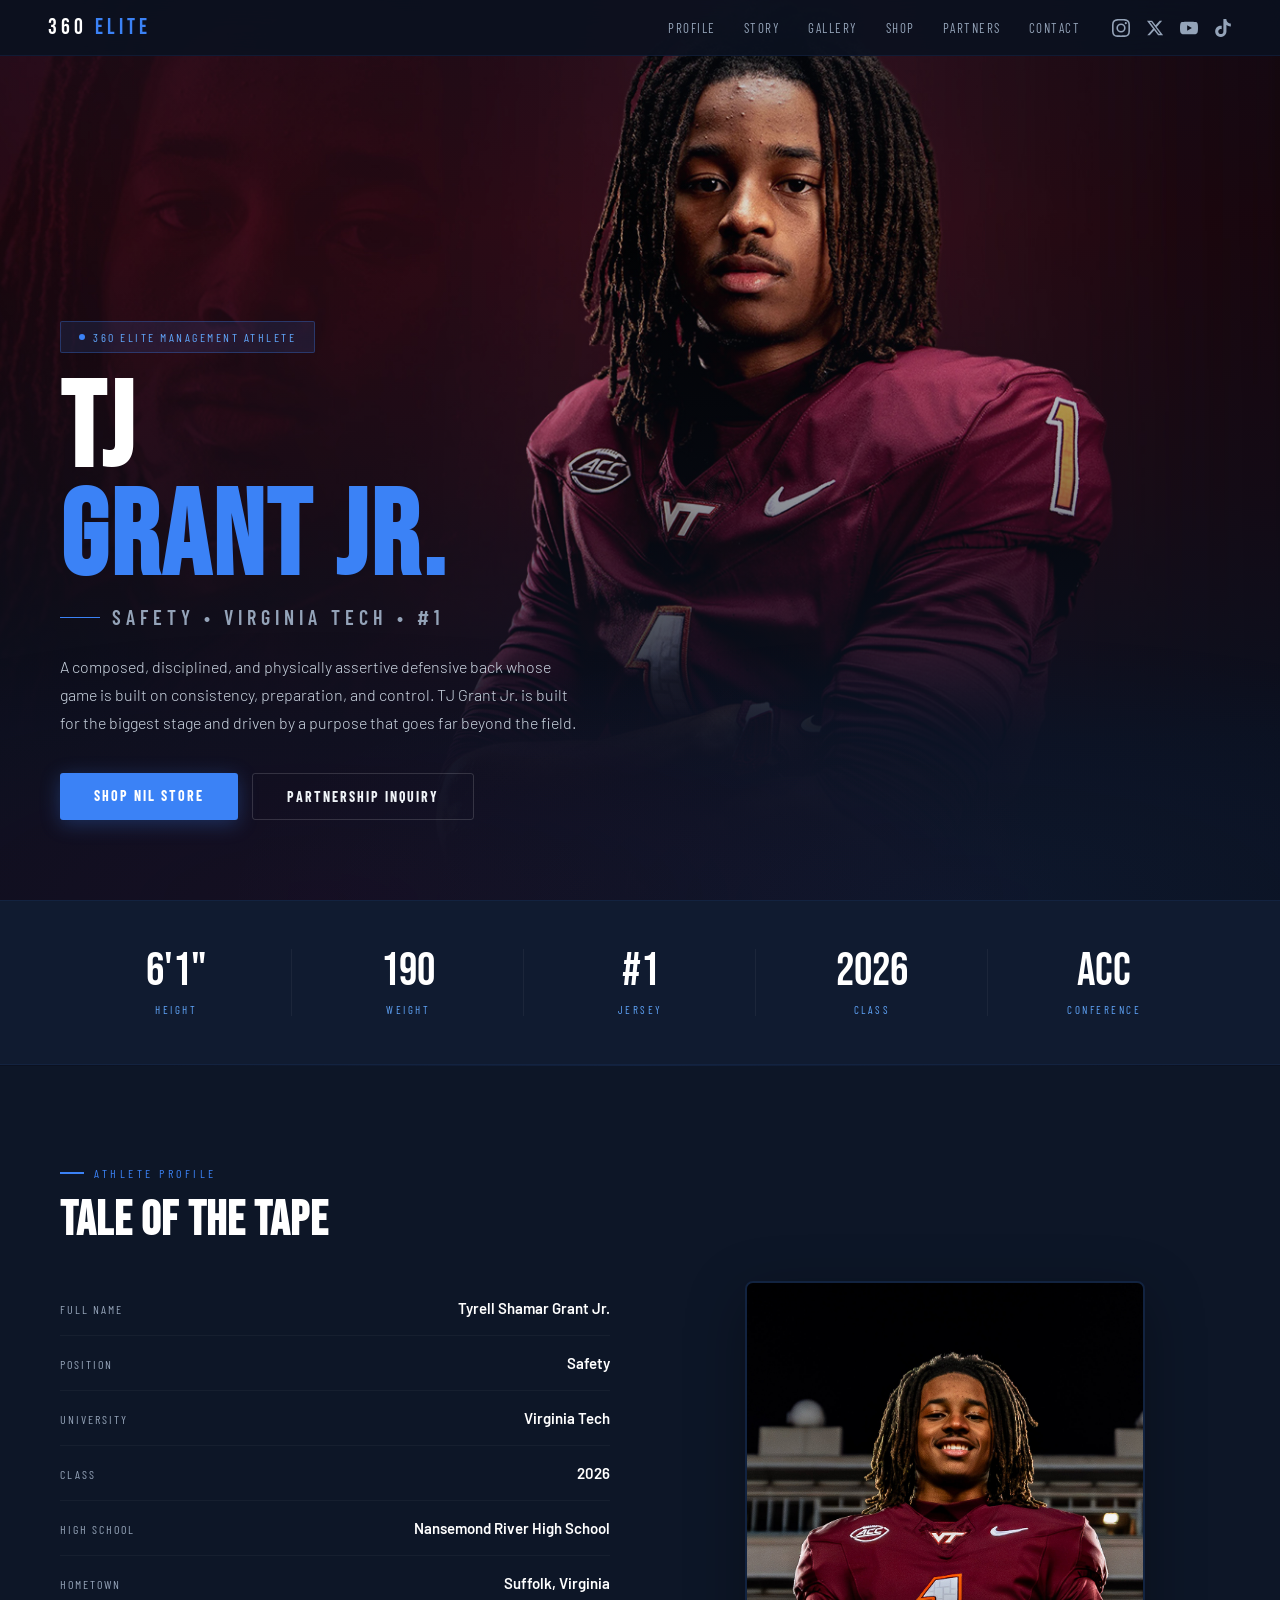
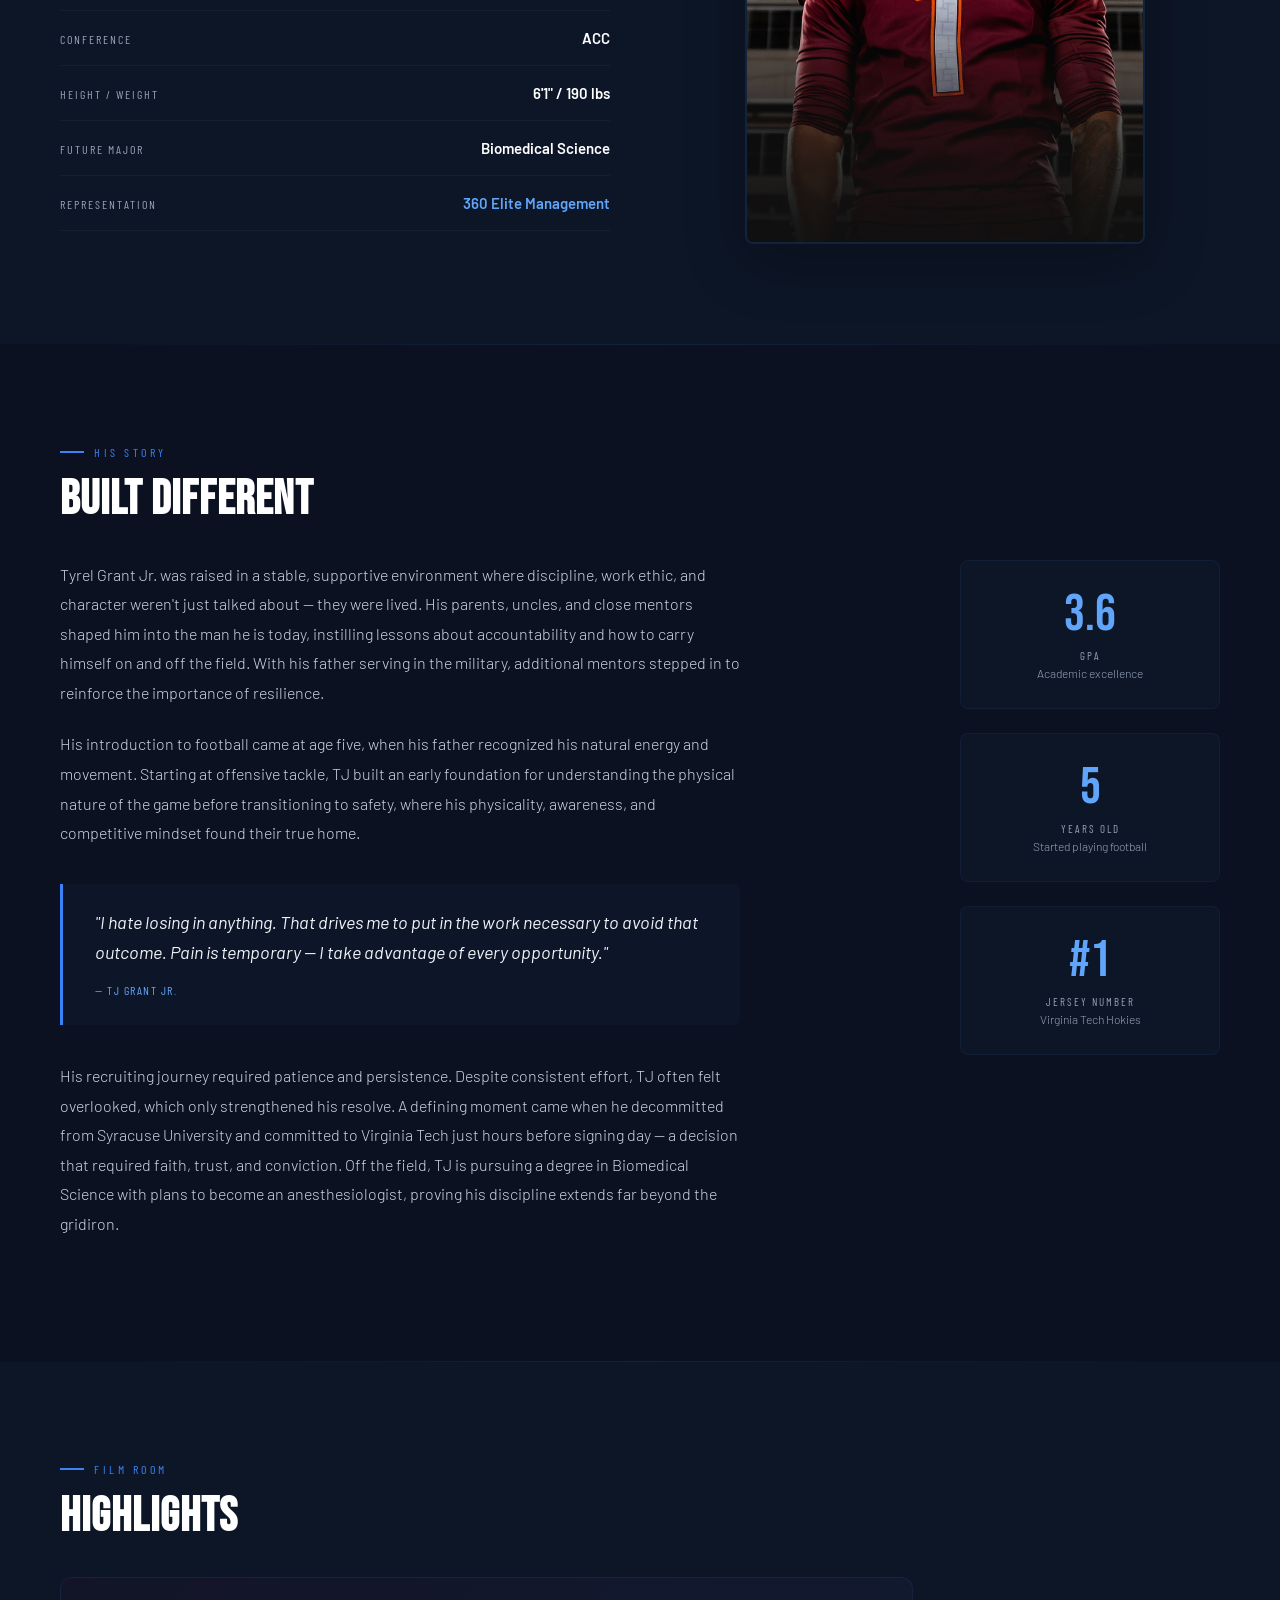
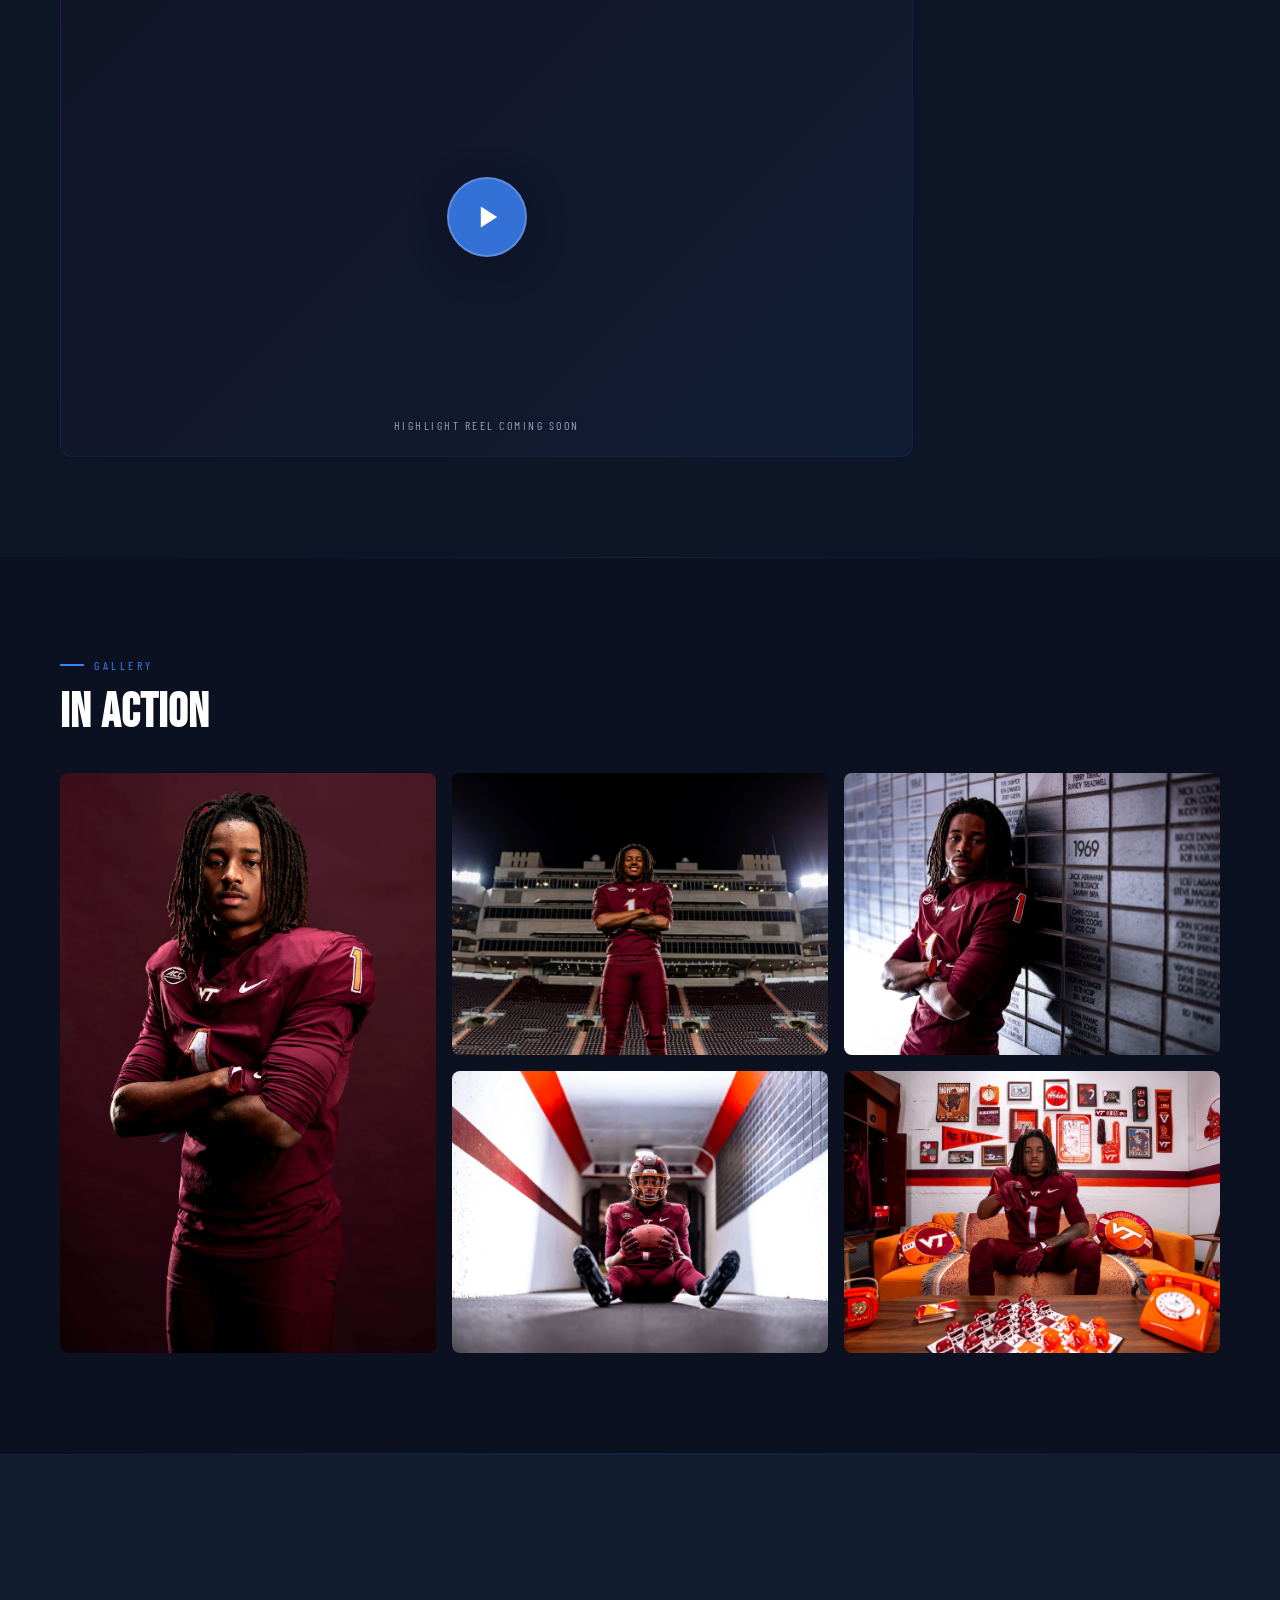
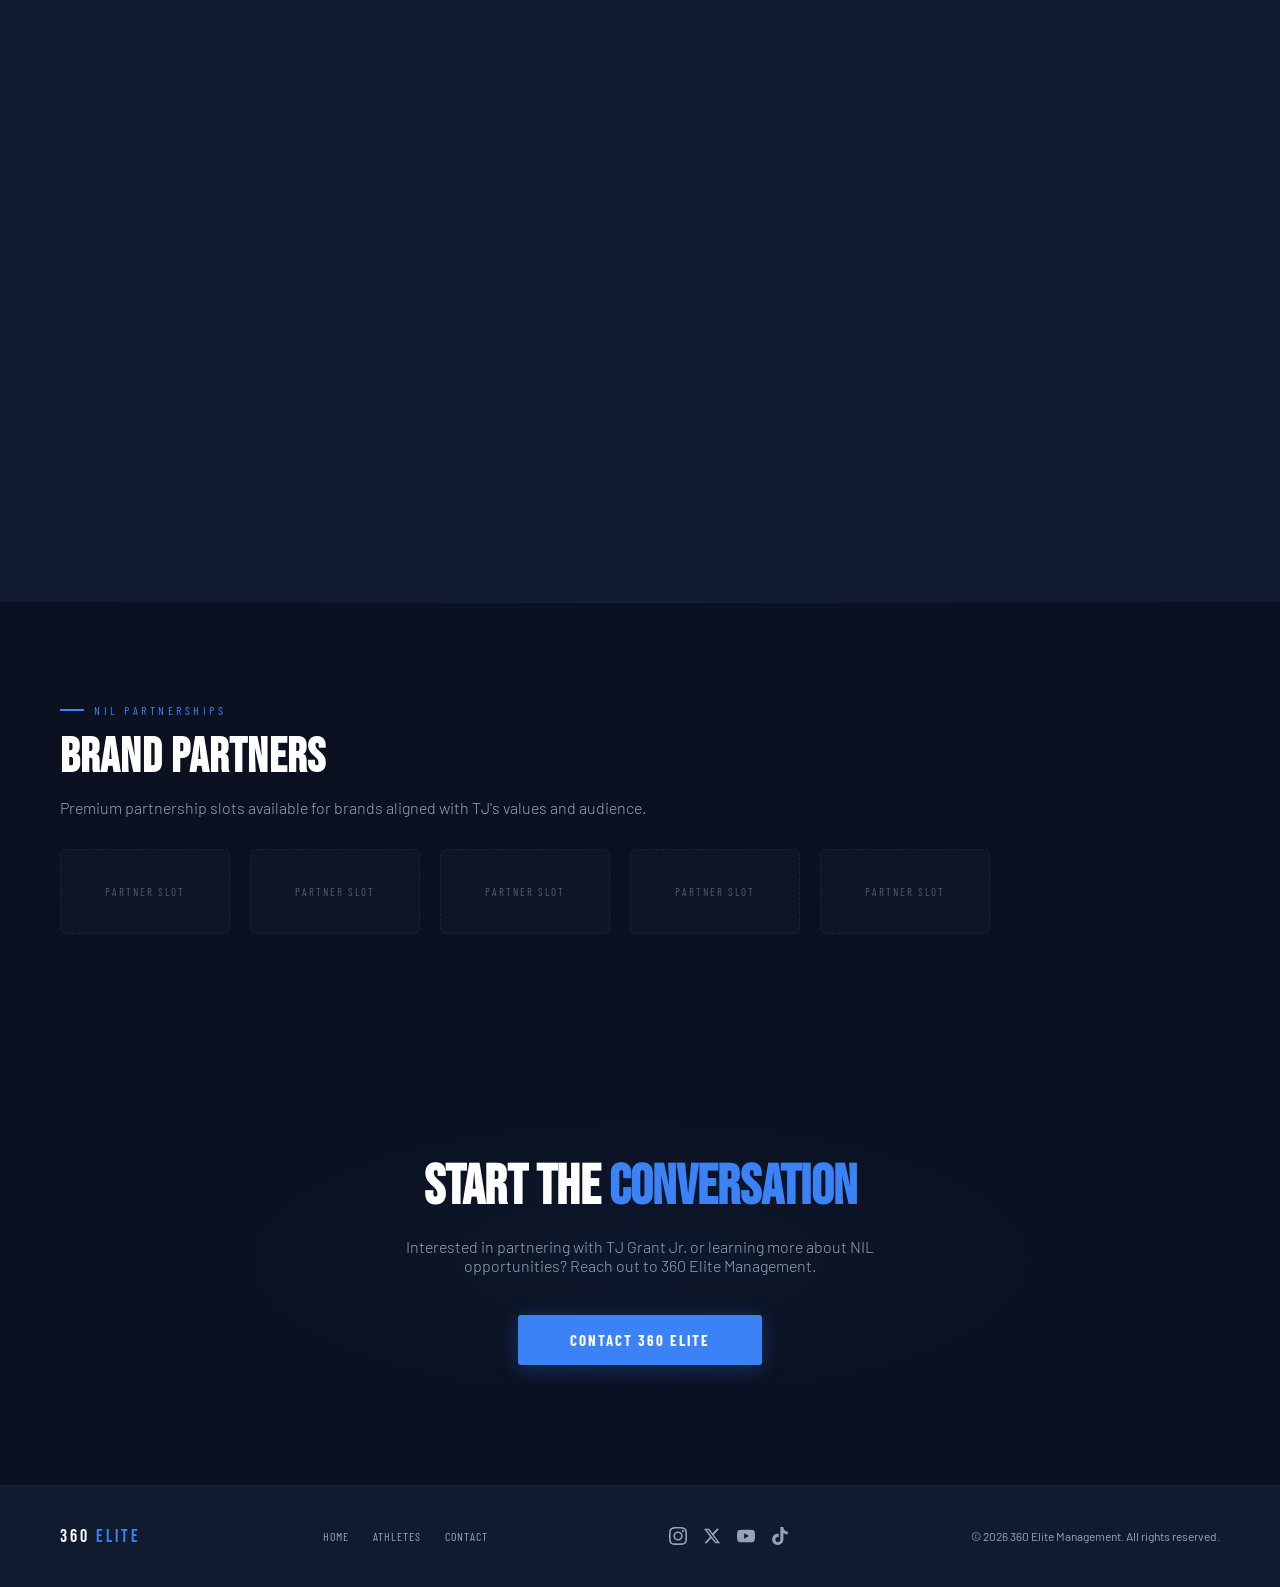
<file: index.html>
<!DOCTYPE html>
<html lang="en">
<head>
<meta charset="UTF-8">
<meta name="viewport" content="width=device-width, initial-scale=1.0">
<title>TJ Grant Jr. — 360 Elite Management</title>
<meta name="description" content="TJ Grant Jr. | Safety | Virginia Tech | 360 Elite Management Athlete">
<link rel="preconnect" href="https://fonts.googleapis.com">
<link href="https://fonts.googleapis.com/css2?family=Bebas+Neue&family=Barlow:wght@300;400;500;600;700&family=Barlow+Condensed:wght@400;600;700&display=swap" rel="stylesheet">
<style>
/* ============================================================
   ATHLETE DATA — Change this JSON block to swap athletes
   ============================================================ */
:root {
  /* BRAND */
  --navy: #0B1120;
  --navy-mid: #101B30;
  --navy-light: #17263F;
  --blue: #3B82F6;
  --blue-light: #60A5FA;
  --blue-dark: #2563EB;
  --white: #F0F4F8;
  --white-pure: #FFFFFF;
  --gray: #94A3B8;
  --gray-light: #CBD5E1;
  --surface: #0D1627;
  /* ATHLETE ACCENT (VT Maroon) */
  --accent: #630031;
  --accent-light: #861f4f;
  --accent-dark: #4a0024;
}

* { margin:0; padding:0; box-sizing:border-box; }
html { scroll-behavior:smooth; }
body {
  font-family:'Barlow',sans-serif;
  background:var(--navy);
  color:var(--white);
  overflow-x:hidden;
}

/* SCROLLBAR */
::-webkit-scrollbar { width:6px; }
::-webkit-scrollbar-track { background:var(--navy); }
::-webkit-scrollbar-thumb { background:var(--blue); border-radius:3px; }

/* REVEAL */
.reveal { opacity:0; transform:translateY(40px); transition:opacity .7s cubic-bezier(.16,1,.3,1), transform .7s cubic-bezier(.16,1,.3,1); }
.reveal.visible { opacity:1; transform:translateY(0); }
.reveal-delay-1 { transition-delay:.1s; }
.reveal-delay-2 { transition-delay:.2s; }
.reveal-delay-3 { transition-delay:.3s; }
.reveal-delay-4 { transition-delay:.4s; }

/* ===== TOP BAR ===== */
.top-bar {
  background:rgba(11,17,32,.9);
  backdrop-filter:blur(20px);
  -webkit-backdrop-filter:blur(20px);
  border-bottom:1px solid rgba(59,130,246,.1);
  padding:14px 48px;
  display:flex; justify-content:space-between; align-items:center;
  position:fixed; top:0; left:0; right:0; z-index:100;
  transition:all .3s;
}
.top-bar.scrolled { padding:10px 48px; background:rgba(11,17,32,.97); box-shadow:0 4px 30px rgba(0,0,0,.3); }
.top-bar .logo-text { font-family:'Bebas Neue',sans-serif; font-size:22px; color:var(--white-pure); letter-spacing:4px; }
.top-bar .logo-text span { color:var(--blue); }
.top-bar-right { display:flex; align-items:center; gap:32px; }
.top-bar nav { display:flex; gap:28px; }
.top-bar nav a {
  color:var(--gray); text-decoration:none;
  font-family:'Barlow Condensed',sans-serif; font-size:13px;
  letter-spacing:1.5px; text-transform:uppercase; transition:color .3s; position:relative;
}
.top-bar nav a::after { content:''; position:absolute; bottom:-4px; left:0; width:0; height:2px; background:var(--blue); transition:width .3s; }
.top-bar nav a:hover { color:var(--white-pure); }
.top-bar nav a:hover::after { width:100%; }
.social-icons { display:flex; gap:16px; align-items:center; }
.social-icons a { color:var(--gray); text-decoration:none; transition:color .3s, transform .3s; display:flex; align-items:center; }
.social-icons a:hover { color:var(--blue-light); transform:translateY(-2px); }
.social-icons a svg { width:18px; height:18px; fill:currentColor; }

/* MOBILE NAV */
.mobile-toggle { display:none; background:none; border:none; color:var(--white); font-size:24px; cursor:pointer; padding:4px; z-index:101; }
.mobile-nav {
  display:none; position:fixed; inset:0;
  background:rgba(11,17,32,.98); backdrop-filter:blur(20px); -webkit-backdrop-filter:blur(20px);
  z-index:99; flex-direction:column; align-items:center; justify-content:center; gap:32px;
}
.mobile-nav.open { display:flex; }
.mobile-nav a { color:var(--white); text-decoration:none; font-family:'Bebas Neue',sans-serif; font-size:36px; letter-spacing:4px; transition:color .3s; }
.mobile-nav a:hover { color:var(--blue); }
.mobile-nav .social-icons { margin-top:20px; gap:24px; }
.mobile-nav .social-icons a svg { width:24px; height:24px; }

/* ===== HERO — FULL BLEED IMMERSIVE WITH PARALLAX ===== */
.hero { min-height:100vh; position:relative; display:flex; align-items:flex-end; overflow:hidden; }
.hero-bg {
  position:absolute; inset:0; z-index:1;
  will-change:transform;
}
.hero-bg img { width:100%; height:115%; object-fit:cover; object-position:center 30%; position:absolute; top:-5%; }
.hero-bg::after {
  content:''; position:absolute; inset:0;
  background:linear-gradient(to bottom, rgba(11,17,32,.35) 0%, rgba(11,17,32,.1) 25%, rgba(11,17,32,.45) 55%, rgba(11,17,32,.97) 82%, var(--navy) 100%);
}
.hero-glow {
  position:absolute; bottom:0; left:0; right:0; height:350px;
  background:radial-gradient(ellipse at 25% 100%, rgba(99,0,49,.12) 0%, transparent 55%),
             radial-gradient(ellipse at 75% 100%, rgba(59,130,246,.06) 0%, transparent 55%);
  z-index:2; pointer-events:none;
}
.hero-content {
  position:relative; z-index:3; padding:0 60px 80px; width:100%; max-width:900px;
  animation:heroIn 1.2s cubic-bezier(.16,1,.3,1) forwards;
}
@keyframes heroIn { from{opacity:0;transform:translateY(50px)} to{opacity:1;transform:translateY(0)} }

.hero-content .badge {
  display:inline-flex; align-items:center; gap:8px;
  background:rgba(59,130,246,.12); border:1px solid rgba(59,130,246,.3);
  color:var(--blue-light); font-family:'Barlow Condensed',sans-serif;
  font-size:12px; letter-spacing:2.5px; text-transform:uppercase;
  padding:8px 18px; border-radius:2px; margin-bottom:24px;
}
.badge-dot { width:6px; height:6px; background:var(--blue); border-radius:50%; animation:pulse 2s infinite; }
@keyframes pulse { 0%,100%{opacity:1} 50%{opacity:.4} }

.hero-content h1 { font-family:'Bebas Neue',sans-serif; font-size:clamp(64px,10vw,120px); line-height:.9; letter-spacing:3px; margin-bottom:12px; }
.hero-content h1 .first { color:var(--white-pure); }
.hero-content h1 .last { color:var(--blue); }
.hero-content .tagline {
  font-family:'Barlow Condensed',sans-serif; font-size:20px; font-weight:600;
  letter-spacing:5px; text-transform:uppercase; color:var(--gray);
  margin-bottom:24px; display:flex; align-items:center; gap:12px;
}
.tagline-line { width:40px; height:1px; background:var(--blue); }
.hero-content p { font-size:16px; line-height:1.75; color:var(--gray-light); max-width:520px; margin-bottom:36px; font-weight:300; }
.hero-cta { display:flex; gap:14px; flex-wrap:wrap; }
.hero-cta a {
  padding:14px 34px; text-decoration:none; font-family:'Barlow Condensed',sans-serif;
  font-size:14px; font-weight:700; letter-spacing:2px; text-transform:uppercase;
  border-radius:3px; transition:all .3s cubic-bezier(.16,1,.3,1);
}
.btn-blue { background:var(--blue); color:var(--white-pure); box-shadow:0 4px 20px rgba(59,130,246,.3); }
.btn-blue:hover { background:var(--blue-light); transform:translateY(-2px); box-shadow:0 6px 28px rgba(59,130,246,.4); }
.btn-outline { background:transparent; color:var(--white); border:1px solid rgba(255,255,255,.15); }
.btn-outline:hover { border-color:var(--blue); color:var(--blue-light); transform:translateY(-2px); }

/* ===== STATS BAR — ANIMATED COUNTERS ===== */
.stats-bar {
  background:var(--navy-mid);
  border-top:1px solid rgba(59,130,246,.08);
  border-bottom:1px solid rgba(59,130,246,.08);
  display:grid; grid-template-columns:repeat(5,1fr);
  text-align:center; padding:48px 60px;
}
.stat-item { position:relative; padding:0 12px; }
.stat-item:not(:last-child)::after { content:''; position:absolute; right:0; top:0; bottom:0; width:1px; background:rgba(255,255,255,.05); }
.stat-item .stat-val {
  font-family:'Bebas Neue',sans-serif; font-size:46px; color:var(--white-pure); line-height:1;
  transition:color .3s;
}
.stat-item:hover .stat-val { color:var(--blue-light); }
.stat-item .stat-label {
  font-family:'Barlow Condensed',sans-serif; font-size:11px;
  letter-spacing:2.5px; text-transform:uppercase; color:var(--blue-light); margin-top:8px;
}

/* ===== SECTION DIVIDERS ===== */
.section-divider {
  height:1px; margin:0 60px;
  background:linear-gradient(90deg, transparent, rgba(59,130,246,.15), transparent);
}
.section { padding:100px 60px; }
.section-label {
  font-family:'Barlow Condensed',sans-serif; font-size:12px;
  letter-spacing:3.5px; text-transform:uppercase; color:var(--blue);
  margin-bottom:12px; display:flex; align-items:center; gap:10px;
}
.section-label::before { content:''; width:24px; height:2px; background:var(--blue); }
.section h2 {
  font-family:'Bebas Neue',sans-serif; font-size:48px;
  letter-spacing:1px; margin-bottom:32px; color:var(--white-pure);
}

/* ===== TAPE / PROFILE ===== */
.tape { background:var(--surface); }
.tape-grid { display:grid; grid-template-columns:1fr 1fr; gap:60px; align-items:start; }
.tape-details { display:flex; flex-direction:column; }
.tape-row {
  padding:18px 0; border-bottom:1px solid rgba(255,255,255,.04);
  display:flex; justify-content:space-between; align-items:baseline; transition:background .3s;
}
.tape-row:hover { background:rgba(59,130,246,.03); }
.tape-row .label { font-family:'Barlow Condensed',sans-serif; font-size:12px; letter-spacing:2px; text-transform:uppercase; color:var(--gray); }
.tape-row .value { font-size:15px; font-weight:600; color:var(--white-pure); }
.tape-image { display:flex; justify-content:center; }
.tape-image img {
  width:100%; max-width:400px; border-radius:8px;
  border:2px solid rgba(59,130,246,.12);
  box-shadow:0 16px 60px rgba(0,0,0,.3); transition:transform .4s;
}
.tape-image img:hover { transform:scale(1.03); }

/* ===== STORY + STAT CALLOUTS ===== */
.story-layout { display:grid; grid-template-columns:1fr 260px; gap:60px; align-items:start; }
.story-content { max-width:680px; }
.story-content p { font-size:16px; line-height:1.85; color:var(--gray-light); margin-bottom:22px; font-weight:300; }
.story-content blockquote {
  border-left:3px solid var(--blue); padding:24px 32px; margin:36px 0;
  background:rgba(59,130,246,.04); border-radius:0 6px 6px 0;
  font-style:italic; color:var(--white); font-size:18px; line-height:1.65;
}
.story-content blockquote cite {
  display:block; margin-top:14px; font-style:normal; font-size:12px;
  letter-spacing:1.5px; color:var(--blue-light);
  font-family:'Barlow Condensed',sans-serif; text-transform:uppercase;
}

/* STAT SIDEBAR CALLOUTS */
.story-sidebar { display:flex; flex-direction:column; gap:24px; position:sticky; top:120px; }
.stat-callout {
  background:var(--surface); border:1px solid rgba(59,130,246,.08);
  border-radius:8px; padding:28px 24px; text-align:center;
  transition:border-color .3s, transform .3s;
}
.stat-callout:hover { border-color:rgba(59,130,246,.2); transform:translateY(-4px); }
.stat-callout .callout-val {
  font-family:'Bebas Neue',sans-serif; font-size:52px; color:var(--blue-light); line-height:1;
}
.stat-callout .callout-label {
  font-family:'Barlow Condensed',sans-serif; font-size:11px;
  letter-spacing:2px; text-transform:uppercase; color:var(--gray); margin-top:8px;
}
.stat-callout .callout-sub {
  font-size:12px; color:var(--gray); margin-top:4px; font-weight:300;
}

/* ===== HIGHLIGHTS PLACEHOLDER ===== */
.highlights { background:var(--surface); }
.highlights-placeholder {
  margin-top:32px; border-radius:12px; overflow:hidden;
  background:linear-gradient(135deg, rgba(99,0,49,.08), rgba(59,130,246,.06));
  border:1px solid rgba(59,130,246,.1);
  display:flex; align-items:center; justify-content:center;
  aspect-ratio:16/9; max-height:480px;
  position:relative; cursor:pointer; transition:border-color .3s;
}
.highlights-placeholder:hover { border-color:rgba(59,130,246,.25); }
.highlights-placeholder:hover .play-btn { transform:translate(-50%,-50%) scale(1.1); background:var(--blue); }
.play-btn {
  position:absolute; top:50%; left:50%; transform:translate(-50%,-50%);
  width:80px; height:80px; border-radius:50%;
  background:rgba(59,130,246,.85); border:2px solid rgba(255,255,255,.2);
  display:flex; align-items:center; justify-content:center;
  transition:all .3s; box-shadow:0 8px 40px rgba(0,0,0,.3);
}
.play-btn svg { width:28px; height:28px; fill:white; margin-left:4px; }
.highlights-coming {
  position:absolute; bottom:24px; left:50%; transform:translateX(-50%);
  font-family:'Barlow Condensed',sans-serif; font-size:12px;
  letter-spacing:2.5px; text-transform:uppercase; color:var(--gray);
}

/* ===== GALLERY — SWIPE CAROUSEL ON MOBILE ===== */
.gallery-grid {
  display:grid; grid-template-columns:repeat(3,1fr);
  gap:16px; margin-top:32px;
}
.gallery-item {
  border-radius:8px; overflow:hidden; position:relative;
  aspect-ratio:4/3; cursor:pointer;
}
.gallery-item img { width:100%; height:100%; object-fit:cover; transition:transform .6s cubic-bezier(.16,1,.3,1); }
.gallery-item:hover img { transform:scale(1.08); }
.gallery-item::after {
  content:''; position:absolute; inset:0;
  background:linear-gradient(to top, rgba(11,17,32,.5) 0%, transparent 50%);
  opacity:0; transition:opacity .3s;
}
.gallery-item:hover::after { opacity:1; }
.gallery-item.tall { grid-row:span 2; aspect-ratio:auto; }

/* ===== NIL STORE ===== */
.store { background:var(--navy-mid); border-top:1px solid rgba(59,130,246,.08); }
.store-grid {
  display:grid; grid-template-columns:repeat(3,1fr);
  gap:20px; margin-top:32px;
}
.product-card {
  background:var(--surface); border:1px solid rgba(255,255,255,.04);
  border-radius:6px; overflow:hidden;
  transition:all .4s cubic-bezier(.16,1,.3,1); cursor:pointer;
}
.product-card:hover { border-color:rgba(59,130,246,.25); transform:translateY(-6px); box-shadow:0 20px 60px rgba(0,0,0,.3); }
.product-img {
  width:100%; height:280px;
  background:linear-gradient(135deg, #0a0a14, #0d0d1a);
  display:flex; align-items:center; justify-content:center;
  position:relative; overflow:hidden;
}
.product-img .tag {
  position:absolute; top:14px; left:14px; background:var(--blue); color:var(--white-pure);
  font-family:'Barlow Condensed',sans-serif; font-size:10px;
  letter-spacing:1.5px; text-transform:uppercase; padding:5px 12px; border-radius:2px; font-weight:700;
}
.product-img img { width:100%; height:100%; object-fit:contain; padding:24px; }

/* CSS PRODUCT MOCKUPS */
.mockup-tshirt, .mockup-snapback {
  position:relative; display:flex; align-items:center; justify-content:center;
  width:100%; height:100%;
}
.mockup-tshirt svg, .mockup-snapback svg { max-height:200px; filter:drop-shadow(0 8px 24px rgba(0,0,0,.4)); }

.product-info { padding:20px; }
.product-info h4 {
  font-family:'Barlow Condensed',sans-serif; font-size:15px; font-weight:600;
  letter-spacing:1px; text-transform:uppercase; margin-bottom:8px; color:var(--white-pure);
}
.product-info .price { font-family:'Bebas Neue',sans-serif; font-size:26px; color:var(--blue-light); }
.product-info .desc { font-size:13px; color:var(--gray); margin-top:6px; font-weight:300; }

/* ===== PARTNERS ===== */
.partners-grid { display:flex; gap:20px; flex-wrap:wrap; margin-top:32px; }
.partner-slot {
  width:170px; height:85px; background:var(--surface);
  border:1px dashed rgba(59,130,246,.15); border-radius:6px;
  display:flex; align-items:center; justify-content:center;
  font-family:'Barlow Condensed',sans-serif; font-size:11px;
  letter-spacing:2px; text-transform:uppercase; color:rgba(148,163,184,.5);
  transition:all .3s;
}
.partner-slot:hover { border-color:rgba(59,130,246,.3); color:var(--gray); }
.partner-cta-mobile {
  display:none; margin-top:24px;
  text-align:center;
}
.partner-cta-mobile a {
  display:inline-block; padding:14px 40px;
  background:transparent; border:1px solid rgba(59,130,246,.3);
  color:var(--blue-light); text-decoration:none;
  font-family:'Barlow Condensed',sans-serif; font-size:14px;
  font-weight:700; letter-spacing:2px; text-transform:uppercase;
  border-radius:3px; transition:all .3s;
}
.partner-cta-mobile a:hover { background:var(--blue); color:white; }

/* ===== CTA ===== */
.cta-section { text-align:center; padding:120px 60px; position:relative; }
.cta-section::before {
  content:''; position:absolute; inset:0;
  background:radial-gradient(ellipse at center, rgba(59,130,246,.06) 0%, transparent 55%);
  pointer-events:none;
}
.cta-section h2 { font-family:'Bebas Neue',sans-serif; font-size:56px; margin-bottom:16px; color:var(--white-pure); }
.cta-section h2 span { color:var(--blue); }
.cta-section p { color:var(--gray); font-size:16px; margin-bottom:40px; max-width:480px; margin-left:auto; margin-right:auto; font-weight:300; }
.cta-section a.cta-btn {
  display:inline-block; padding:16px 52px; background:var(--blue); color:var(--white-pure);
  text-decoration:none; font-family:'Barlow Condensed',sans-serif; font-size:15px;
  font-weight:700; letter-spacing:2px; text-transform:uppercase; border-radius:3px;
  box-shadow:0 4px 20px rgba(59,130,246,.3); transition:all .3s;
}
.cta-section a.cta-btn:hover { background:var(--blue-light); transform:translateY(-2px); box-shadow:0 8px 32px rgba(59,130,246,.4); }

/* ===== FOOTER ===== */
footer {
  background:var(--navy-mid); border-top:1px solid rgba(59,130,246,.08);
  padding:40px 60px; display:flex; justify-content:space-between; align-items:center;
}
footer .logo-text { font-family:'Bebas Neue',sans-serif; font-size:18px; color:var(--white-pure); letter-spacing:3px; }
footer .logo-text span { color:var(--blue); }
footer .copy { font-size:12px; color:var(--gray); }
footer .footer-center { display:flex; gap:24px; align-items:center; }
footer .footer-center a {
  color:var(--gray); text-decoration:none; font-size:12px; letter-spacing:1px;
  text-transform:uppercase; font-family:'Barlow Condensed',sans-serif; transition:color .3s;
}
footer .footer-center a:hover { color:var(--blue-light); }
footer .social-icons a { color:var(--gray); }
footer .social-icons a:hover { color:var(--blue-light); }

/* ===== MODAL ===== */
.modal-overlay {
  position:fixed; inset:0; background:rgba(0,0,0,.8);
  backdrop-filter:blur(12px); -webkit-backdrop-filter:blur(12px);
  z-index:200; display:flex; align-items:center; justify-content:center;
  opacity:0; pointer-events:none; transition:opacity .35s ease; padding:20px;
}
.modal-overlay.open { opacity:1; pointer-events:all; }
.modal {
  background:var(--navy-mid); border:1px solid rgba(59,130,246,.15);
  border-radius:10px; width:100%; max-width:820px; max-height:90vh;
  overflow-y:auto; transform:translateY(30px) scale(.96);
  transition:transform .4s cubic-bezier(.16,1,.3,1);
  box-shadow:0 40px 120px rgba(0,0,0,.6);
}
.modal-overlay.open .modal { transform:translateY(0) scale(1); }
.modal-close {
  position:absolute; top:16px; right:20px;
  background:rgba(255,255,255,.08); border:1px solid rgba(255,255,255,.1);
  color:var(--white); width:36px; height:36px; border-radius:50%;
  font-size:18px; cursor:pointer; display:flex; align-items:center;
  justify-content:center; transition:all .3s; z-index:5;
}
.modal-close:hover { background:rgba(59,130,246,.2); border-color:var(--blue); }
.modal-body { display:grid; grid-template-columns:1fr 1fr; position:relative; }
.modal-img {
  background:var(--navy); display:flex; align-items:center; justify-content:center;
  padding:32px; min-height:400px; border-radius:10px 0 0 10px;
  position:relative; overflow:hidden;
}
.modal-img .img-badge {
  position:absolute; top:16px; left:16px; background:var(--blue); color:white;
  font-family:'Barlow Condensed',sans-serif; font-size:10px;
  letter-spacing:1.5px; text-transform:uppercase; font-weight:700;
  padding:5px 12px; border-radius:2px; z-index:3;
}
.modal-img .product-display { max-width:80%; max-height:300px; }
.modal-img .product-display img { width:100%; height:100%; object-fit:contain; }
.modal-details { padding:36px 32px; display:flex; flex-direction:column; }
.modal-details .product-cat {
  font-family:'Barlow Condensed',sans-serif; font-size:11px;
  letter-spacing:2.5px; text-transform:uppercase; color:var(--blue); margin-bottom:8px;
}
.modal-details h3 { font-family:'Bebas Neue',sans-serif; font-size:36px; color:var(--white-pure); margin-bottom:6px; letter-spacing:1px; }
.modal-details .modal-price { font-family:'Bebas Neue',sans-serif; font-size:32px; color:var(--blue-light); margin-bottom:16px; }
.modal-details .modal-desc { font-size:14px; line-height:1.7; color:var(--gray-light); font-weight:300; margin-bottom:24px; }
.size-selector { margin-bottom:24px; }
.size-selector label { font-family:'Barlow Condensed',sans-serif; font-size:12px; letter-spacing:2px; text-transform:uppercase; color:var(--gray); display:block; margin-bottom:10px; }
.sizes { display:flex; gap:8px; }
.size-btn {
  width:44px; height:44px; border:1px solid rgba(255,255,255,.1);
  background:transparent; color:var(--gray); font-family:'Barlow Condensed',sans-serif;
  font-size:14px; font-weight:600; border-radius:4px; cursor:pointer; transition:all .2s;
}
.size-btn:hover { border-color:var(--blue); color:var(--white); }
.size-btn.active { background:var(--blue); border-color:var(--blue); color:white; }
.qty-row { display:flex; align-items:center; gap:16px; margin-bottom:28px; }
.qty-row label { font-family:'Barlow Condensed',sans-serif; font-size:12px; letter-spacing:2px; text-transform:uppercase; color:var(--gray); }
.qty-control { display:flex; align-items:center; border:1px solid rgba(255,255,255,.1); border-radius:4px; overflow:hidden; }
.qty-btn { width:36px; height:36px; background:rgba(255,255,255,.04); border:none; color:var(--white); font-size:16px; cursor:pointer; transition:background .2s; }
.qty-btn:hover { background:rgba(59,130,246,.2); }
.qty-val { width:44px; text-align:center; font-family:'Barlow',sans-serif; font-weight:600; font-size:14px; color:var(--white); background:transparent; border:none; border-left:1px solid rgba(255,255,255,.06); border-right:1px solid rgba(255,255,255,.06); height:36px; }
.checkout-btn {
  width:100%; padding:16px; background:var(--blue); color:white; border:none;
  font-family:'Barlow Condensed',sans-serif; font-size:15px; font-weight:700;
  letter-spacing:2px; text-transform:uppercase; border-radius:4px; cursor:pointer;
  box-shadow:0 4px 20px rgba(59,130,246,.3); transition:all .3s; margin-bottom:12px;
}
.checkout-btn:hover { background:var(--blue-light); transform:translateY(-2px); }
.checkout-btn.added { background:#10B981; box-shadow:0 4px 20px rgba(16,185,129,.3); }
.secure-note { text-align:center; font-size:11px; color:var(--gray); display:flex; align-items:center; justify-content:center; gap:6px; }
.checkout-panel { display:none; padding:0 32px 32px; }
.checkout-panel.visible { display:block; }
.checkout-divider { height:1px; background:rgba(255,255,255,.06); margin-bottom:24px; }
.cart-summary { margin-bottom:20px; }
.cart-item { display:flex; justify-content:space-between; align-items:center; padding:12px 0; border-bottom:1px solid rgba(255,255,255,.04); }
.cart-item .ci-name { font-size:14px; font-weight:500; }
.cart-item .ci-meta { font-size:12px; color:var(--gray); }
.cart-item .ci-price { font-family:'Bebas Neue',sans-serif; font-size:20px; color:var(--blue-light); }
.cart-total { display:flex; justify-content:space-between; padding:16px 0 0; font-family:'Barlow Condensed',sans-serif; font-size:14px; letter-spacing:1.5px; text-transform:uppercase; }
.cart-total .total-price { font-family:'Bebas Neue',sans-serif; font-size:28px; color:var(--white-pure); }
.checkout-form { display:flex; flex-direction:column; gap:12px; }
.form-row { display:flex; gap:12px; }
.form-row .field { flex:1; }
.field input { width:100%; padding:12px 14px; background:rgba(255,255,255,.04); border:1px solid rgba(255,255,255,.08); border-radius:4px; color:var(--white); font-family:'Barlow',sans-serif; font-size:14px; transition:border-color .3s; }
.field input::placeholder { color:rgba(148,163,184,.5); }
.field input:focus { outline:none; border-color:var(--blue); background:rgba(59,130,246,.04); }
.field label { display:block; font-family:'Barlow Condensed',sans-serif; font-size:11px; letter-spacing:1.5px; text-transform:uppercase; color:var(--gray); margin-bottom:6px; }
.stripe-placeholder { padding:14px; background:rgba(255,255,255,.03); border:1px dashed rgba(59,130,246,.2); border-radius:4px; text-align:center; font-size:12px; color:var(--gray); font-family:'Barlow Condensed',sans-serif; letter-spacing:1.5px; margin:8px 0; }
.pay-btn { width:100%; padding:16px; background:#10B981; color:white; border:none; font-family:'Barlow Condensed',sans-serif; font-size:15px; font-weight:700; letter-spacing:2px; text-transform:uppercase; border-radius:4px; cursor:pointer; transition:all .3s; margin-top:8px; box-shadow:0 4px 20px rgba(16,185,129,.3); }
.pay-btn:hover { background:#34D399; transform:translateY(-2px); }
.success-screen { display:none; text-align:center; padding:60px 32px; }
.success-screen.visible { display:block; }
.success-check { width:64px; height:64px; border-radius:50%; background:rgba(16,185,129,.15); border:2px solid #10B981; display:flex; align-items:center; justify-content:center; margin:0 auto 20px; font-size:28px; }
.success-screen h3 { font-family:'Bebas Neue',sans-serif; font-size:32px; color:var(--white-pure); margin-bottom:8px; }
.success-screen p { color:var(--gray); font-size:14px; font-weight:300; }

/* ===== RESPONSIVE ===== */
@media(max-width:1024px){
  .hero-content{padding:0 36px 60px}
  .tape-grid{grid-template-columns:1fr}
  .tape-image{order:-1;margin-bottom:20px}
  .story-layout{grid-template-columns:1fr;gap:32px}
  .story-sidebar{position:static;flex-direction:row;flex-wrap:wrap}
  .stat-callout{flex:1;min-width:140px}
  .section{padding:80px 36px}
  .gallery-grid{grid-template-columns:1fr 1fr}
  .gallery-item.tall{grid-row:span 1;aspect-ratio:4/3}
  .store-grid{grid-template-columns:1fr 1fr}
}
@media(max-width:768px){
  .top-bar{padding:12px 20px}
  .top-bar.scrolled{padding:10px 20px}
  .top-bar nav{display:none}
  .top-bar .social-icons{display:none}
  .mobile-toggle{display:block}
  .hero{min-height:100svh}
  .hero-bg img{object-position:60% 30%}
  .hero-content{padding:0 20px 50px}
  .hero-content h1{font-size:clamp(52px,14vw,80px)}
  .hero-content .tagline{font-size:16px;letter-spacing:3px}
  .hero-content p{font-size:15px}
  .hero-cta{flex-direction:column}
  .hero-cta a{text-align:center}
  .stats-bar{grid-template-columns:repeat(3,1fr);gap:24px;padding:32px 20px}
  .stat-item:nth-child(n+4){margin-top:20px}
  .stat-item::after{display:none}
  .stat-item .stat-val{font-size:34px}
  .section{padding:60px 20px}
  .section h2{font-size:36px}
  .section-divider{margin:0 20px}
  .story-sidebar{flex-direction:column}
  .stat-callout{min-width:auto}
  /* GALLERY CAROUSEL */
  .gallery-grid{
    display:flex; overflow-x:auto; scroll-snap-type:x mandatory;
    gap:12px; padding-bottom:16px;
    -webkit-overflow-scrolling:touch;
    scrollbar-width:none;
  }
  .gallery-grid::-webkit-scrollbar{display:none}
  .gallery-item{min-width:280px;flex-shrink:0;scroll-snap-align:start;aspect-ratio:4/3}
  .gallery-item.tall{aspect-ratio:4/3}
  .store-grid{grid-template-columns:1fr 1fr}
  .partners-grid{display:none}
  .partner-cta-mobile{display:block}
  .cta-section{padding:80px 20px}
  .cta-section h2{font-size:40px}
  footer{flex-direction:column;gap:20px;text-align:center;padding:36px 20px}
  .modal-body{grid-template-columns:1fr}
  .modal-img{min-height:260px;border-radius:10px 10px 0 0}
  .modal-details{padding:24px 20px}
  .checkout-panel{padding:0 20px 24px}
  .highlights-placeholder{aspect-ratio:16/10}
}
@media(max-width:480px){
  .hero-content h1{font-size:48px}
  .hero-content .badge{font-size:10px;padding:6px 12px}
  .stats-bar{grid-template-columns:repeat(2,1fr)}
  .store-grid{grid-template-columns:1fr}
  .gallery-item{min-width:240px}
  .form-row{flex-direction:column}
  .stat-callout .callout-val{font-size:42px}
}
</style>
</head>
<body>

<!-- ====== TOP BAR ====== -->
<div class="top-bar" id="topBar">
  <span class="logo-text">360 <span>ELITE</span></span>
  <div class="top-bar-right">
    <nav>
      <a href="#tape">Profile</a>
      <a href="#story">Story</a>
      <a href="#gallery">Gallery</a>
      <a href="#store">Shop</a>
      <a href="#partners">Partners</a>
      <a href="#contact">Contact</a>
    </nav>
    <div class="social-icons">
      <a href="https://instagram.com/tygrantjr" target="_blank" rel="noopener" aria-label="Instagram"><svg viewBox="0 0 24 24"><path d="M12 2.163c3.204 0 3.584.012 4.85.07 3.252.148 4.771 1.691 4.919 4.919.058 1.265.069 1.645.069 4.849 0 3.205-.012 3.584-.069 4.849-.149 3.225-1.664 4.771-4.919 4.919-1.266.058-1.644.07-4.85.07-3.204 0-3.584-.012-4.849-.07-3.26-.149-4.771-1.699-4.919-4.92-.058-1.265-.07-1.644-.07-4.849 0-3.204.013-3.583.07-4.849.149-3.227 1.664-4.771 4.919-4.919 1.266-.057 1.645-.069 4.849-.069zM12 0C8.741 0 8.333.014 7.053.072 2.695.272.273 2.69.073 7.052.014 8.333 0 8.741 0 12c0 3.259.014 3.668.072 4.948.2 4.358 2.618 6.78 6.98 6.98C8.333 23.986 8.741 24 12 24c3.259 0 3.668-.014 4.948-.072 4.354-.2 6.782-2.618 6.979-6.98.059-1.28.073-1.689.073-4.948 0-3.259-.014-3.667-.072-4.947-.196-4.354-2.617-6.78-6.979-6.98C15.668.014 15.259 0 12 0zm0 5.838a6.162 6.162 0 100 12.324 6.162 6.162 0 000-12.324zM12 16a4 4 0 110-8 4 4 0 010 8zm6.406-11.845a1.44 1.44 0 100 2.881 1.44 1.44 0 000-2.881z"/></svg></a>
      <a href="https://x.com/tyrellgrantjr" target="_blank" rel="noopener" aria-label="X / Twitter"><svg viewBox="0 0 24 24"><path d="M18.244 2.25h3.308l-7.227 8.26 8.502 11.24H16.17l-5.214-6.817L4.99 21.75H1.68l7.73-8.835L1.254 2.25H8.08l4.713 6.231zm-1.161 17.52h1.833L7.084 4.126H5.117z"/></svg></a>
      <a href="https://youtube.com/@tjgrant2008" target="_blank" rel="noopener" aria-label="YouTube"><svg viewBox="0 0 24 24"><path d="M23.498 6.186a3.016 3.016 0 00-2.122-2.136C19.505 3.545 12 3.545 12 3.545s-7.505 0-9.377.505A3.017 3.017 0 00.502 6.186C0 8.07 0 12 0 12s0 3.93.502 5.814a3.016 3.016 0 002.122 2.136c1.871.505 9.376.505 9.376.505s7.505 0 9.377-.505a3.015 3.015 0 002.122-2.136C24 15.93 24 12 24 12s0-3.93-.502-5.814zM9.545 15.568V8.432L15.818 12l-6.273 3.568z"/></svg></a>
      <a href="https://tiktok.com/@tygrant_08" target="_blank" rel="noopener" aria-label="TikTok"><svg viewBox="0 0 24 24"><path d="M12.525.02c1.31-.02 2.61-.01 3.91-.02.08 1.53.63 3.09 1.75 4.17 1.12 1.11 2.7 1.62 4.24 1.79v4.03c-1.44-.05-2.89-.35-4.2-.97-.57-.26-1.1-.59-1.62-.93-.01 2.92.01 5.84-.02 8.75-.08 1.4-.54 2.79-1.35 3.94-1.31 1.92-3.58 3.17-5.91 3.21-1.43.08-2.86-.31-4.08-1.03-2.02-1.19-3.44-3.37-3.65-5.71-.02-.5-.03-1-.01-1.49.18-1.9 1.12-3.72 2.58-4.96 1.66-1.44 3.98-2.13 6.15-1.72.02 1.48-.04 2.96-.04 4.44-.99-.32-2.15-.23-3.02.37-.63.41-1.11 1.04-1.36 1.75-.21.51-.15 1.07-.14 1.61.24 1.64 1.82 3.02 3.5 2.87 1.12-.01 2.19-.66 2.77-1.61.19-.33.4-.67.41-1.06.1-1.79.06-3.57.07-5.36.01-4.03-.01-8.05.02-12.07z"/></svg></a>
    </div>
  </div>
  <button class="mobile-toggle" id="mobileToggle" aria-label="Menu">&#9776;</button>
</div>

<!-- MOBILE NAV -->
<div class="mobile-nav" id="mobileNav">
  <a href="#tape" onclick="closeMobileNav()">Profile</a>
  <a href="#story" onclick="closeMobileNav()">Story</a>
  <a href="#gallery" onclick="closeMobileNav()">Gallery</a>
  <a href="#store" onclick="closeMobileNav()">Shop</a>
  <a href="#partners" onclick="closeMobileNav()">Partners</a>
  <a href="#contact" onclick="closeMobileNav()">Contact</a>
  <div class="social-icons">
    <a href="https://instagram.com/tygrantjr" target="_blank" rel="noopener"><svg viewBox="0 0 24 24"><path d="M12 2.163c3.204 0 3.584.012 4.85.07 3.252.148 4.771 1.691 4.919 4.919.058 1.265.069 1.645.069 4.849 0 3.205-.012 3.584-.069 4.849-.149 3.225-1.664 4.771-4.919 4.919-1.266.058-1.644.07-4.85.07-3.204 0-3.584-.012-4.849-.07-3.26-.149-4.771-1.699-4.919-4.92-.058-1.265-.07-1.644-.07-4.849 0-3.204.013-3.583.07-4.849.149-3.227 1.664-4.771 4.919-4.919 1.266-.057 1.645-.069 4.849-.069zM12 0C8.741 0 8.333.014 7.053.072 2.695.272.273 2.69.073 7.052.014 8.333 0 8.741 0 12c0 3.259.014 3.668.072 4.948.2 4.358 2.618 6.78 6.98 6.98C8.333 23.986 8.741 24 12 24c3.259 0 3.668-.014 4.948-.072 4.354-.2 6.782-2.618 6.979-6.98.059-1.28.073-1.689.073-4.948 0-3.259-.014-3.667-.072-4.947-.196-4.354-2.617-6.78-6.979-6.98C15.668.014 15.259 0 12 0zm0 5.838a6.162 6.162 0 100 12.324 6.162 6.162 0 000-12.324zM12 16a4 4 0 110-8 4 4 0 010 8zm6.406-11.845a1.44 1.44 0 100 2.881 1.44 1.44 0 000-2.881z"/></svg></a>
    <a href="https://x.com/tyrellgrantjr" target="_blank" rel="noopener"><svg viewBox="0 0 24 24"><path d="M18.244 2.25h3.308l-7.227 8.26 8.502 11.24H16.17l-5.214-6.817L4.99 21.75H1.68l7.73-8.835L1.254 2.25H8.08l4.713 6.231zm-1.161 17.52h1.833L7.084 4.126H5.117z"/></svg></a>
    <a href="https://youtube.com/@tjgrant2008" target="_blank" rel="noopener"><svg viewBox="0 0 24 24"><path d="M23.498 6.186a3.016 3.016 0 00-2.122-2.136C19.505 3.545 12 3.545 12 3.545s-7.505 0-9.377.505A3.017 3.017 0 00.502 6.186C0 8.07 0 12 0 12s0 3.93.502 5.814a3.016 3.016 0 002.122 2.136c1.871.505 9.376.505 9.376.505s7.505 0 9.377-.505a3.015 3.015 0 002.122-2.136C24 15.93 24 12 24 12s0-3.93-.502-5.814zM9.545 15.568V8.432L15.818 12l-6.273 3.568z"/></svg></a>
    <a href="https://tiktok.com/@tygrant_08" target="_blank" rel="noopener"><svg viewBox="0 0 24 24"><path d="M12.525.02c1.31-.02 2.61-.01 3.91-.02.08 1.53.63 3.09 1.75 4.17 1.12 1.11 2.7 1.62 4.24 1.79v4.03c-1.44-.05-2.89-.35-4.2-.97-.57-.26-1.1-.59-1.62-.93-.01 2.92.01 5.84-.02 8.75-.08 1.4-.54 2.79-1.35 3.94-1.31 1.92-3.58 3.17-5.91 3.21-1.43.08-2.86-.31-4.08-1.03-2.02-1.19-3.44-3.37-3.65-5.71-.02-.5-.03-1-.01-1.49.18-1.9 1.12-3.72 2.58-4.96 1.66-1.44 3.98-2.13 6.15-1.72.02 1.48-.04 2.96-.04 4.44-.99-.32-2.15-.23-3.02.37-.63.41-1.11 1.04-1.36 1.75-.21.51-.15 1.07-.14 1.61.24 1.64 1.82 3.02 3.5 2.87 1.12-.01 2.19-.66 2.77-1.61.19-.33.4-.67.41-1.06.1-1.79.06-3.57.07-5.36.01-4.03-.01-8.05.02-12.07z"/></svg></a>
  </div>
</div>

<!-- ====== HERO ====== -->
<section class="hero">
  <div class="hero-bg" id="heroBg">
    <img src="tj-banner.jpg" alt="TJ Grant Jr. - Virginia Tech">
  </div>
  <div class="hero-glow"></div>
  <div class="hero-content">
    <div class="badge"><span class="badge-dot"></span> 360 Elite Management Athlete</div>
    <h1><span class="first">TJ</span><br><span class="last">GRANT JR.</span></h1>
    <div class="tagline"><span class="tagline-line"></span> Safety &bull; Virginia Tech &bull; #1</div>
    <p>A composed, disciplined, and physically assertive defensive back whose game is built on consistency, preparation, and control. TJ Grant Jr. is built for the biggest stage and driven by a purpose that goes far beyond the field.</p>
    <div class="hero-cta">
      <a href="#store" class="btn-blue">Shop NIL Store</a>
      <a href="#contact" class="btn-outline">Partnership Inquiry</a>
    </div>
  </div>
</section>

<!-- ====== STATS BAR ====== -->
<div class="stats-bar" id="statsBar">
  <div class="stat-item reveal"><div class="stat-val" data-target="6'1&quot;">6'1"</div><div class="stat-label">Height</div></div>
  <div class="stat-item reveal reveal-delay-1"><div class="stat-val" data-count="190">0</div><div class="stat-label">Weight</div></div>
  <div class="stat-item reveal reveal-delay-2"><div class="stat-val">#1</div><div class="stat-label">Jersey</div></div>
  <div class="stat-item reveal reveal-delay-3"><div class="stat-val" data-count="2026">0</div><div class="stat-label">Class</div></div>
  <div class="stat-item reveal reveal-delay-4"><div class="stat-val">ACC</div><div class="stat-label">Conference</div></div>
</div>

<div class="section-divider"></div>

<!-- ====== PROFILE / TAPE ====== -->
<section class="section tape" id="tape">
  <div class="section-label reveal">Athlete Profile</div>
  <h2 class="reveal">Tale of the Tape</h2>
  <div class="tape-grid">
    <div class="tape-details reveal">
      <div class="tape-row"><span class="label">Full Name</span><span class="value">Tyrell Shamar Grant Jr.</span></div>
      <div class="tape-row"><span class="label">Position</span><span class="value">Safety</span></div>
      <div class="tape-row"><span class="label">University</span><span class="value">Virginia Tech</span></div>
      <div class="tape-row"><span class="label">Class</span><span class="value">2026</span></div>
      <div class="tape-row"><span class="label">High School</span><span class="value">Nansemond River High School</span></div>
      <div class="tape-row"><span class="label">Hometown</span><span class="value">Suffolk, Virginia</span></div>
      <div class="tape-row"><span class="label">Conference</span><span class="value">ACC</span></div>
      <div class="tape-row"><span class="label">Height / Weight</span><span class="value">6'1" / 190 lbs</span></div>
      <div class="tape-row"><span class="label">Future Major</span><span class="value">Biomedical Science</span></div>
      <div class="tape-row"><span class="label">Representation</span><span class="value" style="color:var(--blue-light)">360 Elite Management</span></div>
    </div>
    <div class="tape-image reveal reveal-delay-2">
      <img src="tj-portrait.jpg" alt="TJ Grant Jr. portrait">
    </div>
  </div>
</section>

<div class="section-divider"></div>

<!-- ====== STORY + STAT CALLOUTS ====== -->
<section class="section" id="story">
  <div class="section-label reveal">His Story</div>
  <h2 class="reveal">Built Different</h2>
  <div class="story-layout">
    <div class="story-content">
      <p class="reveal">Tyrel Grant Jr. was raised in a stable, supportive environment where discipline, work ethic, and character weren't just talked about — they were lived. His parents, uncles, and close mentors shaped him into the man he is today, instilling lessons about accountability and how to carry himself on and off the field. With his father serving in the military, additional mentors stepped in to reinforce the importance of resilience.</p>
      <p class="reveal reveal-delay-1">His introduction to football came at age five, when his father recognized his natural energy and movement. Starting at offensive tackle, TJ built an early foundation for understanding the physical nature of the game before transitioning to safety, where his physicality, awareness, and competitive mindset found their true home.</p>
      <blockquote class="reveal reveal-delay-2">
        "I hate losing in anything. That drives me to put in the work necessary to avoid that outcome. Pain is temporary — I take advantage of every opportunity."
        <cite>— TJ Grant Jr.</cite>
      </blockquote>
      <p class="reveal reveal-delay-3">His recruiting journey required patience and persistence. Despite consistent effort, TJ often felt overlooked, which only strengthened his resolve. A defining moment came when he decommitted from Syracuse University and committed to Virginia Tech just hours before signing day — a decision that required faith, trust, and conviction. Off the field, TJ is pursuing a degree in Biomedical Science with plans to become an anesthesiologist, proving his discipline extends far beyond the gridiron.</p>
    </div>
    <div class="story-sidebar reveal reveal-delay-2">
      <div class="stat-callout">
        <div class="callout-val">3.6</div>
        <div class="callout-label">GPA</div>
        <div class="callout-sub">Academic excellence</div>
      </div>
      <div class="stat-callout">
        <div class="callout-val">5</div>
        <div class="callout-label">Years Old</div>
        <div class="callout-sub">Started playing football</div>
      </div>
      <div class="stat-callout">
        <div class="callout-val">#1</div>
        <div class="callout-label">Jersey Number</div>
        <div class="callout-sub">Virginia Tech Hokies</div>
      </div>
    </div>
  </div>
</section>

<div class="section-divider"></div>

<!-- ====== HIGHLIGHTS PLACEHOLDER ====== -->
<section class="section highlights" id="highlights">
  <div class="section-label reveal">Film Room</div>
  <h2 class="reveal">Highlights</h2>
  <div class="highlights-placeholder reveal reveal-delay-1">
    <div class="play-btn">
      <svg viewBox="0 0 24 24"><polygon points="5,3 19,12 5,21"/></svg>
    </div>
    <div class="highlights-coming">Highlight Reel Coming Soon</div>
  </div>
</section>

<div class="section-divider"></div>

<!-- ====== GALLERY ====== -->
<section class="section" id="gallery">
  <div class="section-label reveal">Gallery</div>
  <h2 class="reveal">In Action</h2>
  <div class="gallery-grid">
    <div class="gallery-item tall reveal"><img src="tj-studio.jpeg" alt="TJ Grant Jr. studio portrait"></div>
    <div class="gallery-item reveal reveal-delay-1"><img src="tj-stadium.jpeg" alt="TJ Grant Jr. at Lane Stadium"></div>
    <div class="gallery-item reveal reveal-delay-2"><img src="tj-wall.jpeg" alt="TJ Grant Jr. at Virginia Tech"></div>
    <div class="gallery-item reveal reveal-delay-3"><img src="tj-tunnel.jpeg" alt="TJ Grant Jr. tunnel shot"></div>
    <div class="gallery-item reveal reveal-delay-4"><img src="tj-lifestyle.jpeg" alt="TJ Grant Jr. lifestyle"></div>
  </div>
</section>

<div class="section-divider"></div>

<!-- ====== NIL STORE ====== -->
<section class="section store" id="store">
  <div class="section-label reveal">NIL Storefront</div>
  <h2 class="reveal">Shop TJ Grant Jr.</h2>
  <p class="reveal" style="color:var(--gray);font-weight:300;margin-bottom:8px;margin-top:-20px;">Official merchandise. 100% of proceeds support TJ Grant Jr. directly through his NIL rights.</p>
  <div class="store-grid">
    <div class="product-card reveal" onclick="openProduct('signature-tee')">
      <div class="product-img">
        <!-- SVG T-Shirt Mockup in Maroon -->
        <svg viewBox="0 0 300 280" fill="none" xmlns="http://www.w3.org/2000/svg" style="max-height:220px;filter:drop-shadow(0 8px 24px rgba(0,0,0,.5))">
          <path d="M90 40 L60 55 L20 80 L35 120 L65 105 L65 250 L235 250 L235 105 L265 120 L280 80 L240 55 L210 40 Q195 70 150 70 Q105 70 90 40Z" fill="#630031" stroke="#7a1045" stroke-width="1"/>
          <path d="M90 40 Q105 15 150 10 Q195 15 210 40 Q195 70 150 70 Q105 70 90 40Z" fill="#580029" stroke="#7a1045" stroke-width="1"/>
        </svg>
        <span class="tag">New Drop</span>
      </div>
      <div class="product-info"><h4>Grant Jr. Signature Tee</h4><div class="price">$34.99</div><div class="desc">Premium cotton. Maroon/Chicago. TJ1 branding.</div></div>
    </div>
    <div class="product-card reveal reveal-delay-1" onclick="openProduct('snapback')">
      <div class="product-img">
        <!-- SVG Snapback Mockup in Maroon -->
        <svg viewBox="0 0 300 240" fill="none" xmlns="http://www.w3.org/2000/svg" style="max-height:200px;filter:drop-shadow(0 8px 24px rgba(0,0,0,.5))">
          <ellipse cx="150" cy="170" rx="110" ry="18" fill="#4a0024"/>
          <path d="M50 160 Q50 90 150 80 Q250 90 250 160 L250 170 Q250 155 150 145 Q50 155 50 170Z" fill="#630031" stroke="#7a1045" stroke-width="1"/>
          <path d="M50 160 Q50 165 150 175 Q250 165 250 160" fill="#580029" stroke="#7a1045" stroke-width="1"/>
          <path d="M60 155 Q80 80 150 70 Q150 70 150 70 L150 55 Q80 65 55 145Z" fill="#6b0035" stroke="#7a1045" stroke-width=".5"/>
          <rect x="140" y="50" width="20" height="8" rx="4" fill="#7a1045"/>
        </svg>
        <span class="tag">Popular</span>
      </div>
      <div class="product-info"><h4>TJ1 Snapback</h4><div class="price">$29.99</div><div class="desc">Structured fit. Embroidered TJ1 mark.</div></div>
    </div>
    <div class="product-card reveal reveal-delay-2" onclick="openProduct('hoodie')">
      <div class="product-img">
        <img src="merch-hoodie.png" alt="TJ Grant Jr. Hoodie">
        <span class="tag">Premium</span>
      </div>
      <div class="product-info"><h4>Elite Performance Hoodie</h4><div class="price">$54.99</div><div class="desc">Fleece-lined. Maroon. TJ Grant Jr. branding.</div></div>
    </div>
  </div>
</section>

<div class="section-divider"></div>

<!-- ====== PARTNERS ====== -->
<section class="section" id="partners">
  <div class="section-label reveal">NIL Partnerships</div>
  <h2 class="reveal">Brand Partners</h2>
  <p class="reveal" style="color:var(--gray);font-weight:300;margin-top:-20px;margin-bottom:8px;">Premium partnership slots available for brands aligned with TJ's values and audience.</p>
  <div class="partners-grid reveal reveal-delay-1">
    <div class="partner-slot">Partner Slot</div>
    <div class="partner-slot">Partner Slot</div>
    <div class="partner-slot">Partner Slot</div>
    <div class="partner-slot">Partner Slot</div>
    <div class="partner-slot">Partner Slot</div>
  </div>
  <div class="partner-cta-mobile reveal reveal-delay-1">
    <a href="#contact">Become a Partner</a>
  </div>
</section>

<!-- ====== CTA ====== -->
<section class="cta-section" id="contact">
  <h2 class="reveal">Start the <span>Conversation</span></h2>
  <p class="reveal reveal-delay-1">Interested in partnering with TJ Grant Jr. or learning more about NIL opportunities? Reach out to 360 Elite Management.</p>
  <a href="https://elite360mgmt.com/contact/" class="cta-btn reveal reveal-delay-2">Contact 360 Elite</a>
</section>

<!-- ====== FOOTER ====== -->
<footer>
  <span class="logo-text">360 <span>ELITE</span></span>
  <div class="footer-center">
    <a href="https://elite360mgmt.com/">Home</a>
    <a href="https://elite360mgmt.com/athletes/">Athletes</a>
    <a href="https://elite360mgmt.com/contact/">Contact</a>
  </div>
  <div class="social-icons">
    <a href="https://instagram.com/tygrantjr" target="_blank" rel="noopener" aria-label="Instagram"><svg viewBox="0 0 24 24"><path d="M12 2.163c3.204 0 3.584.012 4.85.07 3.252.148 4.771 1.691 4.919 4.919.058 1.265.069 1.645.069 4.849 0 3.205-.012 3.584-.069 4.849-.149 3.225-1.664 4.771-4.919 4.919-1.266.058-1.644.07-4.85.07-3.204 0-3.584-.012-4.849-.07-3.26-.149-4.771-1.699-4.919-4.92-.058-1.265-.07-1.644-.07-4.849 0-3.204.013-3.583.07-4.849.149-3.227 1.664-4.771 4.919-4.919 1.266-.057 1.645-.069 4.849-.069zM12 0C8.741 0 8.333.014 7.053.072 2.695.272.273 2.69.073 7.052.014 8.333 0 8.741 0 12c0 3.259.014 3.668.072 4.948.2 4.358 2.618 6.78 6.98 6.98C8.333 23.986 8.741 24 12 24c3.259 0 3.668-.014 4.948-.072 4.354-.2 6.782-2.618 6.979-6.98.059-1.28.073-1.689.073-4.948 0-3.259-.014-3.667-.072-4.947-.196-4.354-2.617-6.78-6.979-6.98C15.668.014 15.259 0 12 0zm0 5.838a6.162 6.162 0 100 12.324 6.162 6.162 0 000-12.324zM12 16a4 4 0 110-8 4 4 0 010 8zm6.406-11.845a1.44 1.44 0 100 2.881 1.44 1.44 0 000-2.881z"/></svg></a>
    <a href="https://x.com/tyrellgrantjr" target="_blank" rel="noopener" aria-label="X / Twitter"><svg viewBox="0 0 24 24"><path d="M18.244 2.25h3.308l-7.227 8.26 8.502 11.24H16.17l-5.214-6.817L4.99 21.75H1.68l7.73-8.835L1.254 2.25H8.08l4.713 6.231zm-1.161 17.52h1.833L7.084 4.126H5.117z"/></svg></a>
    <a href="https://youtube.com/@tjgrant2008" target="_blank" rel="noopener" aria-label="YouTube"><svg viewBox="0 0 24 24"><path d="M23.498 6.186a3.016 3.016 0 00-2.122-2.136C19.505 3.545 12 3.545 12 3.545s-7.505 0-9.377.505A3.017 3.017 0 00.502 6.186C0 8.07 0 12 0 12s0 3.93.502 5.814a3.016 3.016 0 002.122 2.136c1.871.505 9.376.505 9.376.505s7.505 0 9.377-.505a3.015 3.015 0 002.122-2.136C24 15.93 24 12 24 12s0-3.93-.502-5.814zM9.545 15.568V8.432L15.818 12l-6.273 3.568z"/></svg></a>
    <a href="https://tiktok.com/@tygrant_08" target="_blank" rel="noopener" aria-label="TikTok"><svg viewBox="0 0 24 24"><path d="M12.525.02c1.31-.02 2.61-.01 3.91-.02.08 1.53.63 3.09 1.75 4.17 1.12 1.11 2.7 1.62 4.24 1.79v4.03c-1.44-.05-2.89-.35-4.2-.97-.57-.26-1.1-.59-1.62-.93-.01 2.92.01 5.84-.02 8.75-.08 1.4-.54 2.79-1.35 3.94-1.31 1.92-3.58 3.17-5.91 3.21-1.43.08-2.86-.31-4.08-1.03-2.02-1.19-3.44-3.37-3.65-5.71-.02-.5-.03-1-.01-1.49.18-1.9 1.12-3.72 2.58-4.96 1.66-1.44 3.98-2.13 6.15-1.72.02 1.48-.04 2.96-.04 4.44-.99-.32-2.15-.23-3.02.37-.63.41-1.11 1.04-1.36 1.75-.21.51-.15 1.07-.14 1.61.24 1.64 1.82 3.02 3.5 2.87 1.12-.01 2.19-.66 2.77-1.61.19-.33.4-.67.41-1.06.1-1.79.06-3.57.07-5.36.01-4.03-.01-8.05.02-12.07z"/></svg></a>
  </div>
  <span class="copy">&copy; 2026 360 Elite Management. All rights reserved.</span>
</footer>

<!-- ====== PRODUCT MODAL ====== -->
<div class="modal-overlay" id="productModal" onclick="closeModal(event)">
  <div class="modal" onclick="event.stopPropagation()">
    <button class="modal-close" onclick="closeModalDirect()">&times;</button>
    <div class="modal-body" id="modalContent">
      <div class="modal-img" id="modalImgArea">
        <div class="img-badge" id="modalBadge">New Drop</div>
        <div class="product-display" id="modalDisplay"></div>
      </div>
      <div class="modal-details" id="modalDetails">
        <div class="product-cat" id="modalCat">NIL Merchandise</div>
        <h3 id="modalTitle">Grant Jr. Signature Tee</h3>
        <div class="modal-price" id="modalPriceDisplay">$34.99</div>
        <div class="modal-desc" id="modalDesc"></div>
        <div class="size-selector"><label>Select Size</label>
          <div class="sizes">
            <button class="size-btn" onclick="selectSize(this)">S</button>
            <button class="size-btn active" onclick="selectSize(this)">M</button>
            <button class="size-btn" onclick="selectSize(this)">L</button>
            <button class="size-btn" onclick="selectSize(this)">XL</button>
            <button class="size-btn" onclick="selectSize(this)">2XL</button>
          </div>
        </div>
        <div class="qty-row"><label>Qty</label>
          <div class="qty-control">
            <button class="qty-btn" onclick="changeQty(-1)">-</button>
            <input type="text" class="qty-val" id="qtyVal" value="1" readonly>
            <button class="qty-btn" onclick="changeQty(1)">+</button>
          </div>
        </div>
        <button class="checkout-btn" id="checkoutBtn" onclick="addToCart()">Add to Cart</button>
        <div class="secure-note">&#128274; Secure checkout powered by Stripe</div>
      </div>
    </div>
    <div class="checkout-panel" id="checkoutPanel">
      <div class="checkout-divider"></div>
      <div class="cart-summary" id="cartSummary"></div>
      <div class="checkout-form">
        <div class="form-row"><div class="field"><label>First Name</label><input type="text" placeholder="First name"></div><div class="field"><label>Last Name</label><input type="text" placeholder="Last name"></div></div>
        <div class="field"><label>Email</label><input type="email" placeholder="email@example.com"></div>
        <div class="field"><label>Shipping Address</label><input type="text" placeholder="Street address"></div>
        <div class="form-row"><div class="field"><label>City</label><input type="text" placeholder="City"></div><div class="field"><label>State</label><input type="text" placeholder="State"></div><div class="field"><label>Zip</label><input type="text" placeholder="Zip"></div></div>
        <div class="stripe-placeholder">&#9889; Stripe Payment Element will render here</div>
        <button class="pay-btn" onclick="processPayment()">Complete Purchase</button>
      </div>
    </div>
    <div class="success-screen" id="successScreen">
      <div class="success-check">&#10003;</div>
      <h3>Order Confirmed!</h3>
      <p>Thank you for supporting TJ Grant Jr. Your order confirmation has been sent.</p>
    </div>
  </div>
</div>

<!-- ====== JAVASCRIPT ====== -->
<script>
// ===== ATHLETE DATA (TEMPLATE) =====
const ATHLETE = {
  name: { first: "TJ", last: "Grant Jr.", full: "Tyrell Shamar Grant Jr." },
  number: 1,
  position: "Safety",
  school: "Virginia Tech",
  conference: "ACC",
  classYear: 2026,
  height: "6'1\"",
  weight: 190,
  hometown: "Suffolk, Virginia",
  social: {
    instagram: "https://instagram.com/tygrantjr",
    x: "https://x.com/tyrellgrantjr",
    youtube: "https://youtube.com/@tjgrant2008",
    tiktok: "https://tiktok.com/@tygrant_08"
  },
  images: {
    hero: "tj-banner.jpg",
    portrait: "tj-portrait.jpg",
    studio: "tj-studio.jpeg",
    stadium: "tj-stadium.jpeg",
    wall: "tj-wall.jpeg",
    tunnel: "tj-tunnel.jpeg",
    lifestyle: "tj-lifestyle.jpeg"
  }
};

// ===== NAV SCROLL =====
const topBar = document.getElementById('topBar');
window.addEventListener('scroll', () => {
  topBar.classList.toggle('scrolled', window.scrollY > 60);
});

// ===== PARALLAX HERO =====
const heroBg = document.getElementById('heroBg');
let ticking = false;
window.addEventListener('scroll', () => {
  if (!ticking) {
    requestAnimationFrame(() => {
      const scrolled = window.scrollY;
      if (scrolled < window.innerHeight) {
        heroBg.style.transform = `translateY(${scrolled * 0.35}px)`;
      }
      ticking = false;
    });
    ticking = true;
  }
});

// ===== MOBILE NAV =====
const mobileToggle = document.getElementById('mobileToggle');
const mobileNav = document.getElementById('mobileNav');
mobileToggle.addEventListener('click', () => {
  const isOpen = mobileNav.classList.toggle('open');
  mobileToggle.innerHTML = isOpen ? '&times;' : '&#9776;';
  document.body.style.overflow = isOpen ? 'hidden' : '';
});
function closeMobileNav() {
  mobileNav.classList.remove('open');
  mobileToggle.innerHTML = '&#9776;';
  document.body.style.overflow = '';
}

// ===== REVEAL ON SCROLL =====
const obs = new IntersectionObserver((entries) => {
  entries.forEach(e => { if(e.isIntersecting){ e.target.classList.add('visible'); obs.unobserve(e.target); }});
}, { threshold: 0.12 });
document.querySelectorAll('.reveal').forEach(el => obs.observe(el));

// ===== ANIMATED COUNTERS =====
function animateCounter(el, target, duration = 1200) {
  let start = 0;
  const startTime = performance.now();
  function update(now) {
    const elapsed = now - startTime;
    const progress = Math.min(elapsed / duration, 1);
    const eased = 1 - Math.pow(1 - progress, 3);
    const current = Math.floor(eased * target);
    el.textContent = current;
    if (progress < 1) requestAnimationFrame(update);
    else el.textContent = target;
  }
  requestAnimationFrame(update);
}

const statsObs = new IntersectionObserver((entries) => {
  entries.forEach(e => {
    if (e.isIntersecting) {
      e.target.querySelectorAll('[data-count]').forEach(el => {
        animateCounter(el, parseInt(el.dataset.count));
      });
      statsObs.unobserve(e.target);
    }
  });
}, { threshold: 0.3 });
const statsBar = document.getElementById('statsBar');
if (statsBar) statsObs.observe(statsBar);

// ===== PRODUCT DATA =====
const products = {
  'signature-tee': {
    cat:'NIL Merchandise', title:'Grant Jr. Signature Tee', price:34.99,
    desc:'Premium heavyweight cotton tee in Virginia Tech maroon featuring the TJ1 mark. 100% of proceeds go directly to TJ Grant Jr. through his NIL rights.',
    badge:'New Drop',
    modalImg:'<svg viewBox="0 0 300 280" fill="none" style="max-height:280px;filter:drop-shadow(0 8px 24px rgba(0,0,0,.5))"><path d="M90 40 L60 55 L20 80 L35 120 L65 105 L65 250 L235 250 L235 105 L265 120 L280 80 L240 55 L210 40 Q195 70 150 70 Q105 70 90 40Z" fill="#630031" stroke="#7a1045" stroke-width="1"/><path d="M90 40 Q105 15 150 10 Q195 15 210 40 Q195 70 150 70 Q105 70 90 40Z" fill="#580029" stroke="#7a1045" stroke-width="1"/></svg>'
  },
  'snapback': {
    cat:'NIL Merchandise', title:'TJ1 Snapback', price:29.99,
    desc:'Structured snapback cap in Virginia Tech maroon with embroidered TJ1 logo. One size fits all. Premium quality construction.',
    badge:'Popular',
    modalImg:'<svg viewBox="0 0 300 240" fill="none" style="max-height:240px;filter:drop-shadow(0 8px 24px rgba(0,0,0,.5))"><ellipse cx="150" cy="170" rx="110" ry="18" fill="#4a0024"/><path d="M50 160 Q50 90 150 80 Q250 90 250 160 L250 170 Q250 155 150 145 Q50 155 50 170Z" fill="#630031" stroke="#7a1045" stroke-width="1"/><path d="M50 160 Q50 165 150 175 Q250 165 250 160" fill="#580029" stroke="#7a1045" stroke-width="1"/><path d="M60 155 Q80 80 150 70 Q150 70 150 70 L150 55 Q80 65 55 145Z" fill="#6b0035" stroke="#7a1045" stroke-width=".5"/><rect x="140" y="50" width="20" height="8" rx="4" fill="#7a1045"/></svg>'
  },
  'hoodie': {
    cat:'NIL Merchandise', title:'Elite Performance Hoodie', price:54.99,
    desc:'Fleece-lined pullover hoodie in Virginia Tech maroon with TJ Grant Jr. branding. Comfort meets performance for the everyday grind.',
    badge:'Premium',
    modalImg:'<img src="merch-hoodie.png" style="max-height:300px;object-fit:contain">'
  }
};

let currentProduct = null, cart = [], quantity = 1;

function openProduct(id) {
  currentProduct = products[id];
  if (!currentProduct) return;
  quantity = 1;
  document.getElementById('qtyVal').value = 1;
  document.getElementById('modalCat').textContent = currentProduct.cat;
  document.getElementById('modalTitle').textContent = currentProduct.title;
  document.getElementById('modalPriceDisplay').textContent = '$' + currentProduct.price.toFixed(2);
  document.getElementById('modalDesc').textContent = currentProduct.desc;
  document.getElementById('modalBadge').textContent = currentProduct.badge;
  document.getElementById('modalDisplay').innerHTML = currentProduct.modalImg;
  const btn = document.getElementById('checkoutBtn');
  btn.textContent = 'Add to Cart'; btn.classList.remove('added');
  document.getElementById('checkoutPanel').classList.remove('visible');
  document.getElementById('successScreen').classList.remove('visible');
  document.getElementById('modalContent').style.display = '';
  document.getElementById('productModal').classList.add('open');
  document.body.style.overflow = 'hidden';
  document.querySelectorAll('.size-btn').forEach((b,i) => b.classList.toggle('active', i===1));
}
function closeModal(e){ if(e.target===e.currentTarget) closeModalDirect(); }
function closeModalDirect(){ document.getElementById('productModal').classList.remove('open'); document.body.style.overflow=''; }
function selectSize(btn){ document.querySelectorAll('.size-btn').forEach(b=>b.classList.remove('active')); btn.classList.add('active'); }
function changeQty(d){ quantity=Math.max(1,Math.min(10,quantity+d)); document.getElementById('qtyVal').value=quantity; }
function addToCart(){
  if(!currentProduct) return;
  const size=document.querySelector('.size-btn.active')?.textContent||'M';
  cart.push({name:currentProduct.title,price:currentProduct.price,size,qty:quantity});
  const btn=document.getElementById('checkoutBtn'); btn.textContent='Added!'; btn.classList.add('added');
  setTimeout(()=>{
    let total=0,html='';
    cart.forEach(item=>{const sub=item.price*item.qty;total+=sub;html+=`<div class="cart-item"><div><div class="ci-name">${item.name}</div><div class="ci-meta">Size: ${item.size} | Qty: ${item.qty}</div></div><div class="ci-price">$${sub.toFixed(2)}</div></div>`;});
    html+=`<div class="cart-total"><span>Total</span><span class="total-price">$${total.toFixed(2)}</span></div>`;
    document.getElementById('cartSummary').innerHTML=html;
    document.getElementById('checkoutPanel').classList.add('visible');
  },600);
}
function processPayment(){
  document.getElementById('modalContent').style.display='none';
  document.getElementById('checkoutPanel').classList.remove('visible');
  document.getElementById('successScreen').classList.add('visible');
  cart=[];
}
document.addEventListener('keydown',e=>{if(e.key==='Escape'){closeModalDirect();closeMobileNav();}});
</script>
</body>
</html>
</file>
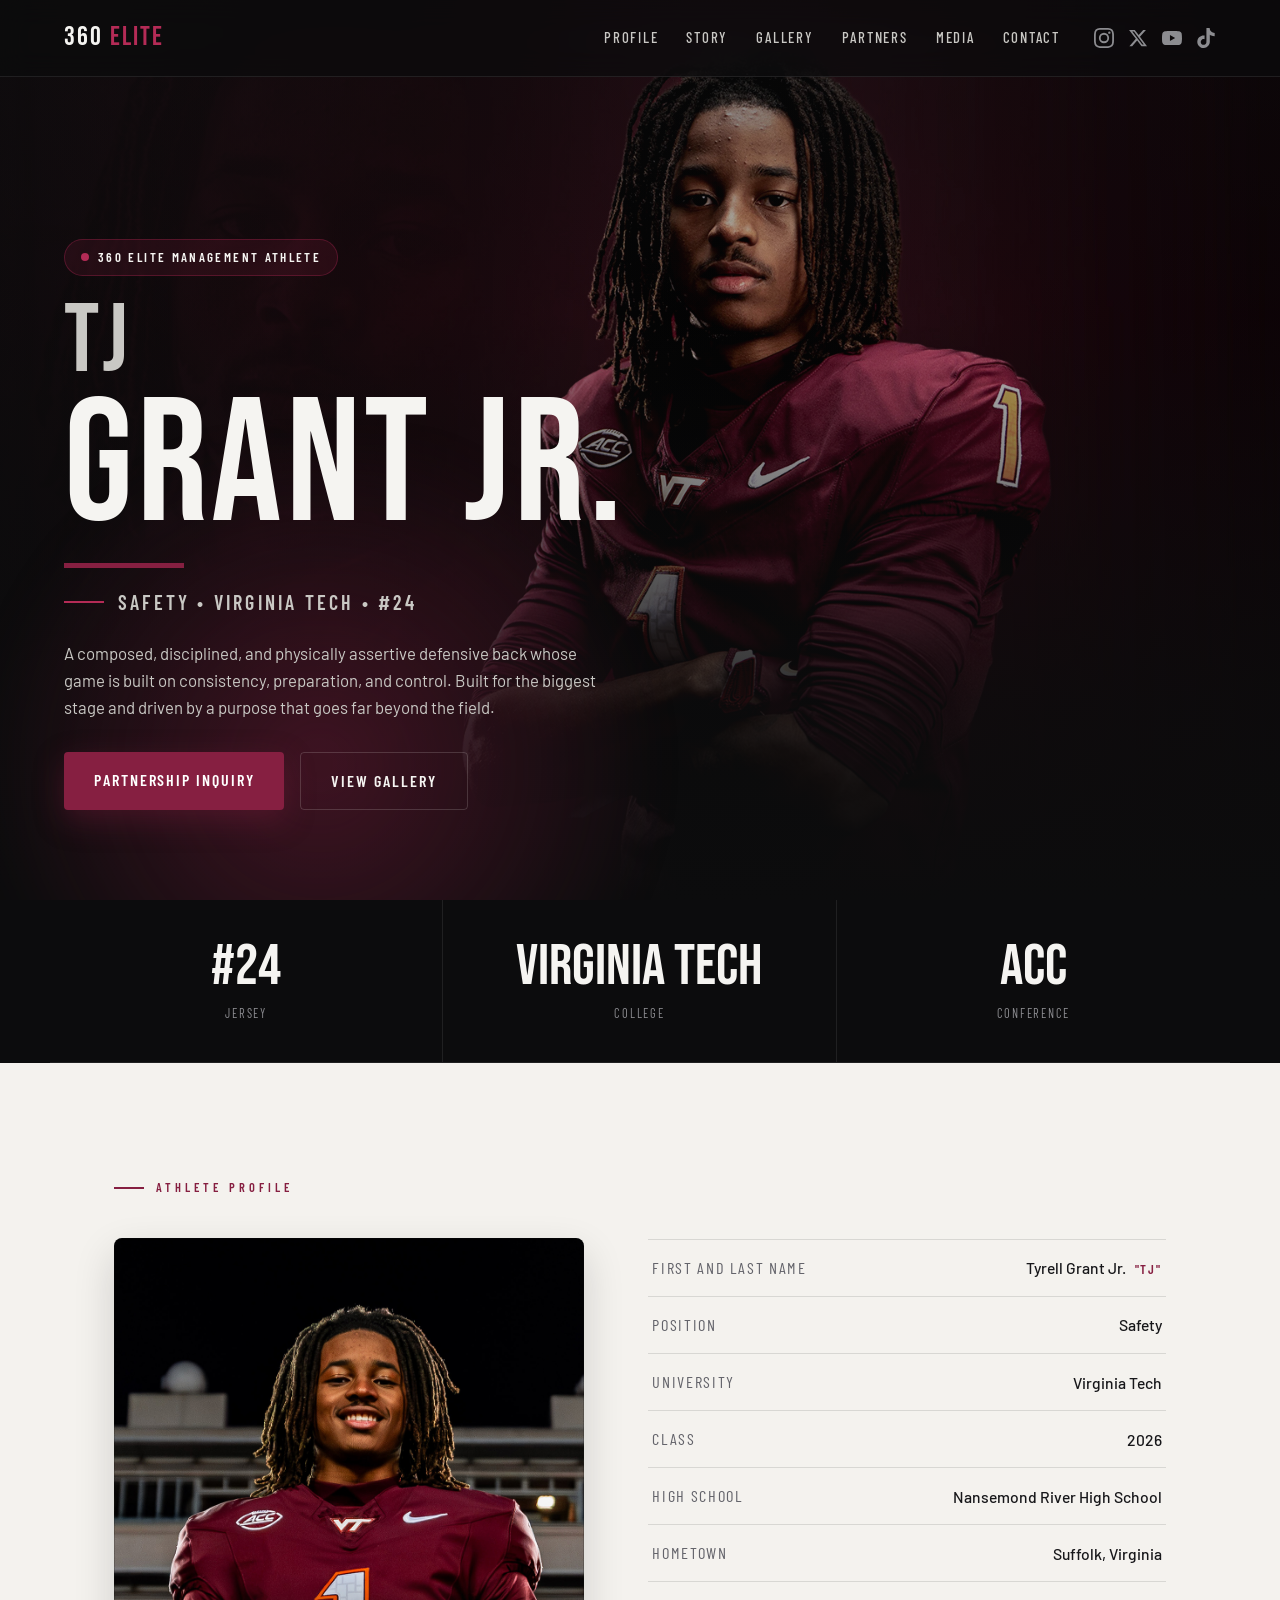
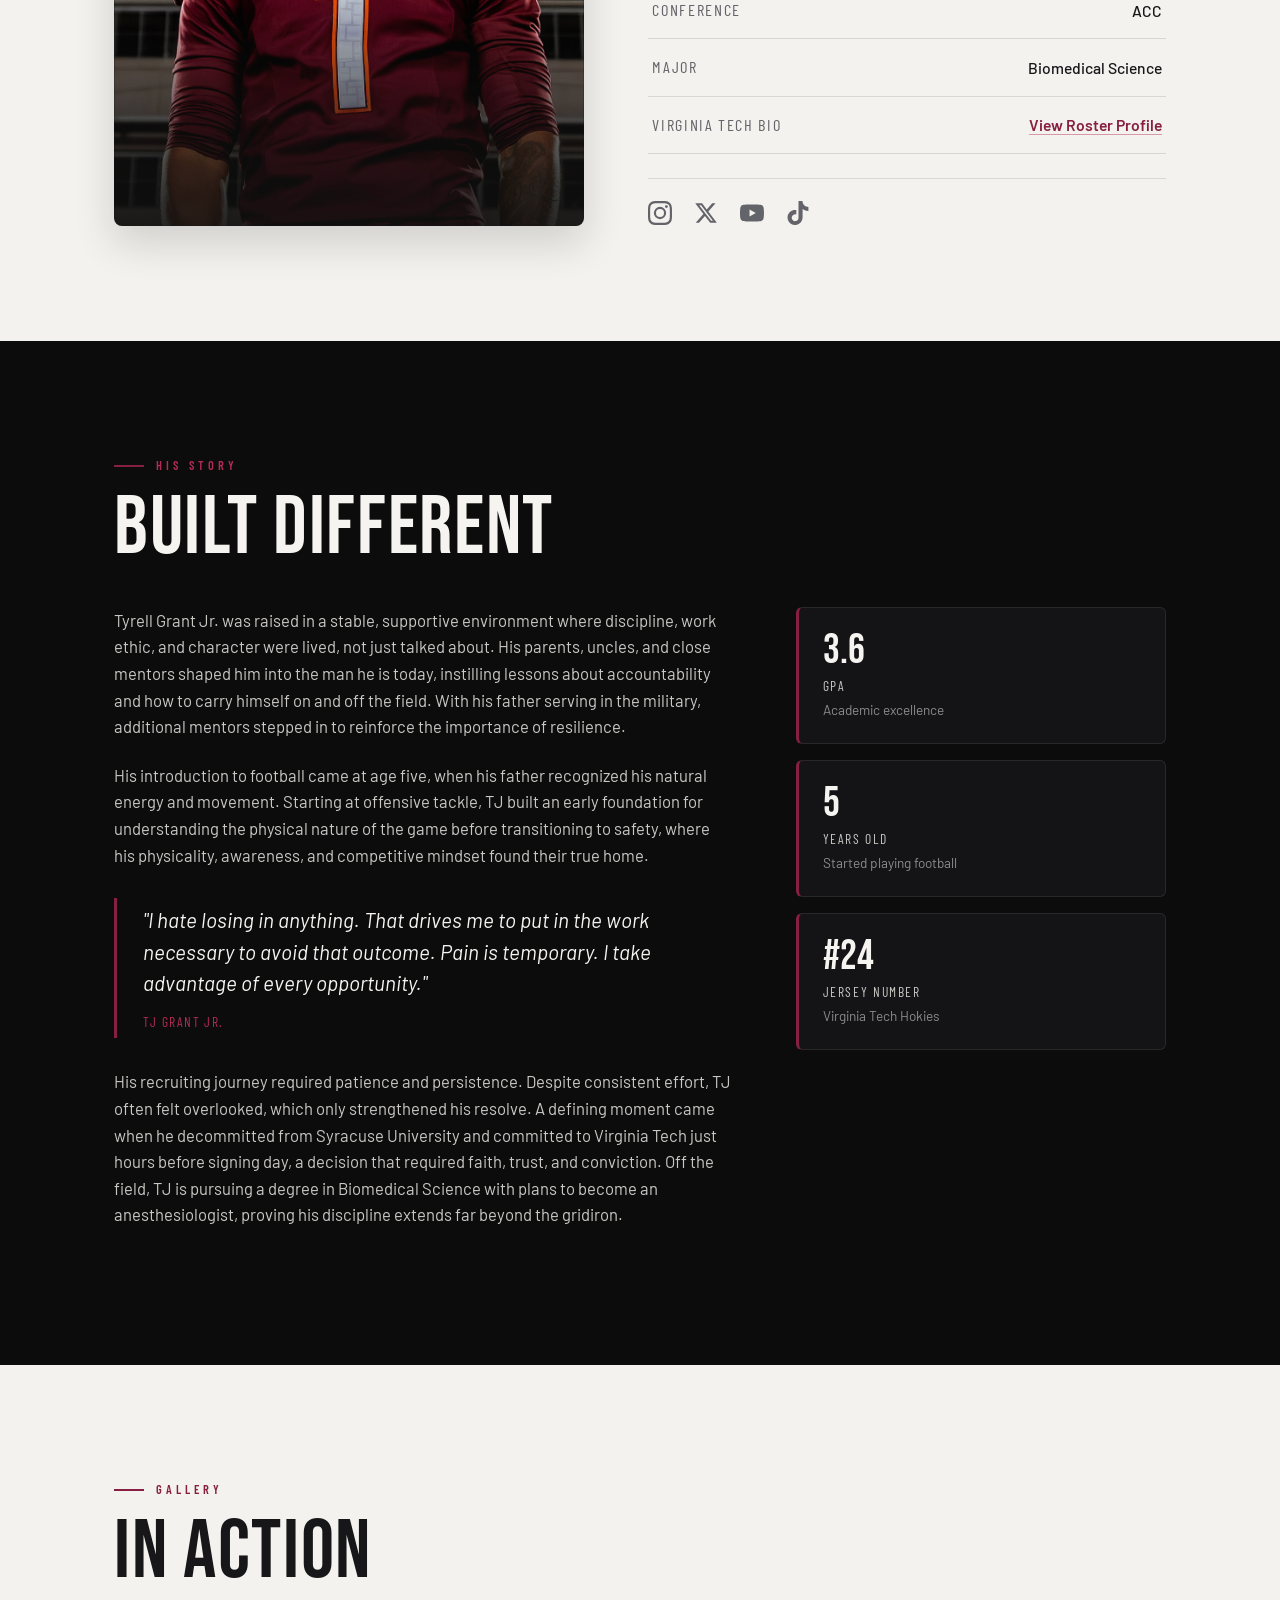
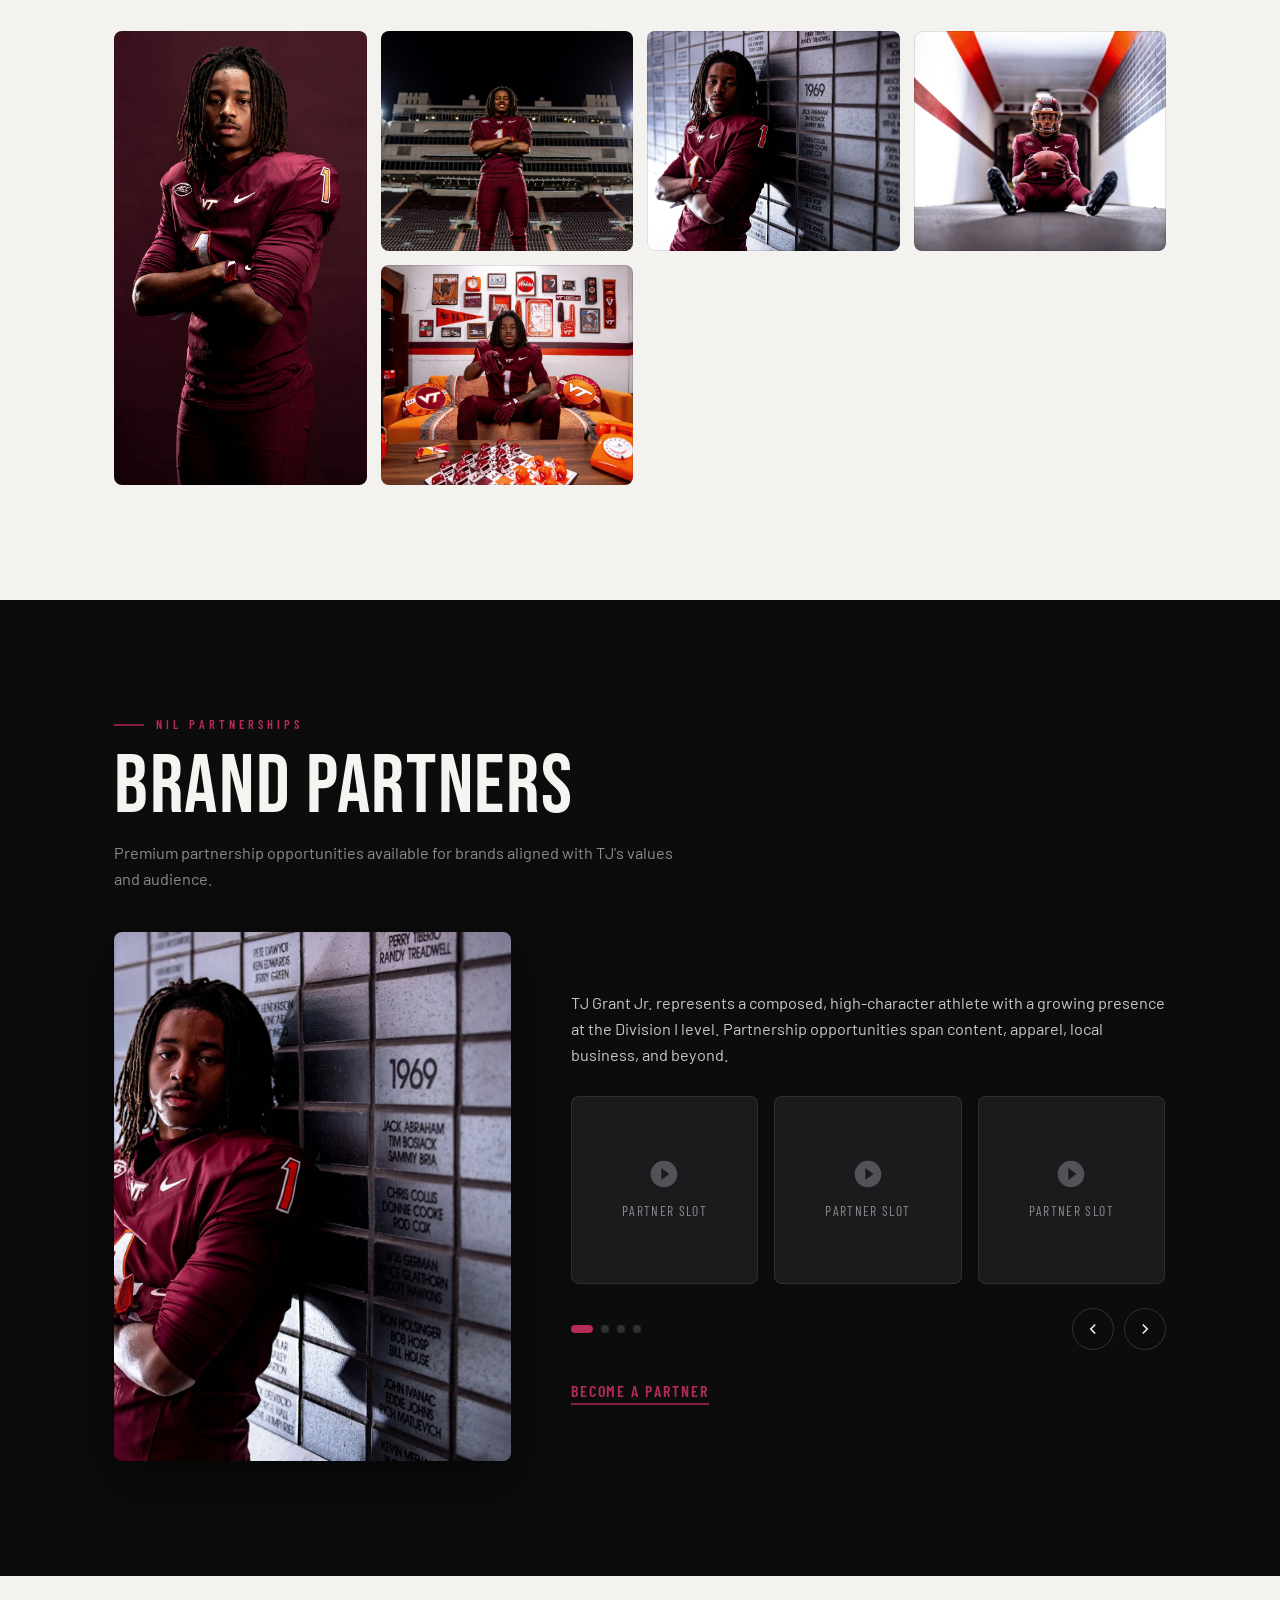
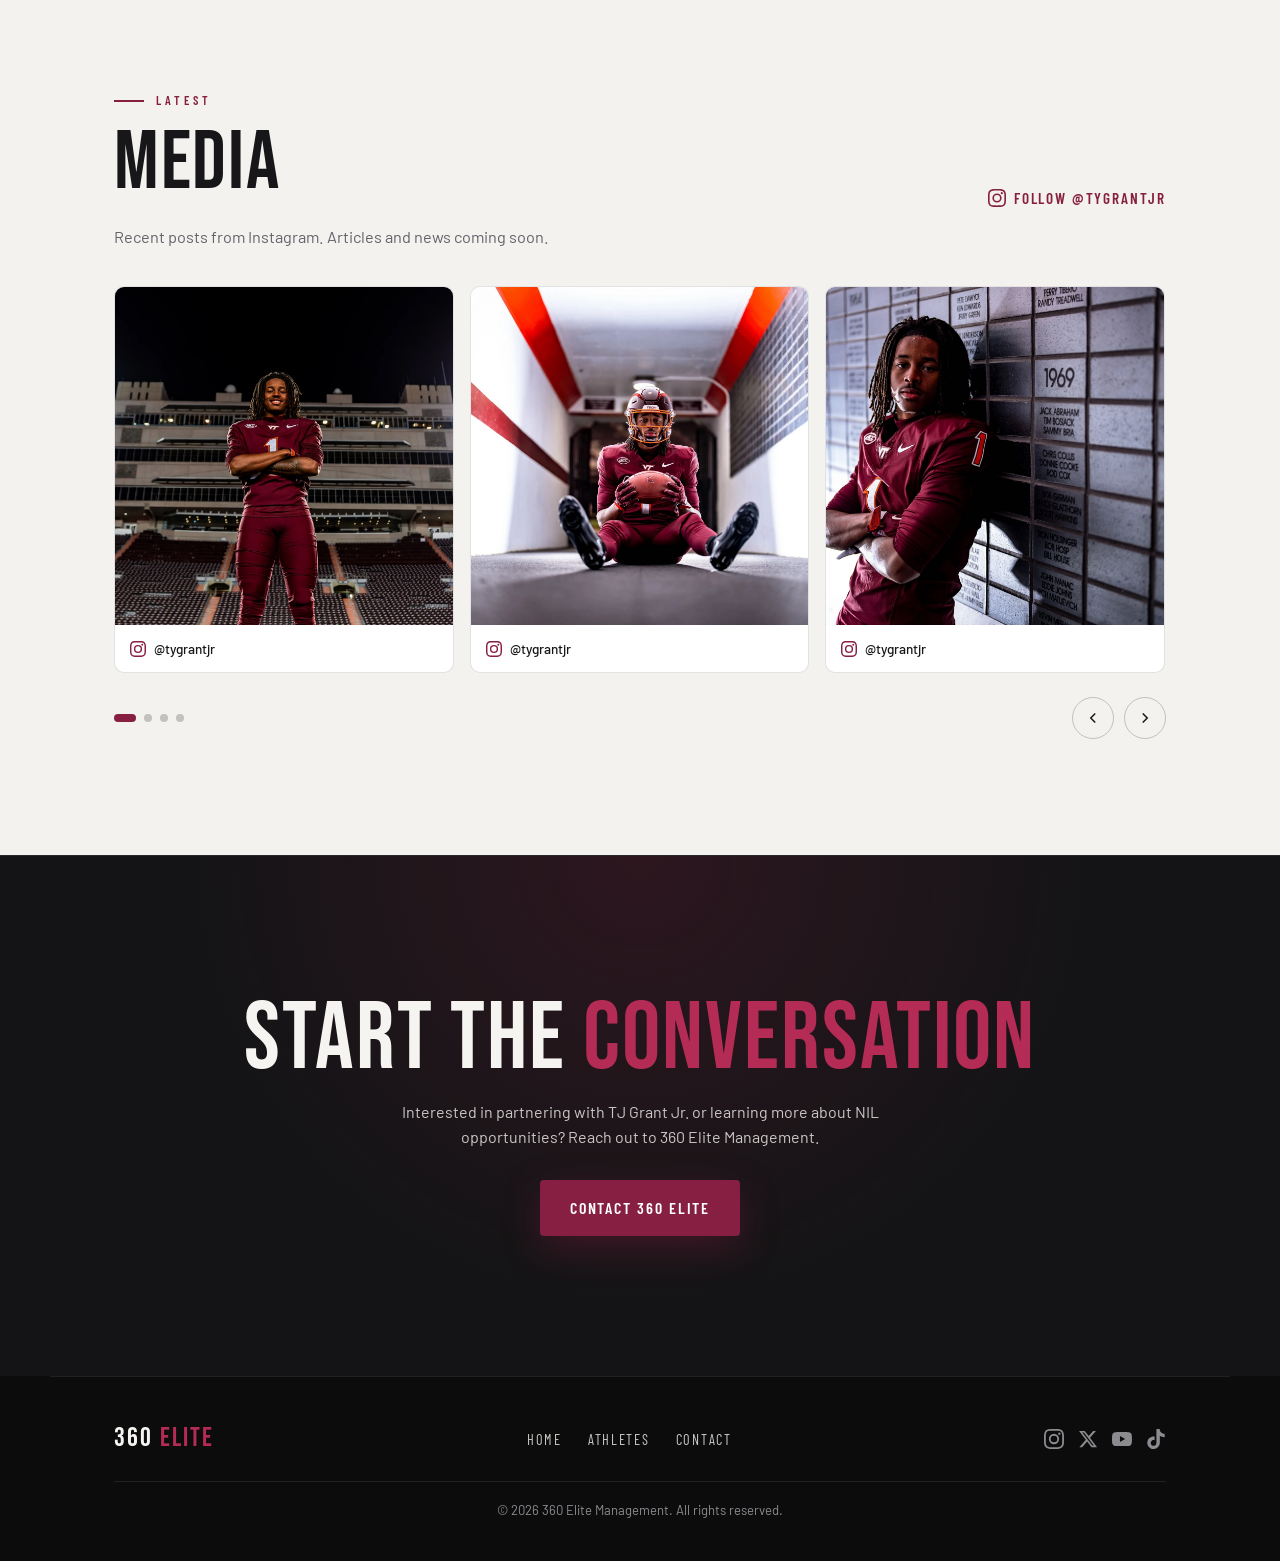
<file: tj-grant/index.html>
<!DOCTYPE html>
<html lang="en">
<head>
<meta charset="UTF-8">
<meta name="viewport" content="width=device-width, initial-scale=1.0">
<title>TJ Grant Jr. — 360 Elite Management</title>
<meta name="description" content="TJ Grant Jr. | Safety | Virginia Tech | 360 Elite Management Athlete">
<link rel="preconnect" href="https://fonts.googleapis.com">
<link rel="preconnect" href="https://fonts.gstatic.com" crossorigin>
<link href="https://fonts.googleapis.com/css2?family=Bebas+Neue&family=Barlow:wght@300;400;500;600;700&family=Barlow+Condensed:wght@400;500;600;700&display=swap" rel="stylesheet">
<style>
/* ============================================================
   360 ELITE — TJ Grant Jr. landing page
   Reconstructed inline build (no external style.css/main.js).
   Tokens, layout, and motion rebuilt to match the live look.
   ============================================================ */
:root {
  --ink:        #0c0c0d;   /* page background, near-black */
  --ink-2:      #141416;   /* surface */
  --ink-3:      #1b1b1e;   /* raised surface */
  --line:       rgba(245,244,241,0.09);
  --line-strong:rgba(245,244,241,0.16);
  --bone:       #f5f4f1;   /* primary text */
  --bone-dim:   #c9c8c4;   /* secondary text */
  --mute:       #8c8c90;   /* muted / labels */
  --maroon:     #861F41;   /* Virginia Tech accent */
  --maroon-br:  #b42b56;   /* brighter maroon for hovers/glows */
  --maroon-deep:#5c1530;
  --shadow:     0 20px 60px rgba(0,0,0,0.55);
  --pad-x: clamp(20px, 5vw, 90px);
  --maxw: 1180px;
}
* { margin:0; padding:0; box-sizing:border-box; }
html { scroll-behavior:smooth; }
body {
  background: var(--ink);
  color: var(--bone);
  font-family: 'Barlow', system-ui, sans-serif;
  font-weight: 400;
  line-height: 1.6;
  -webkit-font-smoothing: antialiased;
  overflow-x: hidden;
}
img { display:block; max-width:100%; }
a { color: inherit; text-decoration: none; }
h1, h2 {
  font-family: 'Bebas Neue', sans-serif;
  font-weight: 400;
  letter-spacing: 0.02em;
  line-height: 0.92;
}
::selection { background: var(--maroon); color: #fff; }
/* ---------- shared section frame ---------- */
.section {
  max-width: var(--maxw);
  margin: 0 auto;
  padding: clamp(70px, 9vw, 130px) var(--pad-x);
}
.section-label {
  font-family: 'Barlow Condensed', sans-serif;
  text-transform: uppercase;
  letter-spacing: 0.32em;
  font-size: 0.78rem;
  font-weight: 600;
  color: var(--maroon-br);
  margin-bottom: 14px;
  display: flex;
  align-items: center;
  gap: 12px;
}
.section-label::before {
  content: "";
  width: 30px; height: 2px;
  background: var(--maroon);
  display: inline-block;
}
.section h2 {
  font-size: clamp(2.6rem, 7vw, 5.2rem);
  text-transform: uppercase;
  margin-bottom: 8px;
}
.section-intro {
  color: var(--mute);
  max-width: 560px;
  font-size: 1.02rem;
  margin-top: 14px;
}
.section-divider {
  height: 1px;
  max-width: var(--maxw);
  margin: 0 auto;
  background: var(--line);
}
/* ---------- reveal ---------- */
.reveal {
  opacity: 0;
  transform: translateY(26px);
  transition: opacity 0.7s cubic-bezier(.2,.7,.2,1), transform 0.7s cubic-bezier(.2,.7,.2,1);
}
.reveal.in { opacity: 1; transform: none; }
.reveal-delay-1 { transition-delay: .08s; }
.reveal-delay-2 { transition-delay: .16s; }
.reveal-delay-3 { transition-delay: .24s; }
.reveal-delay-4 { transition-delay: .32s; }
/* ============================================================
   SECTION THEMING — alternating dark / light bands
   Each band reassigns the themed tokens; components inherit.
   ============================================================ */
.band { width: 100%; }
.theme-light {
  --ink-2:       #ffffff;
  --ink-3:       #ffffff;
  --bone:        #17171a;
  --bone-dim:    #45454a;
  --mute:        #63636a;
  --line:        rgba(20,20,22,0.12);
  --line-strong: rgba(20,20,22,0.22);
  --maroon-br:   #861F41;   /* deeper maroon reads cleaner on light */
  background: #f4f2ee;
  color: var(--bone);
}
.theme-light .tape-photo,
.theme-light .partners-photo { box-shadow: 0 16px 40px rgba(20,20,22,0.16); }
/* ============================================================
   TOP BAR
   ============================================================ */
.top-bar {
  position: fixed;
  top: 0; left: 0; right: 0;
  z-index: 100;
  display: flex;
  align-items: center;
  justify-content: space-between;
  padding: 16px var(--pad-x);
  background: rgba(12,12,13,0.72);
  backdrop-filter: blur(14px);
  border-bottom: 1px solid var(--line);
  transition: transform .4s ease, background .3s ease;
}
.top-bar.hidden { transform: translateY(-100%); }
.logo-text {
  font-family: 'Bebas Neue', sans-serif;
  font-size: 1.7rem;
  letter-spacing: 0.08em;
}
.logo-text span { color: var(--maroon-br); }
.top-bar-right { display: flex; align-items: center; gap: 34px; }
.top-bar nav { display: flex; gap: 28px; }
.top-bar nav a {
  font-family: 'Barlow Condensed', sans-serif;
  text-transform: uppercase;
  letter-spacing: 0.12em;
  font-size: 0.92rem;
  font-weight: 500;
  color: var(--bone-dim);
  position: relative;
  padding: 2px 0;
}
.top-bar nav a::after {
  content: "";
  position: absolute;
  left: 0; bottom: -3px;
  width: 0; height: 2px;
  background: var(--maroon-br);
  transition: width .3s ease;
}
.top-bar nav a:hover { color: var(--bone); }
.top-bar nav a:hover::after { width: 100%; }
.social-icons { display: flex; gap: 14px; }
.social-icons a {
  width: 20px; height: 20px;
  color: var(--mute);
  transition: color .25s ease, transform .25s ease;
}
.social-icons a:hover { color: var(--maroon-br); transform: translateY(-2px); }
.social-icons svg { width: 100%; height: 100%; fill: currentColor; }
.mobile-toggle {
  display: none;
  background: none; border: none;
  color: var(--bone);
  font-size: 1.5rem;
  cursor: pointer;
}
/* mobile nav */
.mobile-nav {
  position: fixed;
  inset: 0;
  z-index: 99;
  background: rgba(10,10,11,0.97);
  backdrop-filter: blur(8px);
  display: flex;
  flex-direction: column;
  align-items: center;
  justify-content: center;
  gap: 26px;
  opacity: 0;
  pointer-events: none;
  transition: opacity .3s ease;
}
.mobile-nav.open { opacity: 1; pointer-events: auto; }
.mobile-nav a {
  font-family: 'Bebas Neue', sans-serif;
  font-size: 2rem;
  letter-spacing: 0.05em;
  color: var(--bone-dim);
}
.mobile-nav a:hover { color: var(--maroon-br); }
.mobile-nav .social-icons { margin-top: 16px; }
.mobile-nav .social-icons a { width: 26px; height: 26px; }
/* ============================================================
   HERO
   ============================================================ */
.hero {
  position: relative;
  min-height: 100vh;
  display: flex;
  align-items: flex-end;
  padding: 0 var(--pad-x) clamp(60px, 10vh, 120px);
  overflow: hidden;
}
.hero-bg { position: absolute; inset: 0; z-index: 0; }
.hero-bg img {
  width: 100%; height: 100%;
  object-fit: cover;
  object-position: center 22%;
  filter: grayscale(0.15) contrast(1.04);
}
.hero-bg::after {
  content: "";
  position: absolute; inset: 0;
  background:
    linear-gradient(180deg, rgba(12,12,13,0.55) 0%, rgba(12,12,13,0.2) 35%, rgba(12,12,13,0.85) 78%, var(--ink) 100%),
    linear-gradient(90deg, rgba(12,12,13,0.8) 0%, rgba(12,12,13,0.1) 55%);
}
.hero-glow {
  position: absolute;
  bottom: -20%; left: -10%;
  width: 70%; height: 70%;
  background: radial-gradient(circle, rgba(134,31,65,0.42) 0%, transparent 62%);
  z-index: 1;
  filter: blur(20px);
  pointer-events: none;
}
.hero-content { position: relative; z-index: 2; max-width: 760px; }
.badge {
  display: inline-flex;
  align-items: center;
  gap: 9px;
  font-family: 'Barlow Condensed', sans-serif;
  text-transform: uppercase;
  letter-spacing: 0.18em;
  font-size: 0.82rem;
  font-weight: 600;
  color: var(--bone);
  background: rgba(134,31,65,0.18);
  border: 1px solid rgba(134,31,65,0.5);
  padding: 7px 16px;
  border-radius: 999px;
  margin-bottom: 22px;
}
.badge-dot {
  width: 8px; height: 8px;
  border-radius: 50%;
  background: var(--maroon-br);
  box-shadow: 0 0 0 0 rgba(180,43,86,0.7);
  animation: pulse 2s infinite;
}
@keyframes pulse {
  0%   { box-shadow: 0 0 0 0 rgba(180,43,86,0.6); }
  70%  { box-shadow: 0 0 0 10px rgba(180,43,86,0); }
  100% { box-shadow: 0 0 0 0 rgba(180,43,86,0); }
}
.hero h1 {
  font-size: clamp(4.5rem, 16vw, 11rem);
  text-transform: uppercase;
  margin-bottom: 18px;
}
.hero h1 .first { color: var(--bone-dim); display: block; font-size: 0.55em; letter-spacing: 0.08em; }
.hero h1 .last  { display: block; }
.hero h1 .last::after {
  content: "";
  display: block;
  width: 120px; height: 5px;
  background: var(--maroon);
  margin-top: 14px;
}
.tagline {
  display: flex;
  align-items: center;
  gap: 14px;
  font-family: 'Barlow Condensed', sans-serif;
  text-transform: uppercase;
  letter-spacing: 0.16em;
  font-size: clamp(0.95rem, 2vw, 1.25rem);
  font-weight: 600;
  color: var(--bone-dim);
  margin-bottom: 22px;
}
.tagline-line { width: 40px; height: 2px; background: var(--maroon-br); }
.hero p {
  max-width: 540px;
  color: var(--bone-dim);
  font-size: 1.05rem;
  margin-bottom: 32px;
}
.hero-cta { display: flex; gap: 16px; flex-wrap: wrap; }
.btn-primary, .btn-outline, .cta-btn {
  font-family: 'Barlow Condensed', sans-serif;
  text-transform: uppercase;
  letter-spacing: 0.12em;
  font-weight: 600;
  font-size: 1rem;
  padding: 15px 30px;
  border-radius: 4px;
  transition: transform .25s ease, background .25s ease, box-shadow .25s ease, color .25s ease;
  cursor: pointer;
  display: inline-block;
}
.btn-primary {
  background: var(--maroon);
  color: #fff;
  box-shadow: 0 10px 30px rgba(134,31,65,0.35);
}
.btn-primary:hover { background: var(--maroon-br); transform: translateY(-3px); }
.btn-outline {
  background: transparent;
  color: var(--bone);
  border: 1px solid var(--line-strong);
}
.btn-outline:hover { border-color: var(--bone); transform: translateY(-3px); }
/* ============================================================
   STATS BAR
   ============================================================ */
.stats-bar {
  display: grid;
  grid-template-columns: repeat(3, 1fr);
  max-width: var(--maxw);
  margin: -1px auto 0;
  border-top: 1px solid var(--line);
  border-bottom: 1px solid var(--line);
}
.stat-item {
  text-align: center;
  padding: 38px 16px;
  border-right: 1px solid var(--line);
}
.stat-item:last-child { border-right: none; }
.stat-val {
  font-family: 'Bebas Neue', sans-serif;
  font-size: clamp(2.4rem, 5vw, 3.6rem);
  color: var(--bone);
  line-height: 1;
}
.stat-label {
  font-family: 'Barlow Condensed', sans-serif;
  text-transform: uppercase;
  letter-spacing: 0.14em;
  font-size: 0.78rem;
  color: var(--mute);
  margin-top: 8px;
}
/* ============================================================
   TALE OF THE TAPE
   ============================================================ */
.tape-layout {
  display: grid;
  grid-template-columns: 1fr 1.1fr;
  gap: clamp(30px, 5vw, 70px);
  align-items: center;
  margin-top: 40px;
}
.tape-photo {
  position: relative;
  border-radius: 8px;
  overflow: hidden;
  box-shadow: var(--shadow);
}
.tape-photo img { width: 100%; aspect-ratio: 4/5; object-fit: cover; object-position: center 20%; }
.tape-photo::after {
  content: "";
  position: absolute; inset: 0;
  border: 1px solid var(--line-strong);
  border-radius: 8px;
}
.tape-table { width: 100%; border-collapse: collapse; }
.tape-table tr { border-bottom: 1px solid var(--line); }
.tape-table tr:first-child { border-top: 1px solid var(--line); }
.tape-table td {
  padding: 15px 4px;
  font-size: 0.98rem;
}
.tape-table td:first-child {
  font-family: 'Barlow Condensed', sans-serif;
  text-transform: uppercase;
  letter-spacing: 0.1em;
  font-size: 1.02rem;
  color: var(--mute);
  width: 45%;
}
.tape-nick {
  font-family: 'Barlow Condensed', sans-serif;
  text-transform: uppercase;
  letter-spacing: 0.14em;
  font-size: 0.82rem;
  font-weight: 600;
  color: var(--maroon-br);
  margin-left: 9px;
}
.tape-table td:last-child { color: var(--bone); font-weight: 500; text-align: right; }
.tape-link {
  color: var(--maroon-br);
  font-weight: 600;
  border-bottom: 1px solid rgba(180,43,86,0.45);
  transition: color .2s ease, border-color .2s ease;
}
.tape-link:hover { color: var(--bone); border-color: var(--bone); }
.tape-social {
  margin-top: 24px;
  padding-top: 22px;
  border-top: 1px solid var(--line);
  gap: 22px;
}
.tape-social a { width: 24px; height: 24px; }
/* ============================================================
   BRAND PARTNERS (carousel)
   ============================================================ */
.partners-layout {
  display: grid;
  grid-template-columns: 0.8fr 1.2fr;
  gap: clamp(30px, 5vw, 60px);
  align-items: center;
  margin-top: 40px;
}
.partners-photo { border-radius: 8px; overflow: hidden; box-shadow: var(--shadow); }
.partners-photo img { width: 100%; aspect-ratio: 3/4; object-fit: cover; object-position: center 18%; }
.partners-intro { color: var(--bone-dim); margin-bottom: 28px; font-size: 1.02rem; }
.carousel-container { overflow: hidden; }
.carousel-track {
  display: flex;
  gap: 16px;
  transition: transform .5s cubic-bezier(.2,.7,.2,1);
}
.partner-card {
  flex: 0 0 calc(33.333% - 11px);
  aspect-ratio: 1;
  background: var(--ink-3);
  border: 1px solid var(--line);
  border-radius: 8px;
  display: flex;
  flex-direction: column;
  align-items: center;
  justify-content: center;
  gap: 10px;
  color: var(--mute);
  font-family: 'Barlow Condensed', sans-serif;
  text-transform: uppercase;
  letter-spacing: 0.1em;
  font-size: 0.85rem;
  transition: border-color .3s ease, color .3s ease, transform .3s ease;
}
.partner-card svg { width: 32px; height: 32px; opacity: 0.5; }
.partner-card:hover {
  border-color: var(--maroon);
  color: var(--bone-dim);
  transform: translateY(-4px);
}
.carousel-controls {
  display: flex;
  align-items: center;
  justify-content: space-between;
  margin-top: 24px;
}
.carousel-dots { display: flex; gap: 8px; }
.carousel-dots button {
  width: 8px; height: 8px;
  border-radius: 50%;
  border: none;
  background: var(--line-strong);
  cursor: pointer;
  transition: background .25s ease, width .25s ease;
}
.carousel-dots button.active { background: var(--maroon-br); width: 22px; border-radius: 4px; }
.carousel-arrows { display: flex; gap: 10px; }
.carousel-btn {
  width: 42px; height: 42px;
  border-radius: 50%;
  border: 1px solid var(--line-strong);
  background: transparent;
  color: var(--bone);
  cursor: pointer;
  display: flex; align-items: center; justify-content: center;
  transition: background .25s ease, border-color .25s ease;
}
.carousel-btn:hover { background: var(--maroon); border-color: var(--maroon); color: #fff; }
.carousel-btn svg { width: 18px; height: 18px; fill: none; stroke: currentColor; stroke-width: 2; }
.partners-cta { margin-top: 28px; }
.partners-cta a {
  font-family: 'Barlow Condensed', sans-serif;
  text-transform: uppercase;
  letter-spacing: 0.12em;
  font-weight: 600;
  color: var(--maroon-br);
  border-bottom: 2px solid var(--maroon);
  padding-bottom: 3px;
}
.partners-cta a:hover { color: var(--bone); }
/* ============================================================
   STORY
   ============================================================ */
.story-layout {
  display: grid;
  grid-template-columns: 1.5fr 0.9fr;
  gap: clamp(30px, 5vw, 70px);
  margin-top: 40px;
}
.story-content p { color: var(--bone-dim); margin-bottom: 22px; font-size: 1.04rem; }
.story-content blockquote {
  font-family: 'Barlow', sans-serif;
  font-style: italic;
  font-size: 1.3rem;
  line-height: 1.5;
  color: var(--bone);
  border-left: 3px solid var(--maroon);
  padding: 6px 0 6px 26px;
  margin: 30px 0;
}
.story-content blockquote cite {
  display: block;
  font-style: normal;
  font-family: 'Barlow Condensed', sans-serif;
  text-transform: uppercase;
  letter-spacing: 0.1em;
  font-size: 0.85rem;
  color: var(--maroon-br);
  margin-top: 14px;
}
.story-sidebar { display: flex; flex-direction: column; gap: 16px; }
.stat-callout {
  background: var(--ink-2);
  border: 1px solid var(--line);
  border-left: 3px solid var(--maroon);
  border-radius: 6px;
  padding: 22px 24px;
}
.callout-val { font-family: 'Bebas Neue', sans-serif; font-size: 2.6rem; color: var(--bone); line-height: 1; }
.callout-label {
  font-family: 'Barlow Condensed', sans-serif;
  text-transform: uppercase;
  letter-spacing: 0.12em;
  font-size: 0.85rem;
  color: var(--bone-dim);
  margin-top: 4px;
}
.callout-sub { font-size: 0.85rem; color: var(--mute); margin-top: 2px; }
/* ============================================================
   GALLERY
   ============================================================ */
.gallery-grid {
  margin-top: 40px;
  display: grid;
  grid-template-columns: repeat(4, 1fr);
  grid-auto-rows: 220px;
  gap: 14px;
}
.gallery-item { overflow: hidden; border-radius: 8px; position: relative; }
.gallery-item img {
  width: 100%; height: 100%;
  object-fit: cover;
  transition: transform .6s cubic-bezier(.2,.7,.2,1);
  filter: grayscale(0.1);
}
.gallery-item:hover img { transform: scale(1.06); filter: grayscale(0); }
.gallery-item.tall { grid-row: span 2; }
.gallery-item::after {
  content:"";
  position:absolute; inset:0;
  box-shadow: inset 0 0 0 1px var(--line);
  border-radius: 8px;
  pointer-events:none;
}
/* ============================================================
   CTA
   ============================================================ */
.cta-section {
  text-align: center;
  padding: clamp(80px, 11vw, 150px) var(--pad-x);
  background:
    radial-gradient(circle at 50% 0%, rgba(134,31,65,0.22), transparent 55%),
    var(--ink-2);
  border-top: 1px solid var(--line);
}
.cta-section h2 {
  font-family: 'Bebas Neue', sans-serif;
  font-size: clamp(2.8rem, 8vw, 6rem);
  text-transform: uppercase;
  margin-bottom: 14px;
}
.cta-section h2 span { color: var(--maroon-br); }
.cta-section p { color: var(--bone-dim); max-width: 520px; margin: 0 auto 30px; }
.cta-btn {
  background: var(--maroon);
  color: #fff;
  box-shadow: 0 12px 36px rgba(134,31,65,0.35);
}
.cta-btn:hover { background: var(--maroon-br); transform: translateY(-3px); }
/* ============================================================
   FOOTER
   ============================================================ */
footer {
  max-width: var(--maxw);
  margin: 0 auto;
  padding: 40px var(--pad-x);
  display: flex;
  align-items: center;
  justify-content: space-between;
  flex-wrap: wrap;
  gap: 20px;
  border-top: 1px solid var(--line);
}
.footer-center { display: flex; gap: 26px; }
.footer-center a {
  font-family: 'Barlow Condensed', sans-serif;
  text-transform: uppercase;
  letter-spacing: 0.12em;
  font-size: 0.9rem;
  color: var(--bone-dim);
}
.footer-center a:hover { color: var(--maroon-br); }
footer .copy { font-size: 0.82rem; color: var(--mute); width: 100%; text-align: center; padding-top: 18px; border-top: 1px solid var(--line); }
/* ============================================================
   MEDIA (Instagram feed)
   ============================================================ */
.media-head {
  display: flex;
  align-items: flex-end;
  justify-content: space-between;
  gap: 20px;
  flex-wrap: wrap;
}
.media-follow {
  font-family: 'Barlow Condensed', sans-serif;
  text-transform: uppercase;
  letter-spacing: 0.12em;
  font-weight: 600;
  font-size: 0.95rem;
  color: var(--maroon-br);
  display: inline-flex;
  align-items: center;
  gap: 8px;
  white-space: nowrap;
}
.media-follow svg { width: 18px; height: 18px; fill: currentColor; }
.media-follow:hover { color: var(--bone); }
.media-embed { margin-top: 36px; }
.media-embed:empty { display: none; }
.media-carousel { margin-top: 36px; }
.media-track { display: flex; gap: 16px; transition: transform .5s cubic-bezier(.2,.7,.2,1); }
.media-card {
  flex: 0 0 calc(33.333% - 11px);
  border-radius: 10px;
  overflow: hidden;
  background: var(--ink-2);
  border: 1px solid var(--line);
  transition: transform .3s ease, border-color .3s ease;
}
.media-card a { display: block; color: inherit; }
.media-img { position: relative; aspect-ratio: 1; overflow: hidden; }
.media-img img { width: 100%; height: 100%; object-fit: cover; transition: transform .6s cubic-bezier(.2,.7,.2,1); }
.media-card:hover { transform: translateY(-4px); border-color: var(--maroon); }
.media-card:hover .media-img img { transform: scale(1.05); }
.media-foot { display: flex; align-items: center; gap: 8px; padding: 13px 15px; font-size: 0.85rem; color: var(--mute); }
.media-foot svg { width: 16px; height: 16px; fill: var(--maroon-br); flex-shrink: 0; }
.media-handle { color: var(--bone); font-weight: 500; }
/* ============================================================
   RESPONSIVE
   ============================================================ */
@media (max-width: 900px) {
  .top-bar-right { display: none; }
  .mobile-toggle { display: block; }
  .tape-layout,
  .partners-layout,
  .story-layout { grid-template-columns: 1fr; }
  .tape-photo, .partners-photo { max-width: 440px; }
  .partner-card { flex: 0 0 calc(50% - 8px); }
  .media-card { flex: 0 0 calc(50% - 8px); }
  .gallery-grid { grid-template-columns: repeat(2, 1fr); grid-auto-rows: 180px; }
}
@media (max-width: 540px) {
  .stats-bar { grid-template-columns: 1fr; }
  .stat-item { border-right: none; border-bottom: 1px solid var(--line); }
  .stat-item:last-child { border-bottom: none; }
  .partner-card { flex: 0 0 100%; }
  .media-card { flex: 0 0 100%; }
  .gallery-item.tall { grid-row: span 1; }
}
@media (prefers-reduced-motion: reduce) {
  .reveal { opacity: 1; transform: none; transition: none; }
  .badge-dot { animation: none; }
  html { scroll-behavior: auto; }
}
</style>
</head>
<body>
<!-- ====== TOP BAR ====== -->
<div class="top-bar" id="topBar">
  <a href="https://elite360mgmt.com/" class="logo-text">360 <span>ELITE</span></a>
  <div class="top-bar-right">
    <nav>
      <a href="#tape">Profile</a>
      <a href="#story">Story</a>
      <a href="#gallery">Gallery</a>
      <a href="#partners">Partners</a>
      <a href="#media">Media</a>
      <a href="#contact">Contact</a>
    </nav>
    <div class="social-icons">
      <a href="https://instagram.com/tygrantjr" target="_blank" rel="noopener" aria-label="Instagram"><svg viewBox="0 0 24 24"><path d="M12 2.163c3.204 0 3.584.012 4.85.07 3.252.148 4.771 1.691 4.919 4.919.058 1.265.069 1.645.069 4.849 0 3.205-.012 3.584-.069 4.849-.149 3.225-1.664 4.771-4.919 4.919-1.266.058-1.644.07-4.85.07-3.204 0-3.584-.012-4.849-.07-3.26-.149-4.771-1.699-4.919-4.92-.058-1.265-.07-1.644-.07-4.849 0-3.204.013-3.583.07-4.849.149-3.227 1.664-4.771 4.919-4.919 1.266-.057 1.645-.069 4.849-.069zM12 0C8.741 0 8.333.014 7.053.072 2.695.272.273 2.69.073 7.052.014 8.333 0 8.741 0 12c0 3.259.014 3.668.072 4.948.2 4.358 2.618 6.78 6.98 6.98C8.333 23.986 8.741 24 12 24c3.259 0 3.668-.014 4.948-.072 4.354-.2 6.782-2.618 6.979-6.98.059-1.28.073-1.689.073-4.948 0-3.259-.014-3.667-.072-4.947-.196-4.354-2.617-6.78-6.979-6.98C15.668.014 15.259 0 12 0zm0 5.838a6.162 6.162 0 100 12.324 6.162 6.162 0 000-12.324zM12 16a4 4 0 110-8 4 4 0 010 8zm6.406-11.845a1.44 1.44 0 100 2.881 1.44 1.44 0 000-2.881z"/></svg></a>
      <a href="https://x.com/tyrellgrantjr" target="_blank" rel="noopener" aria-label="X / Twitter"><svg viewBox="0 0 24 24"><path d="M18.244 2.25h3.308l-7.227 8.26 8.502 11.24H16.17l-5.214-6.817L4.99 21.75H1.68l7.73-8.835L1.254 2.25H8.08l4.713 6.231zm-1.161 17.52h1.833L7.084 4.126H5.117z"/></svg></a>
      <a href="https://youtube.com/@tjgrant2008" target="_blank" rel="noopener" aria-label="YouTube"><svg viewBox="0 0 24 24"><path d="M23.498 6.186a3.016 3.016 0 00-2.122-2.136C19.505 3.545 12 3.545 12 3.545s-7.505 0-9.377.505A3.017 3.017 0 00.502 6.186C0 8.07 0 12 0 12s0 3.93.502 5.814a3.016 3.016 0 002.122 2.136c1.871.505 9.376.505 9.376.505s7.505 0 9.377-.505a3.015 3.015 0 002.122-2.136C24 15.93 24 12 24 12s0-3.93-.502-5.814zM9.545 15.568V8.432L15.818 12l-6.273 3.568z"/></svg></a>
      <a href="https://tiktok.com/@tygrant_08" target="_blank" rel="noopener" aria-label="TikTok"><svg viewBox="0 0 24 24"><path d="M12.525.02c1.31-.02 2.61-.01 3.91-.02.08 1.53.63 3.09 1.75 4.17 1.12 1.11 2.7 1.62 4.24 1.79v4.03c-1.44-.05-2.89-.35-4.2-.97-.57-.26-1.1-.59-1.62-.93-.01 2.92.01 5.84-.02 8.75-.08 1.4-.54 2.79-1.35 3.94-1.31 1.92-3.58 3.17-5.91 3.21-1.43.08-2.86-.31-4.08-1.03-2.02-1.19-3.44-3.37-3.65-5.71-.02-.5-.03-1-.01-1.49.18-1.9 1.12-3.72 2.58-4.96 1.66-1.44 3.98-2.13 6.15-1.72.02 1.48-.04 2.96-.04 4.44-.99-.32-2.15-.23-3.02.37-.63.41-1.11 1.04-1.36 1.75-.21.51-.15 1.07-.14 1.61.24 1.64 1.82 3.02 3.5 2.87 1.12-.01 2.19-.66 2.77-1.61.19-.33.4-.67.41-1.06.1-1.79.06-3.57.07-5.36.01-4.03-.01-8.05.02-12.07z"/></svg></a>
    </div>
  </div>
  <button class="mobile-toggle" id="mobileToggle" aria-label="Menu">&#9776;</button>
</div>
<!-- MOBILE NAV -->
<div class="mobile-nav" id="mobileNav">
  <a href="#tape">Profile</a>
  <a href="#story">Story</a>
  <a href="#gallery">Gallery</a>
  <a href="#partners">Partners</a>
  <a href="#media">Media</a>
  <a href="#contact">Contact</a>
  <div class="social-icons">
    <a href="https://instagram.com/tygrantjr" target="_blank" rel="noopener" aria-label="Instagram"><svg viewBox="0 0 24 24"><path d="M12 2.163c3.204 0 3.584.012 4.85.07 3.252.148 4.771 1.691 4.919 4.919.058 1.265.069 1.645.069 4.849 0 3.205-.012 3.584-.069 4.849-.149 3.225-1.664 4.771-4.919 4.919-1.266.058-1.644.07-4.85.07-3.204 0-3.584-.012-4.849-.07-3.26-.149-4.771-1.699-4.919-4.92-.058-1.265-.07-1.644-.07-4.849 0-3.204.013-3.583.07-4.849.149-3.227 1.664-4.771 4.919-4.919 1.266-.057 1.645-.069 4.849-.069zM12 0C8.741 0 8.333.014 7.053.072 2.695.272.273 2.69.073 7.052.014 8.333 0 8.741 0 12c0 3.259.014 3.668.072 4.948.2 4.358 2.618 6.78 6.98 6.98C8.333 23.986 8.741 24 12 24c3.259 0 3.668-.014 4.948-.072 4.354-.2 6.782-2.618 6.979-6.98.059-1.28.073-1.689.073-4.948 0-3.259-.014-3.667-.072-4.947-.196-4.354-2.617-6.78-6.979-6.98C15.668.014 15.259 0 12 0zm0 5.838a6.162 6.162 0 100 12.324 6.162 6.162 0 000-12.324zM12 16a4 4 0 110-8 4 4 0 010 8zm6.406-11.845a1.44 1.44 0 100 2.881 1.44 1.44 0 000-2.881z"/></svg></a>
    <a href="https://x.com/tyrellgrantjr" target="_blank" rel="noopener" aria-label="X / Twitter"><svg viewBox="0 0 24 24"><path d="M18.244 2.25h3.308l-7.227 8.26 8.502 11.24H16.17l-5.214-6.817L4.99 21.75H1.68l7.73-8.835L1.254 2.25H8.08l4.713 6.231zm-1.161 17.52h1.833L7.084 4.126H5.117z"/></svg></a>
    <a href="https://youtube.com/@tjgrant2008" target="_blank" rel="noopener" aria-label="YouTube"><svg viewBox="0 0 24 24"><path d="M23.498 6.186a3.016 3.016 0 00-2.122-2.136C19.505 3.545 12 3.545 12 3.545s-7.505 0-9.377.505A3.017 3.017 0 00.502 6.186C0 8.07 0 12 0 12s0 3.93.502 5.814a3.016 3.016 0 002.122 2.136c1.871.505 9.376.505 9.376.505s7.505 0 9.377-.505a3.015 3.015 0 002.122-2.136C24 15.93 24 12 24 12s0-3.93-.502-5.814zM9.545 15.568V8.432L15.818 12l-6.273 3.568z"/></svg></a>
    <a href="https://tiktok.com/@tygrant_08" target="_blank" rel="noopener" aria-label="TikTok"><svg viewBox="0 0 24 24"><path d="M12.525.02c1.31-.02 2.61-.01 3.91-.02.08 1.53.63 3.09 1.75 4.17 1.12 1.11 2.7 1.62 4.24 1.79v4.03c-1.44-.05-2.89-.35-4.2-.97-.57-.26-1.1-.59-1.62-.93-.01 2.92.01 5.84-.02 8.75-.08 1.4-.54 2.79-1.35 3.94-1.31 1.92-3.58 3.17-5.91 3.21-1.43.08-2.86-.31-4.08-1.03-2.02-1.19-3.44-3.37-3.65-5.71-.02-.5-.03-1-.01-1.49.18-1.9 1.12-3.72 2.58-4.96 1.66-1.44 3.98-2.13 6.15-1.72.02 1.48-.04 2.96-.04 4.44-.99-.32-2.15-.23-3.02.37-.63.41-1.11 1.04-1.36 1.75-.21.51-.15 1.07-.14 1.61.24 1.64 1.82 3.02 3.5 2.87 1.12-.01 2.19-.66 2.77-1.61.19-.33.4-.67.41-1.06.1-1.79.06-3.57.07-5.36.01-4.03-.01-8.05.02-12.07z"/></svg></a>
  </div>
</div>
<!-- ====== HERO ====== -->
<section class="hero">
  <div class="hero-bg">
    <img src="https://white-haus-media.github.io/360Elite/tj-banner.jpg" alt="TJ Grant Jr. — Virginia Tech">
  </div>
  <div class="hero-glow"></div>
  <div class="hero-content">
    <div class="badge"><span class="badge-dot"></span> 360 Elite Management Athlete</div>
    <h1><span class="first">TJ</span><span class="last">Grant Jr.</span></h1>
    <div class="tagline"><span class="tagline-line"></span> Safety &bull; Virginia Tech &bull; #24</div>
    <p>A composed, disciplined, and physically assertive defensive back whose game is built on consistency, preparation, and control. Built for the biggest stage and driven by a purpose that goes far beyond the field.</p>
    <div class="hero-cta">
      <a href="#contact" class="btn-primary">Partnership Inquiry</a>
      <a href="#gallery" class="btn-outline">View Gallery</a>
    </div>
  </div>
</section>
<!-- ====== STATS BAR ====== -->
<div class="stats-bar" id="statsBar">
  <div class="stat-item reveal"><div class="stat-val">#24</div><div class="stat-label">Jersey</div></div>
  <div class="stat-item reveal reveal-delay-1"><div class="stat-val">Virginia Tech</div><div class="stat-label">College</div></div>
  <div class="stat-item reveal reveal-delay-2"><div class="stat-val">ACC</div><div class="stat-label">Conference</div></div>
</div>
<!-- ====== TALE OF THE TAPE ====== -->
<div class="band theme-light">
<section class="section" id="tape">
  <div class="section-label reveal">Athlete Profile</div>
  <div class="tape-layout">
    <div class="tape-photo reveal"><img src="https://white-haus-media.github.io/360Elite/tj-portrait.jpg" alt="TJ Grant Jr. portrait"></div>
    <div class="tape-info reveal reveal-delay-1">
      <table class="tape-table">
        <tr class="tape-name"><td>First and Last Name</td><td><span class="tape-name-val">Tyrell Grant Jr.</span><span class="tape-nick">"TJ"</span></td></tr>
        <tr><td>Position</td><td>Safety</td></tr>
        <tr><td>University</td><td>Virginia Tech</td></tr>
        <tr><td>Class</td><td>2026</td></tr>
        <tr><td>High School</td><td>Nansemond River High School</td></tr>
        <tr><td>Hometown</td><td>Suffolk, Virginia</td></tr>
        <tr><td>Conference</td><td>ACC</td></tr>
        <tr><td>Major</td><td>Biomedical Science</td></tr>
        <tr><td>Virginia Tech Bio</td><td><a class="tape-link" href="https://hokiesports.com/sports/football/roster/player/tyrell-grant-jr" target="_blank" rel="noopener">View Roster Profile</a></td></tr>
      </table>
      <div class="social-icons tape-social">
        <a href="https://instagram.com/tygrantjr" target="_blank" rel="noopener" aria-label="Instagram"><svg viewBox="0 0 24 24"><path d="M12 2.163c3.204 0 3.584.012 4.85.07 3.252.148 4.771 1.691 4.919 4.919.058 1.265.069 1.645.069 4.849 0 3.205-.012 3.584-.069 4.849-.149 3.225-1.664 4.771-4.919 4.919-1.266.058-1.644.07-4.85.07-3.204 0-3.584-.012-4.849-.07-3.26-.149-4.771-1.699-4.919-4.92-.058-1.265-.07-1.644-.07-4.849 0-3.204.013-3.583.07-4.849.149-3.227 1.664-4.771 4.919-4.919 1.266-.057 1.645-.069 4.849-.069zM12 0C8.741 0 8.333.014 7.053.072 2.695.272.273 2.69.073 7.052.014 8.333 0 8.741 0 12c0 3.259.014 3.668.072 4.948.2 4.358 2.618 6.78 6.98 6.98C8.333 23.986 8.741 24 12 24c3.259 0 3.668-.014 4.948-.072 4.354-.2 6.782-2.618 6.979-6.98.059-1.28.073-1.689.073-4.948 0-3.259-.014-3.667-.072-4.947-.196-4.354-2.617-6.78-6.979-6.98C15.668.014 15.259 0 12 0zm0 5.838a6.162 6.162 0 100 12.324 6.162 6.162 0 000-12.324zM12 16a4 4 0 110-8 4 4 0 010 8zm6.406-11.845a1.44 1.44 0 100 2.881 1.44 1.44 0 000-2.881z"/></svg></a>
        <a href="https://x.com/tyrellgrantjr" target="_blank" rel="noopener" aria-label="X / Twitter"><svg viewBox="0 0 24 24"><path d="M18.244 2.25h3.308l-7.227 8.26 8.502 11.24H16.17l-5.214-6.817L4.99 21.75H1.68l7.73-8.835L1.254 2.25H8.08l4.713 6.231zm-1.161 17.52h1.833L7.084 4.126H5.117z"/></svg></a>
        <a href="https://youtube.com/@tjgrant2008" target="_blank" rel="noopener" aria-label="YouTube"><svg viewBox="0 0 24 24"><path d="M23.498 6.186a3.016 3.016 0 00-2.122-2.136C19.505 3.545 12 3.545 12 3.545s-7.505 0-9.377.505A3.017 3.017 0 00.502 6.186C0 8.07 0 12 0 12s0 3.93.502 5.814a3.016 3.016 0 002.122 2.136c1.871.505 9.376.505 9.376.505s7.505 0 9.377-.505a3.015 3.015 0 002.122-2.136C24 15.93 24 12 24 12s0-3.93-.502-5.814zM9.545 15.568V8.432L15.818 12l-6.273 3.568z"/></svg></a>
        <a href="https://tiktok.com/@tygrant_08" target="_blank" rel="noopener" aria-label="TikTok"><svg viewBox="0 0 24 24"><path d="M12.525.02c1.31-.02 2.61-.01 3.91-.02.08 1.53.63 3.09 1.75 4.17 1.12 1.11 2.7 1.62 4.24 1.79v4.03c-1.44-.05-2.89-.35-4.2-.97-.57-.26-1.1-.59-1.62-.93-.01 2.92.01 5.84-.02 8.75-.08 1.4-.54 2.79-1.35 3.94-1.31 1.92-3.58 3.17-5.91 3.21-1.43.08-2.86-.31-4.08-1.03-2.02-1.19-3.44-3.37-3.65-5.71-.02-.5-.03-1-.01-1.49.18-1.9 1.12-3.72 2.58-4.96 1.66-1.44 3.98-2.13 6.15-1.72.02 1.48-.04 2.96-.04 4.44-.99-.32-2.15-.23-3.02.37-.63.41-1.11 1.04-1.36 1.75-.21.51-.15 1.07-.14 1.61.24 1.64 1.82 3.02 3.5 2.87 1.12-.01 2.19-.66 2.77-1.61.19-.33.4-.67.41-1.06.1-1.79.06-3.57.07-5.36.01-4.03-.01-8.05.02-12.07z"/></svg></a>
      </div>
    </div>
  </div>
</section>
</div>
<!-- ====== STORY ====== -->
<section class="section" id="story">
  <div class="section-label reveal">His Story</div>
  <h2 class="reveal">Built Different</h2>
  <div class="story-layout">
    <div class="story-content">
      <p class="reveal">Tyrell Grant Jr. was raised in a stable, supportive environment where discipline, work ethic, and character were lived, not just talked about. His parents, uncles, and close mentors shaped him into the man he is today, instilling lessons about accountability and how to carry himself on and off the field. With his father serving in the military, additional mentors stepped in to reinforce the importance of resilience.</p>
      <p class="reveal reveal-delay-1">His introduction to football came at age five, when his father recognized his natural energy and movement. Starting at offensive tackle, TJ built an early foundation for understanding the physical nature of the game before transitioning to safety, where his physicality, awareness, and competitive mindset found their true home.</p>
      <blockquote class="reveal reveal-delay-2">
        "I hate losing in anything. That drives me to put in the work necessary to avoid that outcome. Pain is temporary. I take advantage of every opportunity."
        <cite>TJ Grant Jr.</cite>
      </blockquote>
      <p class="reveal reveal-delay-3">His recruiting journey required patience and persistence. Despite consistent effort, TJ often felt overlooked, which only strengthened his resolve. A defining moment came when he decommitted from Syracuse University and committed to Virginia Tech just hours before signing day, a decision that required faith, trust, and conviction. Off the field, TJ is pursuing a degree in Biomedical Science with plans to become an anesthesiologist, proving his discipline extends far beyond the gridiron.</p>
    </div>
    <div class="story-sidebar">
      <div class="stat-callout reveal">
        <div class="callout-val">3.6</div>
        <div class="callout-label">GPA</div>
        <div class="callout-sub">Academic excellence</div>
      </div>
      <div class="stat-callout reveal reveal-delay-1">
        <div class="callout-val">5</div>
        <div class="callout-label">Years Old</div>
        <div class="callout-sub">Started playing football</div>
      </div>
      <div class="stat-callout reveal reveal-delay-2">
        <div class="callout-val">#24</div>
        <div class="callout-label">Jersey Number</div>
        <div class="callout-sub">Virginia Tech Hokies</div>
      </div>
    </div>
  </div>
</section>
<!-- ====== GALLERY ====== -->
<div class="band theme-light">
<section class="section" id="gallery">
  <div class="section-label reveal">Gallery</div>
  <h2 class="reveal">In Action</h2>
  <div class="gallery-grid">
    <div class="gallery-item tall reveal"><img src="https://white-haus-media.github.io/360Elite/tj-studio.jpeg" alt="TJ Grant Jr. studio portrait"></div>
    <div class="gallery-item reveal reveal-delay-1"><img src="https://white-haus-media.github.io/360Elite/tj-stadium.jpeg" alt="TJ Grant Jr. at Lane Stadium"></div>
    <div class="gallery-item reveal reveal-delay-2"><img src="https://white-haus-media.github.io/360Elite/tj-wall.jpeg" alt="TJ Grant Jr. at Virginia Tech"></div>
    <div class="gallery-item reveal reveal-delay-3"><img src="https://white-haus-media.github.io/360Elite/tj-tunnel.jpeg" alt="TJ Grant Jr. tunnel shot"></div>
    <div class="gallery-item reveal reveal-delay-4"><img src="https://white-haus-media.github.io/360Elite/tj-lifestyle.jpeg" alt="TJ Grant Jr. lifestyle"></div>
  </div>
</section>
</div>
<!-- ====== BRAND PARTNERS ====== -->
<section class="section" id="partners">
  <div class="section-label reveal">NIL Partnerships</div>
  <h2 class="reveal">Brand Partners</h2>
  <p class="section-intro reveal">Premium partnership opportunities available for brands aligned with TJ's values and audience.</p>
  <div class="partners-layout">
    <div class="partners-photo reveal"><img src="https://white-haus-media.github.io/360Elite/tj-wall.jpeg" alt="TJ Grant Jr."></div>
    <div class="partners-right reveal reveal-delay-2">
      <p class="partners-intro">TJ Grant Jr. represents a composed, high-character athlete with a growing presence at the Division I level. Partnership opportunities span content, apparel, local business, and beyond.</p>
      <div id="partnerCarousel">
        <div class="carousel-container">
          <div class="carousel-track" id="carouselTrack">
            <div class="partner-card"><svg viewBox="0 0 24 24"><path d="M12 2C6.48 2 2 6.48 2 12s4.48 10 10 10 10-4.48 10-10S17.52 2 12 2zm-2 14.5v-9l6 4.5-6 4.5z" fill="currentColor"/></svg>Partner Slot</div>
            <div class="partner-card"><svg viewBox="0 0 24 24"><path d="M12 2C6.48 2 2 6.48 2 12s4.48 10 10 10 10-4.48 10-10S17.52 2 12 2zm-2 14.5v-9l6 4.5-6 4.5z" fill="currentColor"/></svg>Partner Slot</div>
            <div class="partner-card"><svg viewBox="0 0 24 24"><path d="M12 2C6.48 2 2 6.48 2 12s4.48 10 10 10 10-4.48 10-10S17.52 2 12 2zm-2 14.5v-9l6 4.5-6 4.5z" fill="currentColor"/></svg>Partner Slot</div>
            <div class="partner-card"><svg viewBox="0 0 24 24"><path d="M12 2C6.48 2 2 6.48 2 12s4.48 10 10 10 10-4.48 10-10S17.52 2 12 2zm-2 14.5v-9l6 4.5-6 4.5z" fill="currentColor"/></svg>Partner Slot</div>
            <div class="partner-card"><svg viewBox="0 0 24 24"><path d="M12 2C6.48 2 2 6.48 2 12s4.48 10 10 10 10-4.48 10-10S17.52 2 12 2zm-2 14.5v-9l6 4.5-6 4.5z" fill="currentColor"/></svg>Partner Slot</div>
            <div class="partner-card"><svg viewBox="0 0 24 24"><path d="M12 2C6.48 2 2 6.48 2 12s4.48 10 10 10 10-4.48 10-10S17.52 2 12 2zm-2 14.5v-9l6 4.5-6 4.5z" fill="currentColor"/></svg>Partner Slot</div>
          </div>
        </div>
        <div class="carousel-controls">
          <div class="carousel-dots" id="carouselDots"></div>
          <div class="carousel-arrows">
            <button class="carousel-btn" id="carouselPrev" aria-label="Previous"><svg viewBox="0 0 24 24"><polyline points="15,18 9,12 15,6"/></svg></button>
            <button class="carousel-btn" id="carouselNext" aria-label="Next"><svg viewBox="0 0 24 24"><polyline points="9,18 15,12 9,6"/></svg></button>
          </div>
        </div>
      </div>
      <div class="partners-cta"><a href="#contact">Become a Partner</a></div>
    </div>
  </div>
</section>
<!-- ====== MEDIA ====== -->
<div class="band theme-light">
<section class="section" id="media">
  <div class="media-head">
    <div>
      <div class="section-label reveal">Latest</div>
      <h2 class="reveal">Media</h2>
    </div>
    <a class="media-follow reveal" href="https://instagram.com/tygrantjr" target="_blank" rel="noopener"><svg viewBox="0 0 24 24"><path d="M12 2.163c3.204 0 3.584.012 4.85.07 3.252.148 4.771 1.691 4.919 4.919.058 1.265.069 1.645.069 4.849 0 3.205-.012 3.584-.069 4.849-.149 3.225-1.664 4.771-4.919 4.919-1.266.058-1.644.07-4.85.07-3.204 0-3.584-.012-4.849-.07-3.26-.149-4.771-1.699-4.919-4.92-.058-1.265-.07-1.644-.07-4.849 0-3.204.013-3.583.07-4.849.149-3.227 1.664-4.771 4.919-4.919 1.266-.057 1.645-.069 4.849-.069zM12 0C8.741 0 8.333.014 7.053.072 2.695.272.273 2.69.073 7.052.014 8.333 0 8.741 0 12c0 3.259.014 3.668.072 4.948.2 4.358 2.618 6.78 6.98 6.98C8.333 23.986 8.741 24 12 24c3.259 0 3.668-.014 4.948-.072 4.354-.2 6.782-2.618 6.979-6.98.059-1.28.073-1.689.073-4.948 0-3.259-.014-3.667-.072-4.947-.196-4.354-2.617-6.78-6.979-6.98C15.668.014 15.259 0 12 0zm0 5.838a6.162 6.162 0 100 12.324 6.162 6.162 0 000-12.324zM12 16a4 4 0 110-8 4 4 0 010 8zm6.406-11.845a1.44 1.44 0 100 2.881 1.44 1.44 0 000-2.881z"/></svg> Follow @tygrantjr</a>
  </div>
  <p class="section-intro reveal">Recent posts from Instagram. Articles and news coming soon.</p>
  <!-- ===== LIVE FEED SLOT =====================================================
       To auto-update this feed: connect a Business/Creator IG account to a feed
       widget (SnapWidget, Behold, Elfsight, EmbedSocial, Taggbox), then paste the
       provider's embed snippet inside #mediaEmbed below and delete the
       .media-carousel placeholder block that follows it.
  ========================================================================== -->
  <div id="mediaEmbed" class="media-embed"></div>
  <div class="media-carousel reveal reveal-delay-1" id="mediaCarousel">
    <div class="carousel-container">
      <div class="media-track" id="mediaTrack">
            <article class="media-card">
              <a href="https://instagram.com/tygrantjr" target="_blank" rel="noopener">
                <div class="media-img"><img src="https://white-haus-media.github.io/360Elite/tj-stadium.jpeg" alt="Instagram post — game day"></div>
                <div class="media-foot"><svg viewBox="0 0 24 24"><path d="M12 2.163c3.204 0 3.584.012 4.85.07 3.252.148 4.771 1.691 4.919 4.919.058 1.265.069 1.645.069 4.849 0 3.205-.012 3.584-.069 4.849-.149 3.225-1.664 4.771-4.919 4.919-1.266.058-1.644.07-4.85.07-3.204 0-3.584-.012-4.849-.07-3.26-.149-4.771-1.699-4.919-4.92-.058-1.265-.07-1.644-.07-4.849 0-3.204.013-3.583.07-4.849.149-3.227 1.664-4.771 4.919-4.919 1.266-.057 1.645-.069 4.849-.069zM12 0C8.741 0 8.333.014 7.053.072 2.695.272.273 2.69.073 7.052.014 8.333 0 8.741 0 12c0 3.259.014 3.668.072 4.948.2 4.358 2.618 6.78 6.98 6.98C8.333 23.986 8.741 24 12 24c3.259 0 3.668-.014 4.948-.072 4.354-.2 6.782-2.618 6.979-6.98.059-1.28.073-1.689.073-4.948 0-3.259-.014-3.667-.072-4.947-.196-4.354-2.617-6.78-6.979-6.98C15.668.014 15.259 0 12 0zm0 5.838a6.162 6.162 0 100 12.324 6.162 6.162 0 000-12.324zM12 16a4 4 0 110-8 4 4 0 010 8zm6.406-11.845a1.44 1.44 0 100 2.881 1.44 1.44 0 000-2.881z"/></svg><span class="media-handle">@tygrantjr</span></div>
              </a>
            </article>
            <article class="media-card">
              <a href="https://instagram.com/tygrantjr" target="_blank" rel="noopener">
                <div class="media-img"><img src="https://white-haus-media.github.io/360Elite/tj-tunnel.jpeg" alt="Instagram post — tunnel walk"></div>
                <div class="media-foot"><svg viewBox="0 0 24 24"><path d="M12 2.163c3.204 0 3.584.012 4.85.07 3.252.148 4.771 1.691 4.919 4.919.058 1.265.069 1.645.069 4.849 0 3.205-.012 3.584-.069 4.849-.149 3.225-1.664 4.771-4.919 4.919-1.266.058-1.644.07-4.85.07-3.204 0-3.584-.012-4.849-.07-3.26-.149-4.771-1.699-4.919-4.92-.058-1.265-.07-1.644-.07-4.849 0-3.204.013-3.583.07-4.849.149-3.227 1.664-4.771 4.919-4.919 1.266-.057 1.645-.069 4.849-.069zM12 0C8.741 0 8.333.014 7.053.072 2.695.272.273 2.69.073 7.052.014 8.333 0 8.741 0 12c0 3.259.014 3.668.072 4.948.2 4.358 2.618 6.78 6.98 6.98C8.333 23.986 8.741 24 12 24c3.259 0 3.668-.014 4.948-.072 4.354-.2 6.782-2.618 6.979-6.98.059-1.28.073-1.689.073-4.948 0-3.259-.014-3.667-.072-4.947-.196-4.354-2.617-6.78-6.979-6.98C15.668.014 15.259 0 12 0zm0 5.838a6.162 6.162 0 100 12.324 6.162 6.162 0 000-12.324zM12 16a4 4 0 110-8 4 4 0 010 8zm6.406-11.845a1.44 1.44 0 100 2.881 1.44 1.44 0 000-2.881z"/></svg><span class="media-handle">@tygrantjr</span></div>
              </a>
            </article>
            <article class="media-card">
              <a href="https://instagram.com/tygrantjr" target="_blank" rel="noopener">
                <div class="media-img"><img src="https://white-haus-media.github.io/360Elite/tj-wall.jpeg" alt="Instagram post — Virginia Tech"></div>
                <div class="media-foot"><svg viewBox="0 0 24 24"><path d="M12 2.163c3.204 0 3.584.012 4.85.07 3.252.148 4.771 1.691 4.919 4.919.058 1.265.069 1.645.069 4.849 0 3.205-.012 3.584-.069 4.849-.149 3.225-1.664 4.771-4.919 4.919-1.266.058-1.644.07-4.85.07-3.204 0-3.584-.012-4.849-.07-3.26-.149-4.771-1.699-4.919-4.92-.058-1.265-.07-1.644-.07-4.849 0-3.204.013-3.583.07-4.849.149-3.227 1.664-4.771 4.919-4.919 1.266-.057 1.645-.069 4.849-.069zM12 0C8.741 0 8.333.014 7.053.072 2.695.272.273 2.69.073 7.052.014 8.333 0 8.741 0 12c0 3.259.014 3.668.072 4.948.2 4.358 2.618 6.78 6.98 6.98C8.333 23.986 8.741 24 12 24c3.259 0 3.668-.014 4.948-.072 4.354-.2 6.782-2.618 6.979-6.98.059-1.28.073-1.689.073-4.948 0-3.259-.014-3.667-.072-4.947-.196-4.354-2.617-6.78-6.979-6.98C15.668.014 15.259 0 12 0zm0 5.838a6.162 6.162 0 100 12.324 6.162 6.162 0 000-12.324zM12 16a4 4 0 110-8 4 4 0 010 8zm6.406-11.845a1.44 1.44 0 100 2.881 1.44 1.44 0 000-2.881z"/></svg><span class="media-handle">@tygrantjr</span></div>
              </a>
            </article>
            <article class="media-card">
              <a href="https://instagram.com/tygrantjr" target="_blank" rel="noopener">
                <div class="media-img"><img src="https://white-haus-media.github.io/360Elite/tj-lifestyle.jpeg" alt="Instagram post — off the field"></div>
                <div class="media-foot"><svg viewBox="0 0 24 24"><path d="M12 2.163c3.204 0 3.584.012 4.85.07 3.252.148 4.771 1.691 4.919 4.919.058 1.265.069 1.645.069 4.849 0 3.205-.012 3.584-.069 4.849-.149 3.225-1.664 4.771-4.919 4.919-1.266.058-1.644.07-4.85.07-3.204 0-3.584-.012-4.849-.07-3.26-.149-4.771-1.699-4.919-4.92-.058-1.265-.07-1.644-.07-4.849 0-3.204.013-3.583.07-4.849.149-3.227 1.664-4.771 4.919-4.919 1.266-.057 1.645-.069 4.849-.069zM12 0C8.741 0 8.333.014 7.053.072 2.695.272.273 2.69.073 7.052.014 8.333 0 8.741 0 12c0 3.259.014 3.668.072 4.948.2 4.358 2.618 6.78 6.98 6.98C8.333 23.986 8.741 24 12 24c3.259 0 3.668-.014 4.948-.072 4.354-.2 6.782-2.618 6.979-6.98.059-1.28.073-1.689.073-4.948 0-3.259-.014-3.667-.072-4.947-.196-4.354-2.617-6.78-6.979-6.98C15.668.014 15.259 0 12 0zm0 5.838a6.162 6.162 0 100 12.324 6.162 6.162 0 000-12.324zM12 16a4 4 0 110-8 4 4 0 010 8zm6.406-11.845a1.44 1.44 0 100 2.881 1.44 1.44 0 000-2.881z"/></svg><span class="media-handle">@tygrantjr</span></div>
              </a>
            </article>
            <article class="media-card">
              <a href="https://instagram.com/tygrantjr" target="_blank" rel="noopener">
                <div class="media-img"><img src="https://white-haus-media.github.io/360Elite/tj-studio.jpeg" alt="Instagram post — studio"></div>
                <div class="media-foot"><svg viewBox="0 0 24 24"><path d="M12 2.163c3.204 0 3.584.012 4.85.07 3.252.148 4.771 1.691 4.919 4.919.058 1.265.069 1.645.069 4.849 0 3.205-.012 3.584-.069 4.849-.149 3.225-1.664 4.771-4.919 4.919-1.266.058-1.644.07-4.85.07-3.204 0-3.584-.012-4.849-.07-3.26-.149-4.771-1.699-4.919-4.92-.058-1.265-.07-1.644-.07-4.849 0-3.204.013-3.583.07-4.849.149-3.227 1.664-4.771 4.919-4.919 1.266-.057 1.645-.069 4.849-.069zM12 0C8.741 0 8.333.014 7.053.072 2.695.272.273 2.69.073 7.052.014 8.333 0 8.741 0 12c0 3.259.014 3.668.072 4.948.2 4.358 2.618 6.78 6.98 6.98C8.333 23.986 8.741 24 12 24c3.259 0 3.668-.014 4.948-.072 4.354-.2 6.782-2.618 6.979-6.98.059-1.28.073-1.689.073-4.948 0-3.259-.014-3.667-.072-4.947-.196-4.354-2.617-6.78-6.979-6.98C15.668.014 15.259 0 12 0zm0 5.838a6.162 6.162 0 100 12.324 6.162 6.162 0 000-12.324zM12 16a4 4 0 110-8 4 4 0 010 8zm6.406-11.845a1.44 1.44 0 100 2.881 1.44 1.44 0 000-2.881z"/></svg><span class="media-handle">@tygrantjr</span></div>
              </a>
            </article>
            <article class="media-card">
              <a href="https://instagram.com/tygrantjr" target="_blank" rel="noopener">
                <div class="media-img"><img src="https://white-haus-media.github.io/360Elite/tj-portrait.jpg" alt="Instagram post — portrait"></div>
                <div class="media-foot"><svg viewBox="0 0 24 24"><path d="M12 2.163c3.204 0 3.584.012 4.85.07 3.252.148 4.771 1.691 4.919 4.919.058 1.265.069 1.645.069 4.849 0 3.205-.012 3.584-.069 4.849-.149 3.225-1.664 4.771-4.919 4.919-1.266.058-1.644.07-4.85.07-3.204 0-3.584-.012-4.849-.07-3.26-.149-4.771-1.699-4.919-4.92-.058-1.265-.07-1.644-.07-4.849 0-3.204.013-3.583.07-4.849.149-3.227 1.664-4.771 4.919-4.919 1.266-.057 1.645-.069 4.849-.069zM12 0C8.741 0 8.333.014 7.053.072 2.695.272.273 2.69.073 7.052.014 8.333 0 8.741 0 12c0 3.259.014 3.668.072 4.948.2 4.358 2.618 6.78 6.98 6.98C8.333 23.986 8.741 24 12 24c3.259 0 3.668-.014 4.948-.072 4.354-.2 6.782-2.618 6.979-6.98.059-1.28.073-1.689.073-4.948 0-3.259-.014-3.667-.072-4.947-.196-4.354-2.617-6.78-6.979-6.98C15.668.014 15.259 0 12 0zm0 5.838a6.162 6.162 0 100 12.324 6.162 6.162 0 000-12.324zM12 16a4 4 0 110-8 4 4 0 010 8zm6.406-11.845a1.44 1.44 0 100 2.881 1.44 1.44 0 000-2.881z"/></svg><span class="media-handle">@tygrantjr</span></div>
              </a>
            </article>
          </div>
    </div>
    <div class="carousel-controls">
      <div class="carousel-dots" id="mediaDots"></div>
      <div class="carousel-arrows">
        <button class="carousel-btn" id="mediaPrev" aria-label="Previous"><svg viewBox="0 0 24 24"><polyline points="15,18 9,12 15,6"/></svg></button>
        <button class="carousel-btn" id="mediaNext" aria-label="Next"><svg viewBox="0 0 24 24"><polyline points="9,18 15,12 9,6"/></svg></button>
      </div>
    </div>
  </div>
</section>
</div>
<!-- ====== CTA ====== -->
<section class="cta-section" id="contact">
  <h2 class="reveal">Start the <span>Conversation</span></h2>
  <p class="reveal reveal-delay-1">Interested in partnering with TJ Grant Jr. or learning more about NIL opportunities? Reach out to 360 Elite Management.</p>
  <a href="https://elite360mgmt.com/contact/" class="cta-btn reveal reveal-delay-2">Contact 360 Elite</a>
</section>
<!-- ====== FOOTER ====== -->
<footer>
  <a href="https://elite360mgmt.com/" class="logo-text">360 <span>ELITE</span></a>
  <div class="footer-center">
    <a href="https://elite360mgmt.com/">Home</a>
    <a href="https://elite360mgmt.com/athletes/">Athletes</a>
    <a href="https://elite360mgmt.com/contact/">Contact</a>
  </div>
  <div class="social-icons">
    <a href="https://instagram.com/tygrantjr" target="_blank" rel="noopener" aria-label="Instagram"><svg viewBox="0 0 24 24"><path d="M12 2.163c3.204 0 3.584.012 4.85.07 3.252.148 4.771 1.691 4.919 4.919.058 1.265.069 1.645.069 4.849 0 3.205-.012 3.584-.069 4.849-.149 3.225-1.664 4.771-4.919 4.919-1.266.058-1.644.07-4.85.07-3.204 0-3.584-.012-4.849-.07-3.26-.149-4.771-1.699-4.919-4.92-.058-1.265-.07-1.644-.07-4.849 0-3.204.013-3.583.07-4.849.149-3.227 1.664-4.771 4.919-4.919 1.266-.057 1.645-.069 4.849-.069zM12 0C8.741 0 8.333.014 7.053.072 2.695.272.273 2.69.073 7.052.014 8.333 0 8.741 0 12c0 3.259.014 3.668.072 4.948.2 4.358 2.618 6.78 6.98 6.98C8.333 23.986 8.741 24 12 24c3.259 0 3.668-.014 4.948-.072 4.354-.2 6.782-2.618 6.979-6.98.059-1.28.073-1.689.073-4.948 0-3.259-.014-3.667-.072-4.947-.196-4.354-2.617-6.78-6.979-6.98C15.668.014 15.259 0 12 0zm0 5.838a6.162 6.162 0 100 12.324 6.162 6.162 0 000-12.324zM12 16a4 4 0 110-8 4 4 0 010 8zm6.406-11.845a1.44 1.44 0 100 2.881 1.44 1.44 0 000-2.881z"/></svg></a>
    <a href="https://x.com/tyrellgrantjr" target="_blank" rel="noopener" aria-label="X / Twitter"><svg viewBox="0 0 24 24"><path d="M18.244 2.25h3.308l-7.227 8.26 8.502 11.24H16.17l-5.214-6.817L4.99 21.75H1.68l7.73-8.835L1.254 2.25H8.08l4.713 6.231zm-1.161 17.52h1.833L7.084 4.126H5.117z"/></svg></a>
    <a href="https://youtube.com/@tjgrant2008" target="_blank" rel="noopener" aria-label="YouTube"><svg viewBox="0 0 24 24"><path d="M23.498 6.186a3.016 3.016 0 00-2.122-2.136C19.505 3.545 12 3.545 12 3.545s-7.505 0-9.377.505A3.017 3.017 0 00.502 6.186C0 8.07 0 12 0 12s0 3.93.502 5.814a3.016 3.016 0 002.122 2.136c1.871.505 9.376.505 9.376.505s7.505 0 9.377-.505a3.015 3.015 0 002.122-2.136C24 15.93 24 12 24 12s0-3.93-.502-5.814zM9.545 15.568V8.432L15.818 12l-6.273 3.568z"/></svg></a>
    <a href="https://tiktok.com/@tygrant_08" target="_blank" rel="noopener" aria-label="TikTok"><svg viewBox="0 0 24 24"><path d="M12.525.02c1.31-.02 2.61-.01 3.91-.02.08 1.53.63 3.09 1.75 4.17 1.12 1.11 2.7 1.62 4.24 1.79v4.03c-1.44-.05-2.89-.35-4.2-.97-.57-.26-1.1-.59-1.62-.93-.01 2.92.01 5.84-.02 8.75-.08 1.4-.54 2.79-1.35 3.94-1.31 1.92-3.58 3.17-5.91 3.21-1.43.08-2.86-.31-4.08-1.03-2.02-1.19-3.44-3.37-3.65-5.71-.02-.5-.03-1-.01-1.49.18-1.9 1.12-3.72 2.58-4.96 1.66-1.44 3.98-2.13 6.15-1.72.02 1.48-.04 2.96-.04 4.44-.99-.32-2.15-.23-3.02.37-.63.41-1.11 1.04-1.36 1.75-.21.51-.15 1.07-.14 1.61.24 1.64 1.82 3.02 3.5 2.87 1.12-.01 2.19-.66 2.77-1.61.19-.33.4-.67.41-1.06.1-1.79.06-3.57.07-5.36.01-4.03-.01-8.05.02-12.07z"/></svg></a>
  </div>
  <span class="copy">&copy; 2026 360 Elite Management. All rights reserved.</span>
</footer>
<script>
/* ---------- mobile nav ---------- */
const mobileToggle = document.getElementById('mobileToggle');
const mobileNav = document.getElementById('mobileNav');
mobileToggle.addEventListener('click', () => mobileNav.classList.toggle('open'));
mobileNav.querySelectorAll('a').forEach(a => a.addEventListener('click', () => mobileNav.classList.remove('open')));
/* ---------- topbar hide on scroll down ---------- */
let lastY = 0;
const topBar = document.getElementById('topBar');
window.addEventListener('scroll', () => {
  const y = window.scrollY;
  if (y > 120 && y > lastY) topBar.classList.add('hidden');
  else topBar.classList.remove('hidden');
  lastY = y;
}, { passive: true });
/* ---------- scroll reveal ---------- */
const io = new IntersectionObserver((entries) => {
  entries.forEach(e => { if (e.isIntersecting) { e.target.classList.add('in'); io.unobserve(e.target); } });
}, { threshold: 0.15 });
document.querySelectorAll('.reveal').forEach(el => io.observe(el));
/* ---------- count-up stats ---------- */
function countUp(el) {
  const target = +el.dataset.count;
  const dur = 1400, start = performance.now();
  function tick(now) {
    const p = Math.min((now - start) / dur, 1);
    const eased = 1 - Math.pow(1 - p, 3);
    el.textContent = Math.round(target * eased).toLocaleString('en-US').replace(/,/g, '');
    if (p < 1) requestAnimationFrame(tick);
  }
  requestAnimationFrame(tick);
}
const statObs = new IntersectionObserver((entries) => {
  entries.forEach(e => { if (e.isIntersecting) { countUp(e.target); statObs.unobserve(e.target); } });
}, { threshold: 0.6 });
document.querySelectorAll('[data-count]').forEach(el => statObs.observe(el));
/* ---------- partners carousel ---------- */
(function () {
  const track = document.getElementById('carouselTrack');
  const dotsWrap = document.getElementById('carouselDots');
  const cards = track.children.length;
  let index = 0;
  function perView() {
    if (window.innerWidth <= 540) return 1;
    if (window.innerWidth <= 900) return 2;
    return 3;
  }
  function pages() { return Math.max(1, cards - perView() + 1); }
  function buildDots() {
    dotsWrap.innerHTML = '';
    for (let i = 0; i < pages(); i++) {
      const b = document.createElement('button');
      if (i === 0) b.classList.add('active');
      b.addEventListener('click', () => go(i));
      dotsWrap.appendChild(b);
    }
  }
  function go(i) {
    index = Math.max(0, Math.min(i, pages() - 1));
    const card = track.children[0].getBoundingClientRect().width;
    const gap = 16;
    track.style.transform = `translateX(-${index * (card + gap)}px)`;
    [...dotsWrap.children].forEach((d, di) => d.classList.toggle('active', di === index));
  }
  document.getElementById('carouselNext').addEventListener('click', () => go(index + 1 >= pages() ? 0 : index + 1));
  document.getElementById('carouselPrev').addEventListener('click', () => go(index - 1 < 0 ? pages() - 1 : index - 1));
  window.addEventListener('resize', () => { buildDots(); go(0); });
  buildDots(); go(0);
})();
/* ---------- media carousel ---------- */
(function () {
  const track = document.getElementById('mediaTrack');
  if (!track) return;
  const dotsWrap = document.getElementById('mediaDots');
  const cards = track.children.length;
  let index = 0;
  function perView() {
    if (window.innerWidth <= 540) return 1;
    if (window.innerWidth <= 900) return 2;
    return 3;
  }
  function pages() { return Math.max(1, cards - perView() + 1); }
  function buildDots() {
    dotsWrap.innerHTML = '';
    for (let i = 0; i < pages(); i++) {
      const b = document.createElement('button');
      if (i === 0) b.classList.add('active');
      b.addEventListener('click', () => go(i));
      dotsWrap.appendChild(b);
    }
  }
  function go(i) {
    index = Math.max(0, Math.min(i, pages() - 1));
    const card = track.children[0].getBoundingClientRect().width;
    const gap = 16;
    track.style.transform = `translateX(-${index * (card + gap)}px)`;
    [...dotsWrap.children].forEach((d, di) => d.classList.toggle('active', di === index));
  }
  document.getElementById('mediaNext').addEventListener('click', () => go(index + 1 >= pages() ? 0 : index + 1));
  document.getElementById('mediaPrev').addEventListener('click', () => go(index - 1 < 0 ? pages() - 1 : index - 1));
  window.addEventListener('resize', () => { buildDots(); go(0); });
  buildDots(); go(0);
})();
</script>
</body>
</html>
</file>
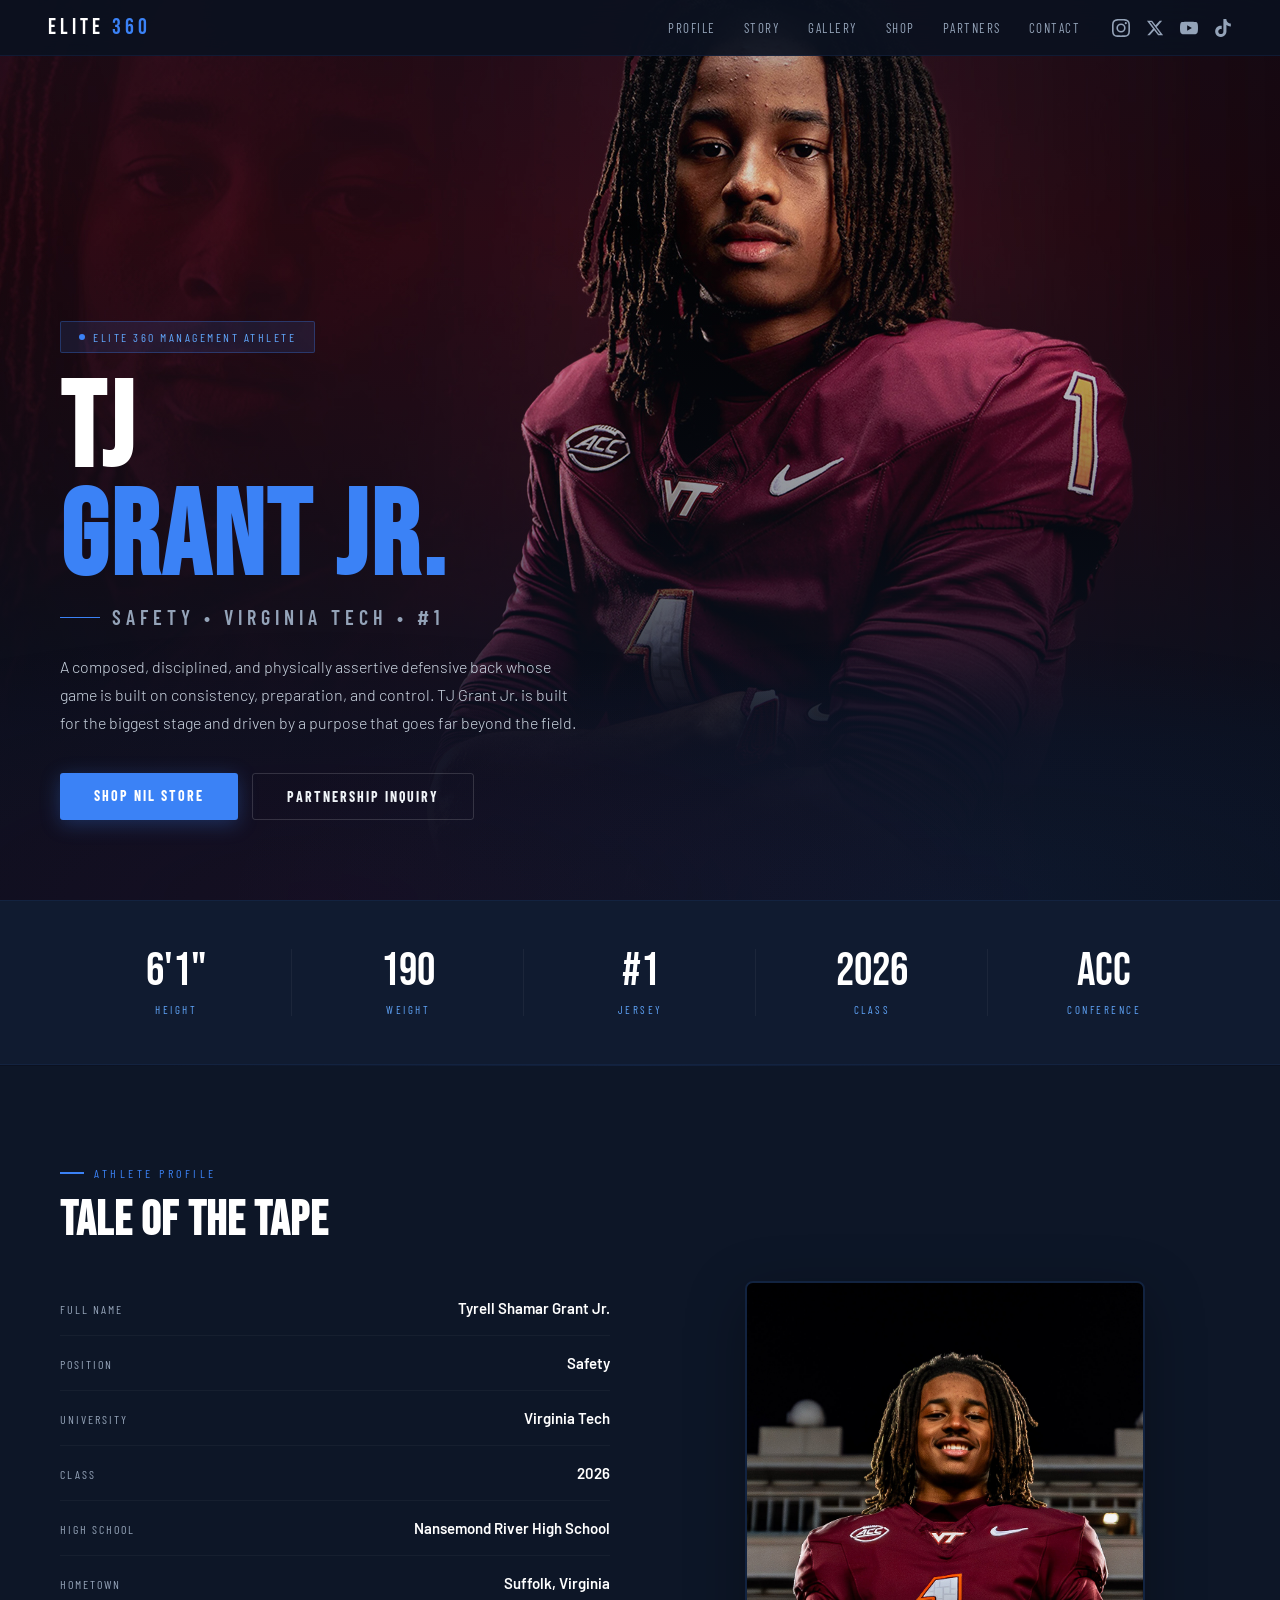
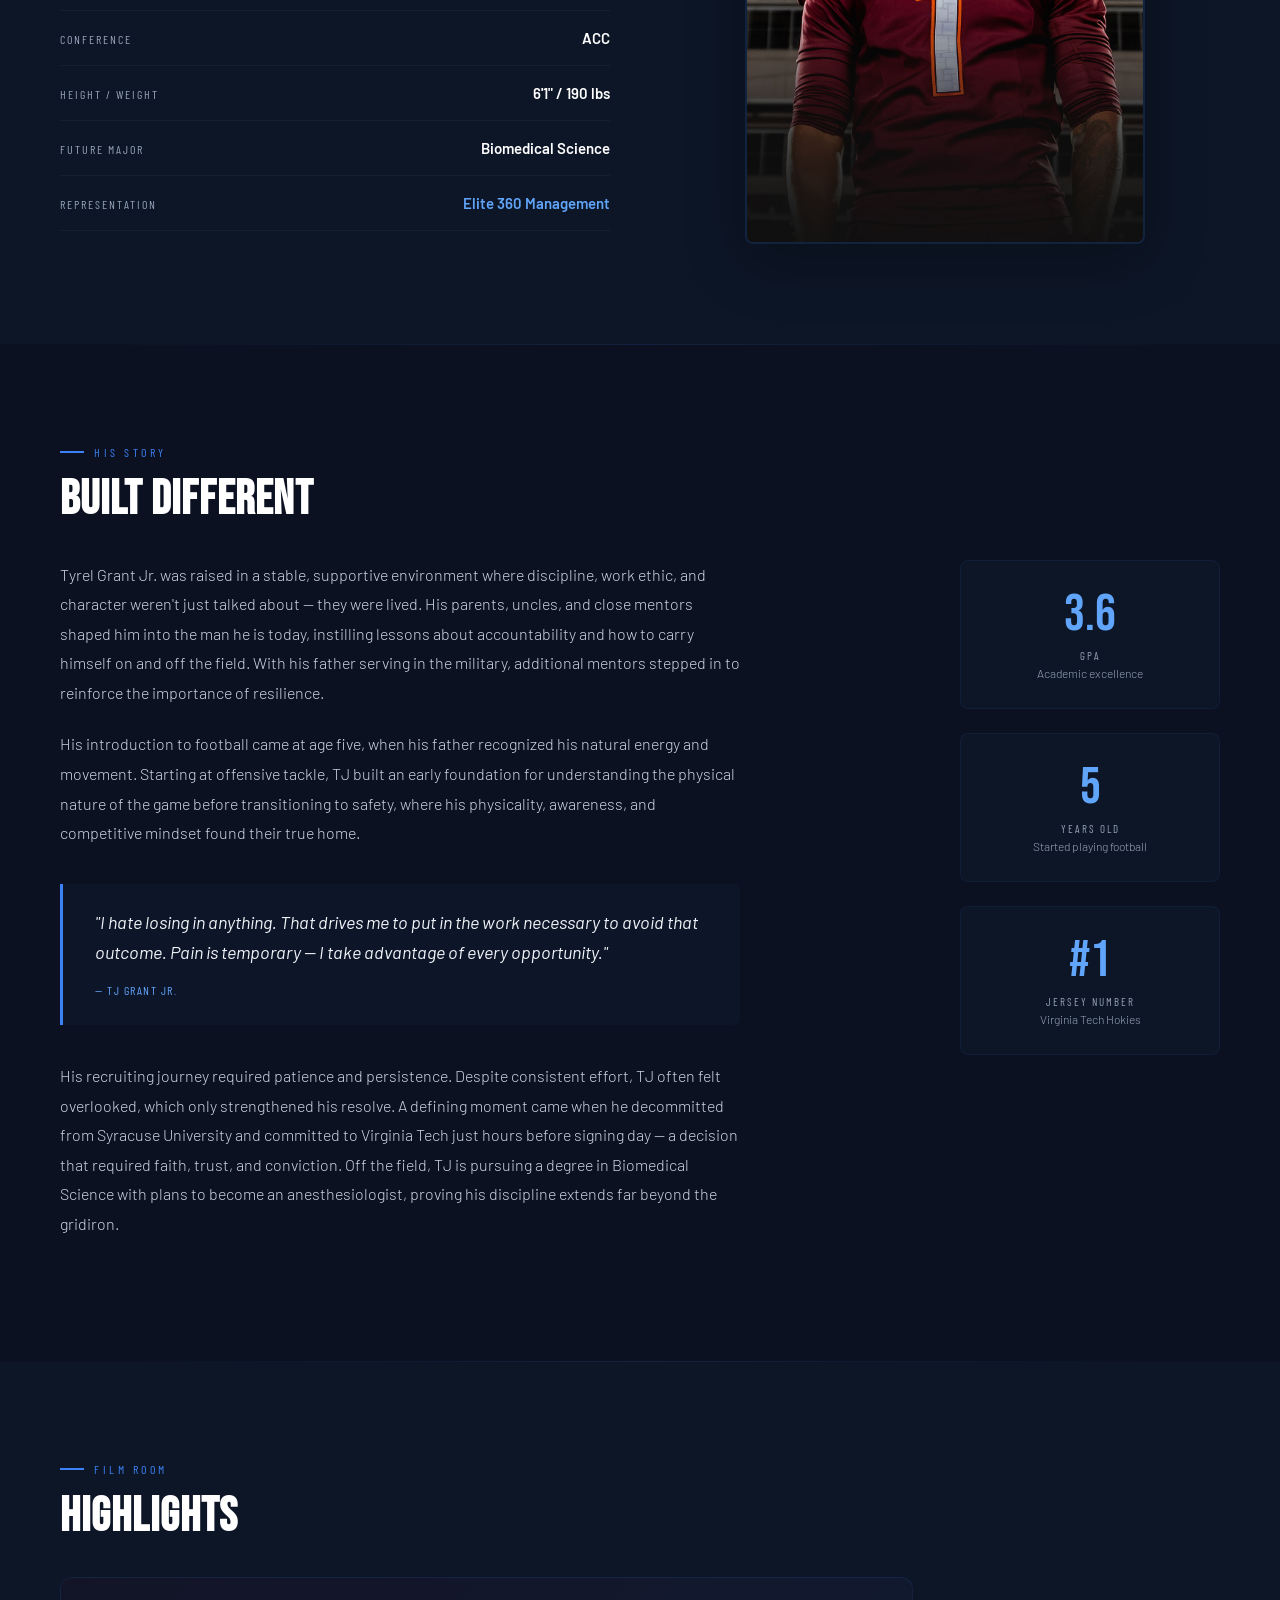
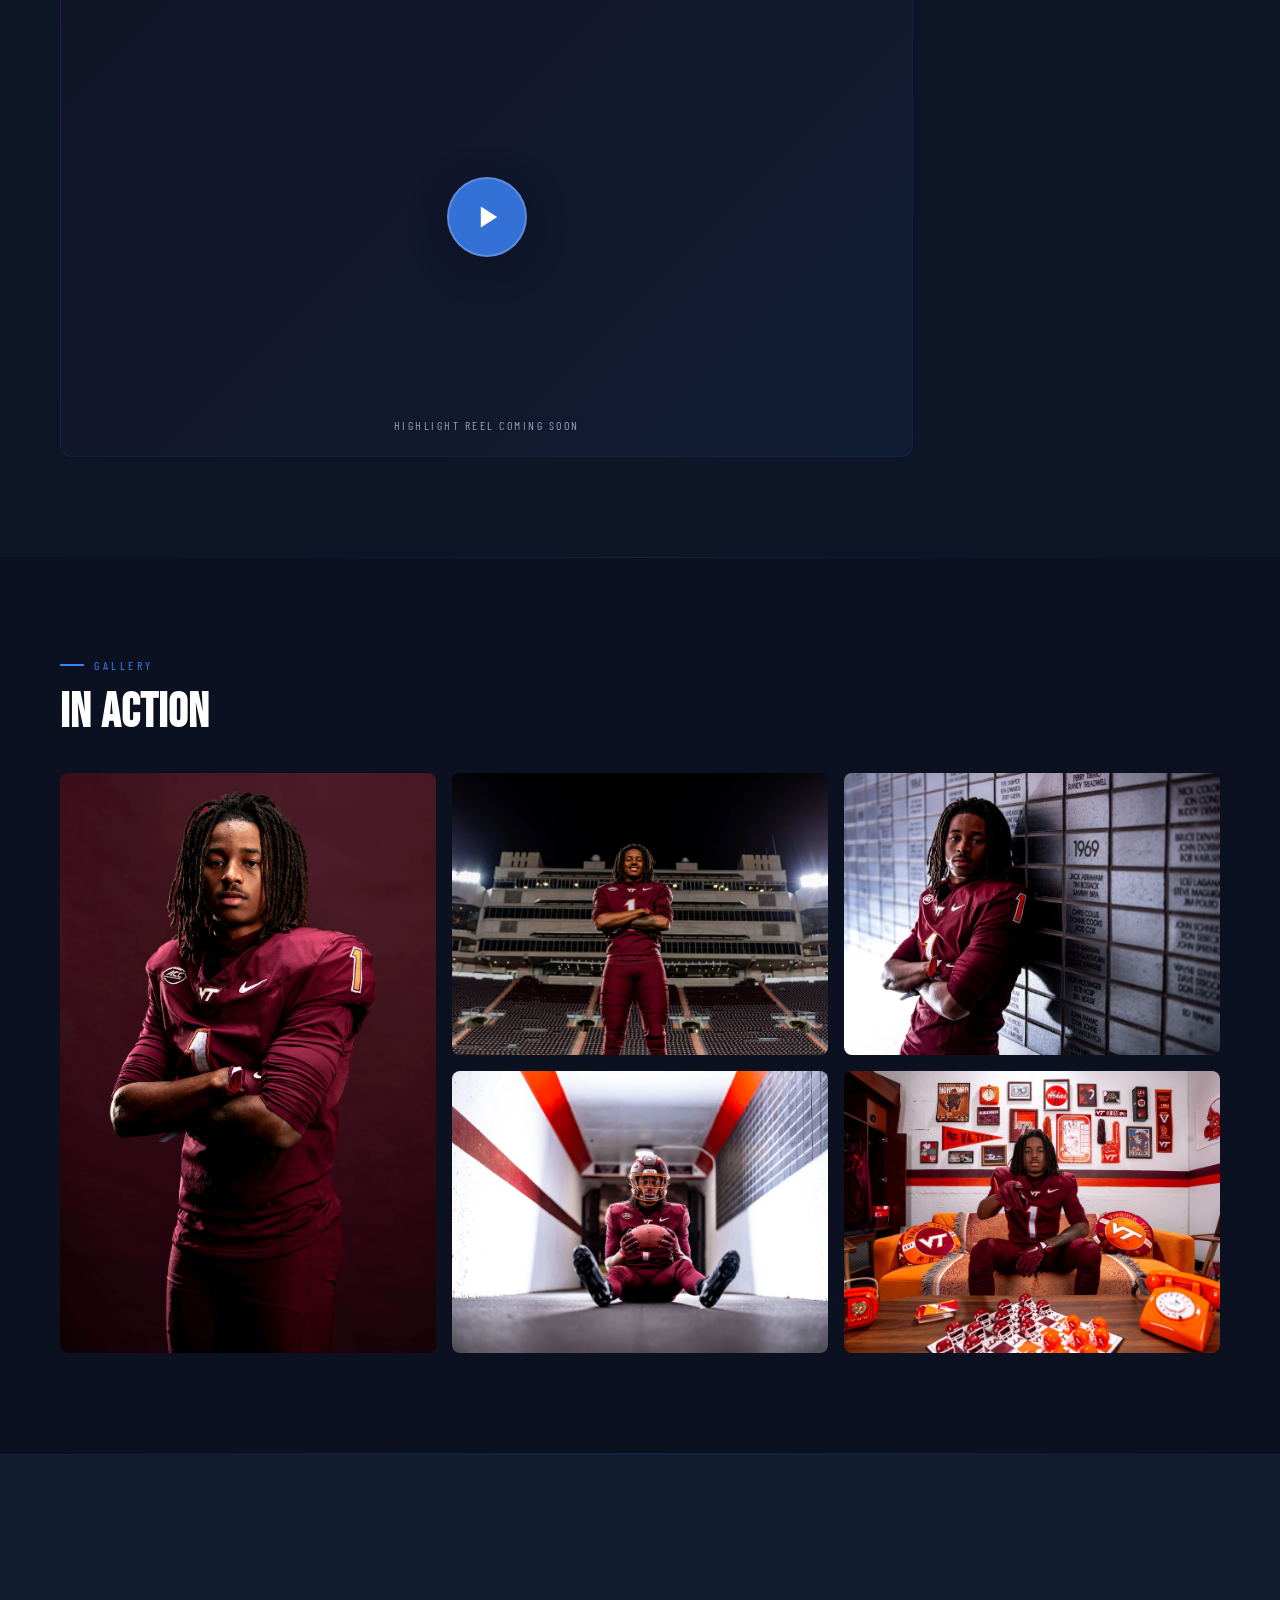
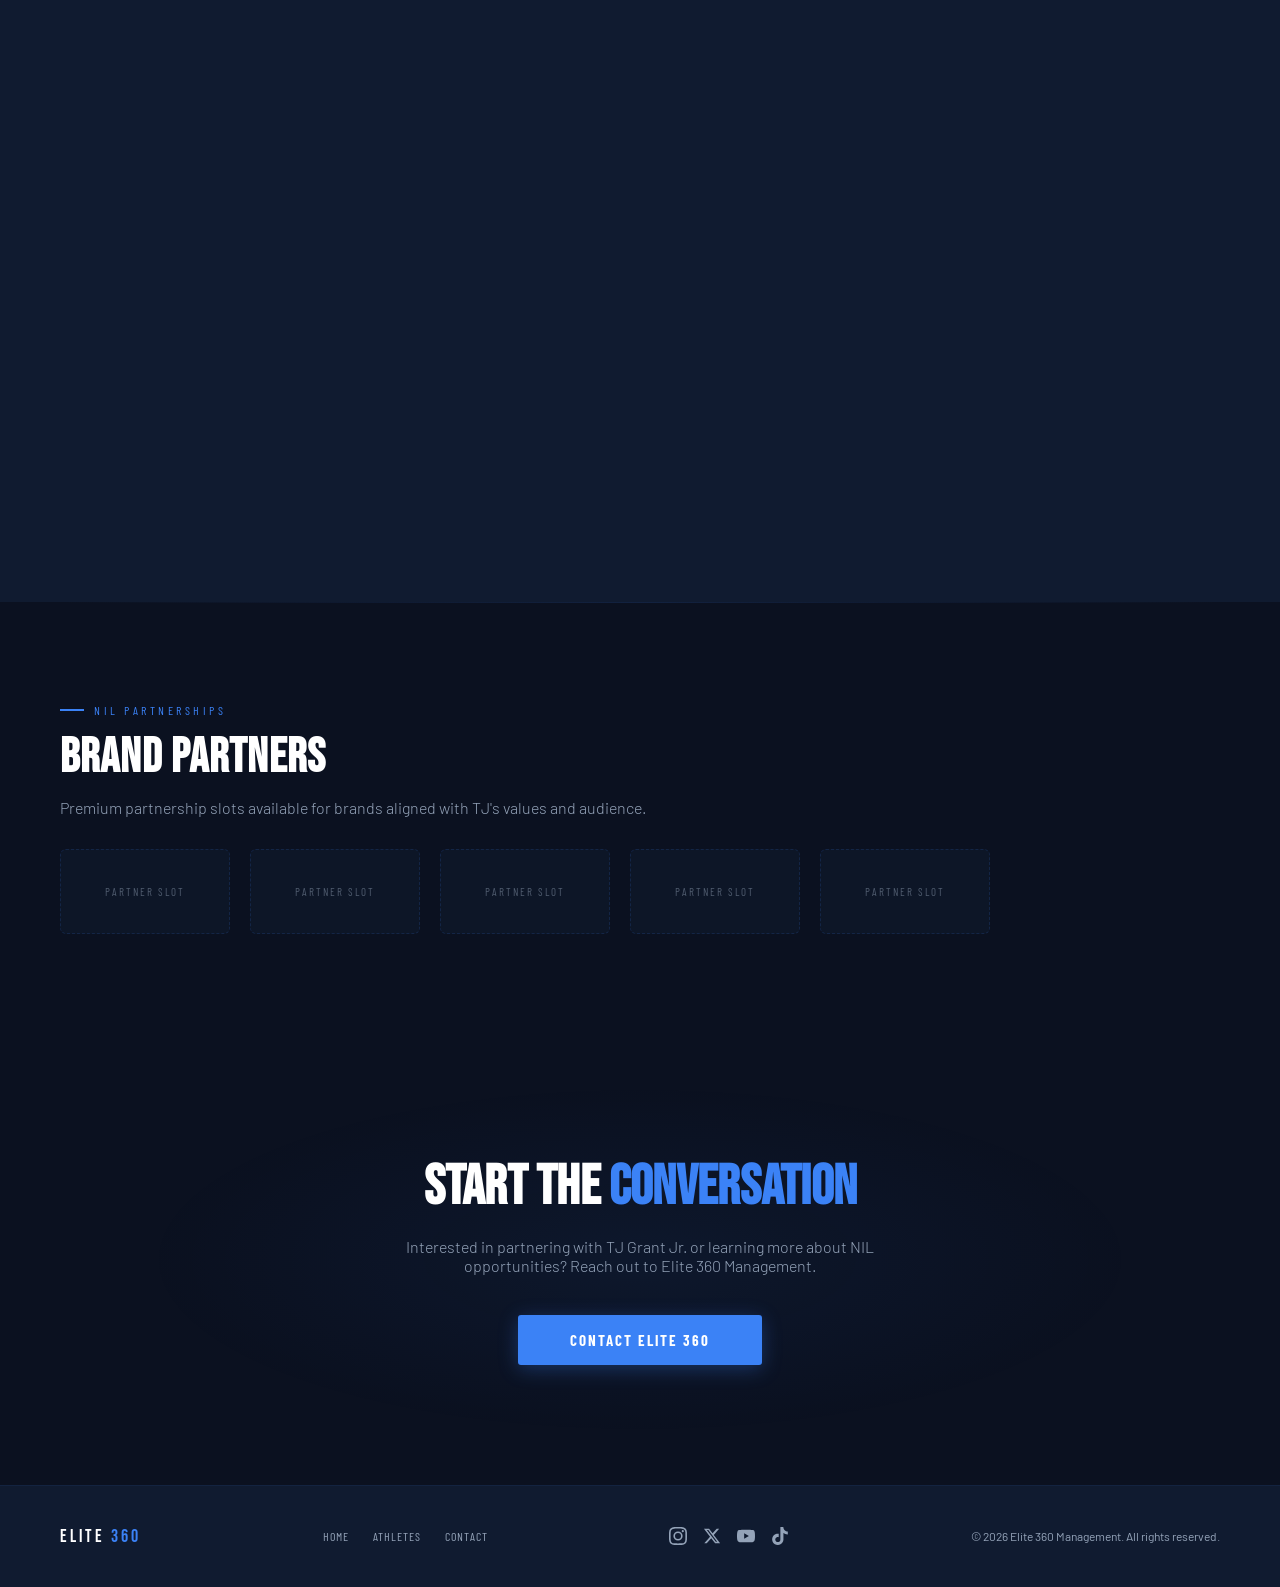
<file: tj-grant.html>
<!DOCTYPE html>
<html lang="en">
<head>
<meta charset="UTF-8">
<meta name="viewport" content="width=device-width, initial-scale=1.0">
<title>TJ Grant Jr. — Elite 360 Management</title>
<meta name="description" content="TJ Grant Jr. | Safety | Virginia Tech | Elite 360 Management Athlete">
<link rel="preconnect" href="https://fonts.googleapis.com">
<link href="https://fonts.googleapis.com/css2?family=Bebas+Neue&family=Barlow:wght@300;400;500;600;700&family=Barlow+Condensed:wght@400;600;700&display=swap" rel="stylesheet">
<style>
/* ============================================================
   ATHLETE DATA — Change this JSON block to swap athletes
   ============================================================ */
:root {
  /* BRAND */
  --navy: #0B1120;
  --navy-mid: #101B30;
  --navy-light: #17263F;
  --blue: #3B82F6;
  --blue-light: #60A5FA;
  --blue-dark: #2563EB;
  --white: #F0F4F8;
  --white-pure: #FFFFFF;
  --gray: #94A3B8;
  --gray-light: #CBD5E1;
  --surface: #0D1627;
  /* ATHLETE ACCENT (VT Maroon) */
  --accent: #630031;
  --accent-light: #861f4f;
  --accent-dark: #4a0024;
}

* { margin:0; padding:0; box-sizing:border-box; }
html { scroll-behavior:smooth; }
body {
  font-family:'Barlow',sans-serif;
  background:var(--navy);
  color:var(--white);
  overflow-x:hidden;
}

/* SCROLLBAR */
::-webkit-scrollbar { width:6px; }
::-webkit-scrollbar-track { background:var(--navy); }
::-webkit-scrollbar-thumb { background:var(--blue); border-radius:3px; }

/* REVEAL */
.reveal { opacity:0; transform:translateY(40px); transition:opacity .7s cubic-bezier(.16,1,.3,1), transform .7s cubic-bezier(.16,1,.3,1); }
.reveal.visible { opacity:1; transform:translateY(0); }
.reveal-delay-1 { transition-delay:.1s; }
.reveal-delay-2 { transition-delay:.2s; }
.reveal-delay-3 { transition-delay:.3s; }
.reveal-delay-4 { transition-delay:.4s; }

/* ===== TOP BAR ===== */
.top-bar {
  background:rgba(11,17,32,.9);
  backdrop-filter:blur(20px);
  -webkit-backdrop-filter:blur(20px);
  border-bottom:1px solid rgba(59,130,246,.1);
  padding:14px 48px;
  display:flex; justify-content:space-between; align-items:center;
  position:fixed; top:0; left:0; right:0; z-index:100;
  transition:all .3s;
}
.top-bar.scrolled { padding:10px 48px; background:rgba(11,17,32,.97); box-shadow:0 4px 30px rgba(0,0,0,.3); }
.top-bar .logo-text { font-family:'Bebas Neue',sans-serif; font-size:22px; color:var(--white-pure); letter-spacing:4px; }
.top-bar .logo-text span { color:var(--blue); }
.top-bar-right { display:flex; align-items:center; gap:32px; }
.top-bar nav { display:flex; gap:28px; }
.top-bar nav a {
  color:var(--gray); text-decoration:none;
  font-family:'Barlow Condensed',sans-serif; font-size:13px;
  letter-spacing:1.5px; text-transform:uppercase; transition:color .3s; position:relative;
}
.top-bar nav a::after { content:''; position:absolute; bottom:-4px; left:0; width:0; height:2px; background:var(--blue); transition:width .3s; }
.top-bar nav a:hover { color:var(--white-pure); }
.top-bar nav a:hover::after { width:100%; }
.social-icons { display:flex; gap:16px; align-items:center; }
.social-icons a { color:var(--gray); text-decoration:none; transition:color .3s, transform .3s; display:flex; align-items:center; }
.social-icons a:hover { color:var(--blue-light); transform:translateY(-2px); }
.social-icons a svg { width:18px; height:18px; fill:currentColor; }

/* MOBILE NAV */
.mobile-toggle { display:none; background:none; border:none; color:var(--white); font-size:24px; cursor:pointer; padding:4px; z-index:101; }
.mobile-nav {
  display:none; position:fixed; inset:0;
  background:rgba(11,17,32,.98); backdrop-filter:blur(20px); -webkit-backdrop-filter:blur(20px);
  z-index:99; flex-direction:column; align-items:center; justify-content:center; gap:32px;
}
.mobile-nav.open { display:flex; }
.mobile-nav a { color:var(--white); text-decoration:none; font-family:'Bebas Neue',sans-serif; font-size:36px; letter-spacing:4px; transition:color .3s; }
.mobile-nav a:hover { color:var(--blue); }
.mobile-nav .social-icons { margin-top:20px; gap:24px; }
.mobile-nav .social-icons a svg { width:24px; height:24px; }

/* ===== HERO — FULL BLEED IMMERSIVE WITH PARALLAX ===== */
.hero { min-height:100vh; position:relative; display:flex; align-items:flex-end; overflow:hidden; }
.hero-bg {
  position:absolute; inset:0; z-index:1;
  will-change:transform;
}
.hero-bg img { width:100%; height:120%; object-fit:cover; object-position:center 20%; position:absolute; top:-10%; }
.hero-bg::after {
  content:''; position:absolute; inset:0;
  background:linear-gradient(to bottom, rgba(11,17,32,.35) 0%, rgba(11,17,32,.1) 25%, rgba(11,17,32,.45) 55%, rgba(11,17,32,.97) 82%, var(--navy) 100%);
}
.hero-glow {
  position:absolute; bottom:0; left:0; right:0; height:350px;
  background:radial-gradient(ellipse at 25% 100%, rgba(99,0,49,.12) 0%, transparent 55%),
             radial-gradient(ellipse at 75% 100%, rgba(59,130,246,.06) 0%, transparent 55%);
  z-index:2; pointer-events:none;
}
.hero-content {
  position:relative; z-index:3; padding:0 60px 80px; width:100%; max-width:900px;
  animation:heroIn 1.2s cubic-bezier(.16,1,.3,1) forwards;
}
@keyframes heroIn { from{opacity:0;transform:translateY(50px)} to{opacity:1;transform:translateY(0)} }

.hero-content .badge {
  display:inline-flex; align-items:center; gap:8px;
  background:rgba(59,130,246,.12); border:1px solid rgba(59,130,246,.3);
  color:var(--blue-light); font-family:'Barlow Condensed',sans-serif;
  font-size:12px; letter-spacing:2.5px; text-transform:uppercase;
  padding:8px 18px; border-radius:2px; margin-bottom:24px;
}
.badge-dot { width:6px; height:6px; background:var(--blue); border-radius:50%; animation:pulse 2s infinite; }
@keyframes pulse { 0%,100%{opacity:1} 50%{opacity:.4} }

.hero-content h1 { font-family:'Bebas Neue',sans-serif; font-size:clamp(64px,10vw,120px); line-height:.9; letter-spacing:3px; margin-bottom:12px; }
.hero-content h1 .first { color:var(--white-pure); }
.hero-content h1 .last { color:var(--blue); }
.hero-content .tagline {
  font-family:'Barlow Condensed',sans-serif; font-size:20px; font-weight:600;
  letter-spacing:5px; text-transform:uppercase; color:var(--gray);
  margin-bottom:24px; display:flex; align-items:center; gap:12px;
}
.tagline-line { width:40px; height:1px; background:var(--blue); }
.hero-content p { font-size:16px; line-height:1.75; color:var(--gray-light); max-width:520px; margin-bottom:36px; font-weight:300; }
.hero-cta { display:flex; gap:14px; flex-wrap:wrap; }
.hero-cta a {
  padding:14px 34px; text-decoration:none; font-family:'Barlow Condensed',sans-serif;
  font-size:14px; font-weight:700; letter-spacing:2px; text-transform:uppercase;
  border-radius:3px; transition:all .3s cubic-bezier(.16,1,.3,1);
}
.btn-blue { background:var(--blue); color:var(--white-pure); box-shadow:0 4px 20px rgba(59,130,246,.3); }
.btn-blue:hover { background:var(--blue-light); transform:translateY(-2px); box-shadow:0 6px 28px rgba(59,130,246,.4); }
.btn-outline { background:transparent; color:var(--white); border:1px solid rgba(255,255,255,.15); }
.btn-outline:hover { border-color:var(--blue); color:var(--blue-light); transform:translateY(-2px); }

/* ===== STATS BAR — ANIMATED COUNTERS ===== */
.stats-bar {
  background:var(--navy-mid);
  border-top:1px solid rgba(59,130,246,.08);
  border-bottom:1px solid rgba(59,130,246,.08);
  display:grid; grid-template-columns:repeat(5,1fr);
  text-align:center; padding:48px 60px;
}
.stat-item { position:relative; padding:0 12px; }
.stat-item:not(:last-child)::after { content:''; position:absolute; right:0; top:0; bottom:0; width:1px; background:rgba(255,255,255,.05); }
.stat-item .stat-val {
  font-family:'Bebas Neue',sans-serif; font-size:46px; color:var(--white-pure); line-height:1;
  transition:color .3s;
}
.stat-item:hover .stat-val { color:var(--blue-light); }
.stat-item .stat-label {
  font-family:'Barlow Condensed',sans-serif; font-size:11px;
  letter-spacing:2.5px; text-transform:uppercase; color:var(--blue-light); margin-top:8px;
}

/* ===== SECTION DIVIDERS ===== */
.section-divider {
  height:1px; margin:0 60px;
  background:linear-gradient(90deg, transparent, rgba(59,130,246,.15), transparent);
}
.section { padding:100px 60px; }
.section-label {
  font-family:'Barlow Condensed',sans-serif; font-size:12px;
  letter-spacing:3.5px; text-transform:uppercase; color:var(--blue);
  margin-bottom:12px; display:flex; align-items:center; gap:10px;
}
.section-label::before { content:''; width:24px; height:2px; background:var(--blue); }
.section h2 {
  font-family:'Bebas Neue',sans-serif; font-size:48px;
  letter-spacing:1px; margin-bottom:32px; color:var(--white-pure);
}

/* ===== TAPE / PROFILE ===== */
.tape { background:var(--surface); }
.tape-grid { display:grid; grid-template-columns:1fr 1fr; gap:60px; align-items:start; }
.tape-details { display:flex; flex-direction:column; }
.tape-row {
  padding:18px 0; border-bottom:1px solid rgba(255,255,255,.04);
  display:flex; justify-content:space-between; align-items:baseline; transition:background .3s;
}
.tape-row:hover { background:rgba(59,130,246,.03); }
.tape-row .label { font-family:'Barlow Condensed',sans-serif; font-size:12px; letter-spacing:2px; text-transform:uppercase; color:var(--gray); }
.tape-row .value { font-size:15px; font-weight:600; color:var(--white-pure); }
.tape-image { display:flex; justify-content:center; }
.tape-image img {
  width:100%; max-width:400px; border-radius:8px;
  border:2px solid rgba(59,130,246,.12);
  box-shadow:0 16px 60px rgba(0,0,0,.3); transition:transform .4s;
}
.tape-image img:hover { transform:scale(1.03); }

/* ===== STORY + STAT CALLOUTS ===== */
.story-layout { display:grid; grid-template-columns:1fr 260px; gap:60px; align-items:start; }
.story-content { max-width:680px; }
.story-content p { font-size:16px; line-height:1.85; color:var(--gray-light); margin-bottom:22px; font-weight:300; }
.story-content blockquote {
  border-left:3px solid var(--blue); padding:24px 32px; margin:36px 0;
  background:rgba(59,130,246,.04); border-radius:0 6px 6px 0;
  font-style:italic; color:var(--white); font-size:18px; line-height:1.65;
}
.story-content blockquote cite {
  display:block; margin-top:14px; font-style:normal; font-size:12px;
  letter-spacing:1.5px; color:var(--blue-light);
  font-family:'Barlow Condensed',sans-serif; text-transform:uppercase;
}

/* STAT SIDEBAR CALLOUTS */
.story-sidebar { display:flex; flex-direction:column; gap:24px; position:sticky; top:120px; }
.stat-callout {
  background:var(--surface); border:1px solid rgba(59,130,246,.08);
  border-radius:8px; padding:28px 24px; text-align:center;
  transition:border-color .3s, transform .3s;
}
.stat-callout:hover { border-color:rgba(59,130,246,.2); transform:translateY(-4px); }
.stat-callout .callout-val {
  font-family:'Bebas Neue',sans-serif; font-size:52px; color:var(--blue-light); line-height:1;
}
.stat-callout .callout-label {
  font-family:'Barlow Condensed',sans-serif; font-size:11px;
  letter-spacing:2px; text-transform:uppercase; color:var(--gray); margin-top:8px;
}
.stat-callout .callout-sub {
  font-size:12px; color:var(--gray); margin-top:4px; font-weight:300;
}

/* ===== HIGHLIGHTS PLACEHOLDER ===== */
.highlights { background:var(--surface); }
.highlights-placeholder {
  margin-top:32px; border-radius:12px; overflow:hidden;
  background:linear-gradient(135deg, rgba(99,0,49,.08), rgba(59,130,246,.06));
  border:1px solid rgba(59,130,246,.1);
  display:flex; align-items:center; justify-content:center;
  aspect-ratio:16/9; max-height:480px;
  position:relative; cursor:pointer; transition:border-color .3s;
}
.highlights-placeholder:hover { border-color:rgba(59,130,246,.25); }
.highlights-placeholder:hover .play-btn { transform:translate(-50%,-50%) scale(1.1); background:var(--blue); }
.play-btn {
  position:absolute; top:50%; left:50%; transform:translate(-50%,-50%);
  width:80px; height:80px; border-radius:50%;
  background:rgba(59,130,246,.85); border:2px solid rgba(255,255,255,.2);
  display:flex; align-items:center; justify-content:center;
  transition:all .3s; box-shadow:0 8px 40px rgba(0,0,0,.3);
}
.play-btn svg { width:28px; height:28px; fill:white; margin-left:4px; }
.highlights-coming {
  position:absolute; bottom:24px; left:50%; transform:translateX(-50%);
  font-family:'Barlow Condensed',sans-serif; font-size:12px;
  letter-spacing:2.5px; text-transform:uppercase; color:var(--gray);
}

/* ===== GALLERY — SWIPE CAROUSEL ON MOBILE ===== */
.gallery-grid {
  display:grid; grid-template-columns:repeat(3,1fr);
  gap:16px; margin-top:32px;
}
.gallery-item {
  border-radius:8px; overflow:hidden; position:relative;
  aspect-ratio:4/3; cursor:pointer;
}
.gallery-item img { width:100%; height:100%; object-fit:cover; transition:transform .6s cubic-bezier(.16,1,.3,1); }
.gallery-item:hover img { transform:scale(1.08); }
.gallery-item::after {
  content:''; position:absolute; inset:0;
  background:linear-gradient(to top, rgba(11,17,32,.5) 0%, transparent 50%);
  opacity:0; transition:opacity .3s;
}
.gallery-item:hover::after { opacity:1; }
.gallery-item.tall { grid-row:span 2; aspect-ratio:auto; }

/* ===== NIL STORE ===== */
.store { background:var(--navy-mid); border-top:1px solid rgba(59,130,246,.08); }
.store-grid {
  display:grid; grid-template-columns:repeat(3,1fr);
  gap:20px; margin-top:32px;
}
.product-card {
  background:var(--surface); border:1px solid rgba(255,255,255,.04);
  border-radius:6px; overflow:hidden;
  transition:all .4s cubic-bezier(.16,1,.3,1); cursor:pointer;
}
.product-card:hover { border-color:rgba(59,130,246,.25); transform:translateY(-6px); box-shadow:0 20px 60px rgba(0,0,0,.3); }
.product-img {
  width:100%; height:280px;
  background:linear-gradient(135deg, #0a0a14, #0d0d1a);
  display:flex; align-items:center; justify-content:center;
  position:relative; overflow:hidden;
}
.product-img .tag {
  position:absolute; top:14px; left:14px; background:var(--blue); color:var(--white-pure);
  font-family:'Barlow Condensed',sans-serif; font-size:10px;
  letter-spacing:1.5px; text-transform:uppercase; padding:5px 12px; border-radius:2px; font-weight:700;
}
.product-img img { width:100%; height:100%; object-fit:contain; padding:24px; }

/* CSS PRODUCT MOCKUPS */
.mockup-tshirt, .mockup-snapback {
  position:relative; display:flex; align-items:center; justify-content:center;
  width:100%; height:100%;
}
.mockup-tshirt svg, .mockup-snapback svg { max-height:200px; filter:drop-shadow(0 8px 24px rgba(0,0,0,.4)); }

.product-info { padding:20px; }
.product-info h4 {
  font-family:'Barlow Condensed',sans-serif; font-size:15px; font-weight:600;
  letter-spacing:1px; text-transform:uppercase; margin-bottom:8px; color:var(--white-pure);
}
.product-info .price { font-family:'Bebas Neue',sans-serif; font-size:26px; color:var(--blue-light); }
.product-info .desc { font-size:13px; color:var(--gray); margin-top:6px; font-weight:300; }

/* ===== PARTNERS ===== */
.partners-grid { display:flex; gap:20px; flex-wrap:wrap; margin-top:32px; }
.partner-slot {
  width:170px; height:85px; background:var(--surface);
  border:1px dashed rgba(59,130,246,.15); border-radius:6px;
  display:flex; align-items:center; justify-content:center;
  font-family:'Barlow Condensed',sans-serif; font-size:11px;
  letter-spacing:2px; text-transform:uppercase; color:rgba(148,163,184,.5);
  transition:all .3s;
}
.partner-slot:hover { border-color:rgba(59,130,246,.3); color:var(--gray); }
.partner-cta-mobile {
  display:none; margin-top:24px;
  text-align:center;
}
.partner-cta-mobile a {
  display:inline-block; padding:14px 40px;
  background:transparent; border:1px solid rgba(59,130,246,.3);
  color:var(--blue-light); text-decoration:none;
  font-family:'Barlow Condensed',sans-serif; font-size:14px;
  font-weight:700; letter-spacing:2px; text-transform:uppercase;
  border-radius:3px; transition:all .3s;
}
.partner-cta-mobile a:hover { background:var(--blue); color:white; }

/* ===== CTA ===== */
.cta-section { text-align:center; padding:120px 60px; position:relative; }
.cta-section::before {
  content:''; position:absolute; inset:0;
  background:radial-gradient(ellipse at center, rgba(59,130,246,.06) 0%, transparent 55%);
  pointer-events:none;
}
.cta-section h2 { font-family:'Bebas Neue',sans-serif; font-size:56px; margin-bottom:16px; color:var(--white-pure); }
.cta-section h2 span { color:var(--blue); }
.cta-section p { color:var(--gray); font-size:16px; margin-bottom:40px; max-width:480px; margin-left:auto; margin-right:auto; font-weight:300; }
.cta-section a.cta-btn {
  display:inline-block; padding:16px 52px; background:var(--blue); color:var(--white-pure);
  text-decoration:none; font-family:'Barlow Condensed',sans-serif; font-size:15px;
  font-weight:700; letter-spacing:2px; text-transform:uppercase; border-radius:3px;
  box-shadow:0 4px 20px rgba(59,130,246,.3); transition:all .3s;
}
.cta-section a.cta-btn:hover { background:var(--blue-light); transform:translateY(-2px); box-shadow:0 8px 32px rgba(59,130,246,.4); }

/* ===== FOOTER ===== */
footer {
  background:var(--navy-mid); border-top:1px solid rgba(59,130,246,.08);
  padding:40px 60px; display:flex; justify-content:space-between; align-items:center;
}
footer .logo-text { font-family:'Bebas Neue',sans-serif; font-size:18px; color:var(--white-pure); letter-spacing:3px; }
footer .logo-text span { color:var(--blue); }
footer .copy { font-size:12px; color:var(--gray); }
footer .footer-center { display:flex; gap:24px; align-items:center; }
footer .footer-center a {
  color:var(--gray); text-decoration:none; font-size:12px; letter-spacing:1px;
  text-transform:uppercase; font-family:'Barlow Condensed',sans-serif; transition:color .3s;
}
footer .footer-center a:hover { color:var(--blue-light); }
footer .social-icons a { color:var(--gray); }
footer .social-icons a:hover { color:var(--blue-light); }

/* ===== MODAL ===== */
.modal-overlay {
  position:fixed; inset:0; background:rgba(0,0,0,.8);
  backdrop-filter:blur(12px); -webkit-backdrop-filter:blur(12px);
  z-index:200; display:flex; align-items:center; justify-content:center;
  opacity:0; pointer-events:none; transition:opacity .35s ease; padding:20px;
}
.modal-overlay.open { opacity:1; pointer-events:all; }
.modal {
  background:var(--navy-mid); border:1px solid rgba(59,130,246,.15);
  border-radius:10px; width:100%; max-width:820px; max-height:90vh;
  overflow-y:auto; transform:translateY(30px) scale(.96);
  transition:transform .4s cubic-bezier(.16,1,.3,1);
  box-shadow:0 40px 120px rgba(0,0,0,.6);
}
.modal-overlay.open .modal { transform:translateY(0) scale(1); }
.modal-close {
  position:absolute; top:16px; right:20px;
  background:rgba(255,255,255,.08); border:1px solid rgba(255,255,255,.1);
  color:var(--white); width:36px; height:36px; border-radius:50%;
  font-size:18px; cursor:pointer; display:flex; align-items:center;
  justify-content:center; transition:all .3s; z-index:5;
}
.modal-close:hover { background:rgba(59,130,246,.2); border-color:var(--blue); }
.modal-body { display:grid; grid-template-columns:1fr 1fr; position:relative; }
.modal-img {
  background:var(--navy); display:flex; align-items:center; justify-content:center;
  padding:32px; min-height:400px; border-radius:10px 0 0 10px;
  position:relative; overflow:hidden;
}
.modal-img .img-badge {
  position:absolute; top:16px; left:16px; background:var(--blue); color:white;
  font-family:'Barlow Condensed',sans-serif; font-size:10px;
  letter-spacing:1.5px; text-transform:uppercase; font-weight:700;
  padding:5px 12px; border-radius:2px; z-index:3;
}
.modal-img .product-display { max-width:80%; max-height:300px; }
.modal-img .product-display img { width:100%; height:100%; object-fit:contain; }
.modal-details { padding:36px 32px; display:flex; flex-direction:column; }
.modal-details .product-cat {
  font-family:'Barlow Condensed',sans-serif; font-size:11px;
  letter-spacing:2.5px; text-transform:uppercase; color:var(--blue); margin-bottom:8px;
}
.modal-details h3 { font-family:'Bebas Neue',sans-serif; font-size:36px; color:var(--white-pure); margin-bottom:6px; letter-spacing:1px; }
.modal-details .modal-price { font-family:'Bebas Neue',sans-serif; font-size:32px; color:var(--blue-light); margin-bottom:16px; }
.modal-details .modal-desc { font-size:14px; line-height:1.7; color:var(--gray-light); font-weight:300; margin-bottom:24px; }
.size-selector { margin-bottom:24px; }
.size-selector label { font-family:'Barlow Condensed',sans-serif; font-size:12px; letter-spacing:2px; text-transform:uppercase; color:var(--gray); display:block; margin-bottom:10px; }
.sizes { display:flex; gap:8px; }
.size-btn {
  width:44px; height:44px; border:1px solid rgba(255,255,255,.1);
  background:transparent; color:var(--gray); font-family:'Barlow Condensed',sans-serif;
  font-size:14px; font-weight:600; border-radius:4px; cursor:pointer; transition:all .2s;
}
.size-btn:hover { border-color:var(--blue); color:var(--white); }
.size-btn.active { background:var(--blue); border-color:var(--blue); color:white; }
.qty-row { display:flex; align-items:center; gap:16px; margin-bottom:28px; }
.qty-row label { font-family:'Barlow Condensed',sans-serif; font-size:12px; letter-spacing:2px; text-transform:uppercase; color:var(--gray); }
.qty-control { display:flex; align-items:center; border:1px solid rgba(255,255,255,.1); border-radius:4px; overflow:hidden; }
.qty-btn { width:36px; height:36px; background:rgba(255,255,255,.04); border:none; color:var(--white); font-size:16px; cursor:pointer; transition:background .2s; }
.qty-btn:hover { background:rgba(59,130,246,.2); }
.qty-val { width:44px; text-align:center; font-family:'Barlow',sans-serif; font-weight:600; font-size:14px; color:var(--white); background:transparent; border:none; border-left:1px solid rgba(255,255,255,.06); border-right:1px solid rgba(255,255,255,.06); height:36px; }
.checkout-btn {
  width:100%; padding:16px; background:var(--blue); color:white; border:none;
  font-family:'Barlow Condensed',sans-serif; font-size:15px; font-weight:700;
  letter-spacing:2px; text-transform:uppercase; border-radius:4px; cursor:pointer;
  box-shadow:0 4px 20px rgba(59,130,246,.3); transition:all .3s; margin-bottom:12px;
}
.checkout-btn:hover { background:var(--blue-light); transform:translateY(-2px); }
.checkout-btn.added { background:#10B981; box-shadow:0 4px 20px rgba(16,185,129,.3); }
.secure-note { text-align:center; font-size:11px; color:var(--gray); display:flex; align-items:center; justify-content:center; gap:6px; }
.checkout-panel { display:none; padding:0 32px 32px; }
.checkout-panel.visible { display:block; }
.checkout-divider { height:1px; background:rgba(255,255,255,.06); margin-bottom:24px; }
.cart-summary { margin-bottom:20px; }
.cart-item { display:flex; justify-content:space-between; align-items:center; padding:12px 0; border-bottom:1px solid rgba(255,255,255,.04); }
.cart-item .ci-name { font-size:14px; font-weight:500; }
.cart-item .ci-meta { font-size:12px; color:var(--gray); }
.cart-item .ci-price { font-family:'Bebas Neue',sans-serif; font-size:20px; color:var(--blue-light); }
.cart-total { display:flex; justify-content:space-between; padding:16px 0 0; font-family:'Barlow Condensed',sans-serif; font-size:14px; letter-spacing:1.5px; text-transform:uppercase; }
.cart-total .total-price { font-family:'Bebas Neue',sans-serif; font-size:28px; color:var(--white-pure); }
.checkout-form { display:flex; flex-direction:column; gap:12px; }
.form-row { display:flex; gap:12px; }
.form-row .field { flex:1; }
.field input { width:100%; padding:12px 14px; background:rgba(255,255,255,.04); border:1px solid rgba(255,255,255,.08); border-radius:4px; color:var(--white); font-family:'Barlow',sans-serif; font-size:14px; transition:border-color .3s; }
.field input::placeholder { color:rgba(148,163,184,.5); }
.field input:focus { outline:none; border-color:var(--blue); background:rgba(59,130,246,.04); }
.field label { display:block; font-family:'Barlow Condensed',sans-serif; font-size:11px; letter-spacing:1.5px; text-transform:uppercase; color:var(--gray); margin-bottom:6px; }
.stripe-placeholder { padding:14px; background:rgba(255,255,255,.03); border:1px dashed rgba(59,130,246,.2); border-radius:4px; text-align:center; font-size:12px; color:var(--gray); font-family:'Barlow Condensed',sans-serif; letter-spacing:1.5px; margin:8px 0; }
.pay-btn { width:100%; padding:16px; background:#10B981; color:white; border:none; font-family:'Barlow Condensed',sans-serif; font-size:15px; font-weight:700; letter-spacing:2px; text-transform:uppercase; border-radius:4px; cursor:pointer; transition:all .3s; margin-top:8px; box-shadow:0 4px 20px rgba(16,185,129,.3); }
.pay-btn:hover { background:#34D399; transform:translateY(-2px); }
.success-screen { display:none; text-align:center; padding:60px 32px; }
.success-screen.visible { display:block; }
.success-check { width:64px; height:64px; border-radius:50%; background:rgba(16,185,129,.15); border:2px solid #10B981; display:flex; align-items:center; justify-content:center; margin:0 auto 20px; font-size:28px; }
.success-screen h3 { font-family:'Bebas Neue',sans-serif; font-size:32px; color:var(--white-pure); margin-bottom:8px; }
.success-screen p { color:var(--gray); font-size:14px; font-weight:300; }

/* ===== RESPONSIVE ===== */
@media(max-width:1024px){
  .hero-content{padding:0 36px 60px}
  .tape-grid{grid-template-columns:1fr}
  .tape-image{order:-1;margin-bottom:20px}
  .story-layout{grid-template-columns:1fr;gap:32px}
  .story-sidebar{position:static;flex-direction:row;flex-wrap:wrap}
  .stat-callout{flex:1;min-width:140px}
  .section{padding:80px 36px}
  .gallery-grid{grid-template-columns:1fr 1fr}
  .gallery-item.tall{grid-row:span 1;aspect-ratio:4/3}
  .store-grid{grid-template-columns:1fr 1fr}
}
@media(max-width:768px){
  .top-bar{padding:12px 20px}
  .top-bar.scrolled{padding:10px 20px}
  .top-bar nav{display:none}
  .top-bar .social-icons{display:none}
  .mobile-toggle{display:block}
  .hero{min-height:100svh}
  .hero-bg img{object-position:60% 20%}
  .hero-content{padding:0 20px 50px}
  .hero-content h1{font-size:clamp(52px,14vw,80px)}
  .hero-content .tagline{font-size:16px;letter-spacing:3px}
  .hero-content p{font-size:15px}
  .hero-cta{flex-direction:column}
  .hero-cta a{text-align:center}
  .stats-bar{grid-template-columns:repeat(3,1fr);gap:24px;padding:32px 20px}
  .stat-item:nth-child(n+4){margin-top:20px}
  .stat-item::after{display:none}
  .stat-item .stat-val{font-size:34px}
  .section{padding:60px 20px}
  .section h2{font-size:36px}
  .section-divider{margin:0 20px}
  .story-sidebar{flex-direction:column}
  .stat-callout{min-width:auto}
  /* GALLERY CAROUSEL */
  .gallery-grid{
    display:flex; overflow-x:auto; scroll-snap-type:x mandatory;
    gap:12px; padding-bottom:16px;
    -webkit-overflow-scrolling:touch;
    scrollbar-width:none;
  }
  .gallery-grid::-webkit-scrollbar{display:none}
  .gallery-item{min-width:280px;flex-shrink:0;scroll-snap-align:start;aspect-ratio:4/3}
  .gallery-item.tall{aspect-ratio:4/3}
  .store-grid{grid-template-columns:1fr 1fr}
  .partners-grid{display:none}
  .partner-cta-mobile{display:block}
  .cta-section{padding:80px 20px}
  .cta-section h2{font-size:40px}
  footer{flex-direction:column;gap:20px;text-align:center;padding:36px 20px}
  .modal-body{grid-template-columns:1fr}
  .modal-img{min-height:260px;border-radius:10px 10px 0 0}
  .modal-details{padding:24px 20px}
  .checkout-panel{padding:0 20px 24px}
  .highlights-placeholder{aspect-ratio:16/10}
}
@media(max-width:480px){
  .hero-content h1{font-size:48px}
  .hero-content .badge{font-size:10px;padding:6px 12px}
  .stats-bar{grid-template-columns:repeat(2,1fr)}
  .store-grid{grid-template-columns:1fr}
  .gallery-item{min-width:240px}
  .form-row{flex-direction:column}
  .stat-callout .callout-val{font-size:42px}
}
</style>
</head>
<body>

<!-- ====== TOP BAR ====== -->
<div class="top-bar" id="topBar">
  <span class="logo-text">ELITE <span>360</span></span>
  <div class="top-bar-right">
    <nav>
      <a href="#tape">Profile</a>
      <a href="#story">Story</a>
      <a href="#gallery">Gallery</a>
      <a href="#store">Shop</a>
      <a href="#partners">Partners</a>
      <a href="#contact">Contact</a>
    </nav>
    <div class="social-icons">
      <a href="https://instagram.com/tygrantjr" target="_blank" rel="noopener" aria-label="Instagram"><svg viewBox="0 0 24 24"><path d="M12 2.163c3.204 0 3.584.012 4.85.07 3.252.148 4.771 1.691 4.919 4.919.058 1.265.069 1.645.069 4.849 0 3.205-.012 3.584-.069 4.849-.149 3.225-1.664 4.771-4.919 4.919-1.266.058-1.644.07-4.85.07-3.204 0-3.584-.012-4.849-.07-3.26-.149-4.771-1.699-4.919-4.92-.058-1.265-.07-1.644-.07-4.849 0-3.204.013-3.583.07-4.849.149-3.227 1.664-4.771 4.919-4.919 1.266-.057 1.645-.069 4.849-.069zM12 0C8.741 0 8.333.014 7.053.072 2.695.272.273 2.69.073 7.052.014 8.333 0 8.741 0 12c0 3.259.014 3.668.072 4.948.2 4.358 2.618 6.78 6.98 6.98C8.333 23.986 8.741 24 12 24c3.259 0 3.668-.014 4.948-.072 4.354-.2 6.782-2.618 6.979-6.98.059-1.28.073-1.689.073-4.948 0-3.259-.014-3.667-.072-4.947-.196-4.354-2.617-6.78-6.979-6.98C15.668.014 15.259 0 12 0zm0 5.838a6.162 6.162 0 100 12.324 6.162 6.162 0 000-12.324zM12 16a4 4 0 110-8 4 4 0 010 8zm6.406-11.845a1.44 1.44 0 100 2.881 1.44 1.44 0 000-2.881z"/></svg></a>
      <a href="https://x.com/tyrellgrantjr" target="_blank" rel="noopener" aria-label="X / Twitter"><svg viewBox="0 0 24 24"><path d="M18.244 2.25h3.308l-7.227 8.26 8.502 11.24H16.17l-5.214-6.817L4.99 21.75H1.68l7.73-8.835L1.254 2.25H8.08l4.713 6.231zm-1.161 17.52h1.833L7.084 4.126H5.117z"/></svg></a>
      <a href="https://youtube.com/@tjgrant2008" target="_blank" rel="noopener" aria-label="YouTube"><svg viewBox="0 0 24 24"><path d="M23.498 6.186a3.016 3.016 0 00-2.122-2.136C19.505 3.545 12 3.545 12 3.545s-7.505 0-9.377.505A3.017 3.017 0 00.502 6.186C0 8.07 0 12 0 12s0 3.93.502 5.814a3.016 3.016 0 002.122 2.136c1.871.505 9.376.505 9.376.505s7.505 0 9.377-.505a3.015 3.015 0 002.122-2.136C24 15.93 24 12 24 12s0-3.93-.502-5.814zM9.545 15.568V8.432L15.818 12l-6.273 3.568z"/></svg></a>
      <a href="https://tiktok.com/@tygrant_08" target="_blank" rel="noopener" aria-label="TikTok"><svg viewBox="0 0 24 24"><path d="M12.525.02c1.31-.02 2.61-.01 3.91-.02.08 1.53.63 3.09 1.75 4.17 1.12 1.11 2.7 1.62 4.24 1.79v4.03c-1.44-.05-2.89-.35-4.2-.97-.57-.26-1.1-.59-1.62-.93-.01 2.92.01 5.84-.02 8.75-.08 1.4-.54 2.79-1.35 3.94-1.31 1.92-3.58 3.17-5.91 3.21-1.43.08-2.86-.31-4.08-1.03-2.02-1.19-3.44-3.37-3.65-5.71-.02-.5-.03-1-.01-1.49.18-1.9 1.12-3.72 2.58-4.96 1.66-1.44 3.98-2.13 6.15-1.72.02 1.48-.04 2.96-.04 4.44-.99-.32-2.15-.23-3.02.37-.63.41-1.11 1.04-1.36 1.75-.21.51-.15 1.07-.14 1.61.24 1.64 1.82 3.02 3.5 2.87 1.12-.01 2.19-.66 2.77-1.61.19-.33.4-.67.41-1.06.1-1.79.06-3.57.07-5.36.01-4.03-.01-8.05.02-12.07z"/></svg></a>
    </div>
  </div>
  <button class="mobile-toggle" id="mobileToggle" aria-label="Menu">&#9776;</button>
</div>

<!-- MOBILE NAV -->
<div class="mobile-nav" id="mobileNav">
  <a href="#tape" onclick="closeMobileNav()">Profile</a>
  <a href="#story" onclick="closeMobileNav()">Story</a>
  <a href="#gallery" onclick="closeMobileNav()">Gallery</a>
  <a href="#store" onclick="closeMobileNav()">Shop</a>
  <a href="#partners" onclick="closeMobileNav()">Partners</a>
  <a href="#contact" onclick="closeMobileNav()">Contact</a>
  <div class="social-icons">
    <a href="https://instagram.com/tygrantjr" target="_blank" rel="noopener"><svg viewBox="0 0 24 24"><path d="M12 2.163c3.204 0 3.584.012 4.85.07 3.252.148 4.771 1.691 4.919 4.919.058 1.265.069 1.645.069 4.849 0 3.205-.012 3.584-.069 4.849-.149 3.225-1.664 4.771-4.919 4.919-1.266.058-1.644.07-4.85.07-3.204 0-3.584-.012-4.849-.07-3.26-.149-4.771-1.699-4.919-4.92-.058-1.265-.07-1.644-.07-4.849 0-3.204.013-3.583.07-4.849.149-3.227 1.664-4.771 4.919-4.919 1.266-.057 1.645-.069 4.849-.069zM12 0C8.741 0 8.333.014 7.053.072 2.695.272.273 2.69.073 7.052.014 8.333 0 8.741 0 12c0 3.259.014 3.668.072 4.948.2 4.358 2.618 6.78 6.98 6.98C8.333 23.986 8.741 24 12 24c3.259 0 3.668-.014 4.948-.072 4.354-.2 6.782-2.618 6.979-6.98.059-1.28.073-1.689.073-4.948 0-3.259-.014-3.667-.072-4.947-.196-4.354-2.617-6.78-6.979-6.98C15.668.014 15.259 0 12 0zm0 5.838a6.162 6.162 0 100 12.324 6.162 6.162 0 000-12.324zM12 16a4 4 0 110-8 4 4 0 010 8zm6.406-11.845a1.44 1.44 0 100 2.881 1.44 1.44 0 000-2.881z"/></svg></a>
    <a href="https://x.com/tyrellgrantjr" target="_blank" rel="noopener"><svg viewBox="0 0 24 24"><path d="M18.244 2.25h3.308l-7.227 8.26 8.502 11.24H16.17l-5.214-6.817L4.99 21.75H1.68l7.73-8.835L1.254 2.25H8.08l4.713 6.231zm-1.161 17.52h1.833L7.084 4.126H5.117z"/></svg></a>
    <a href="https://youtube.com/@tjgrant2008" target="_blank" rel="noopener"><svg viewBox="0 0 24 24"><path d="M23.498 6.186a3.016 3.016 0 00-2.122-2.136C19.505 3.545 12 3.545 12 3.545s-7.505 0-9.377.505A3.017 3.017 0 00.502 6.186C0 8.07 0 12 0 12s0 3.93.502 5.814a3.016 3.016 0 002.122 2.136c1.871.505 9.376.505 9.376.505s7.505 0 9.377-.505a3.015 3.015 0 002.122-2.136C24 15.93 24 12 24 12s0-3.93-.502-5.814zM9.545 15.568V8.432L15.818 12l-6.273 3.568z"/></svg></a>
    <a href="https://tiktok.com/@tygrant_08" target="_blank" rel="noopener"><svg viewBox="0 0 24 24"><path d="M12.525.02c1.31-.02 2.61-.01 3.91-.02.08 1.53.63 3.09 1.75 4.17 1.12 1.11 2.7 1.62 4.24 1.79v4.03c-1.44-.05-2.89-.35-4.2-.97-.57-.26-1.1-.59-1.62-.93-.01 2.92.01 5.84-.02 8.75-.08 1.4-.54 2.79-1.35 3.94-1.31 1.92-3.58 3.17-5.91 3.21-1.43.08-2.86-.31-4.08-1.03-2.02-1.19-3.44-3.37-3.65-5.71-.02-.5-.03-1-.01-1.49.18-1.9 1.12-3.72 2.58-4.96 1.66-1.44 3.98-2.13 6.15-1.72.02 1.48-.04 2.96-.04 4.44-.99-.32-2.15-.23-3.02.37-.63.41-1.11 1.04-1.36 1.75-.21.51-.15 1.07-.14 1.61.24 1.64 1.82 3.02 3.5 2.87 1.12-.01 2.19-.66 2.77-1.61.19-.33.4-.67.41-1.06.1-1.79.06-3.57.07-5.36.01-4.03-.01-8.05.02-12.07z"/></svg></a>
  </div>
</div>

<!-- ====== HERO ====== -->
<section class="hero">
  <div class="hero-bg" id="heroBg">
    <img src="tj-banner.jpg" alt="TJ Grant Jr. - Virginia Tech">
  </div>
  <div class="hero-glow"></div>
  <div class="hero-content">
    <div class="badge"><span class="badge-dot"></span> Elite 360 Management Athlete</div>
    <h1><span class="first">TJ</span><br><span class="last">GRANT JR.</span></h1>
    <div class="tagline"><span class="tagline-line"></span> Safety &bull; Virginia Tech &bull; #1</div>
    <p>A composed, disciplined, and physically assertive defensive back whose game is built on consistency, preparation, and control. TJ Grant Jr. is built for the biggest stage and driven by a purpose that goes far beyond the field.</p>
    <div class="hero-cta">
      <a href="#store" class="btn-blue">Shop NIL Store</a>
      <a href="#contact" class="btn-outline">Partnership Inquiry</a>
    </div>
  </div>
</section>

<!-- ====== STATS BAR ====== -->
<div class="stats-bar" id="statsBar">
  <div class="stat-item reveal"><div class="stat-val" data-target="6'1&quot;">6'1"</div><div class="stat-label">Height</div></div>
  <div class="stat-item reveal reveal-delay-1"><div class="stat-val" data-count="190">0</div><div class="stat-label">Weight</div></div>
  <div class="stat-item reveal reveal-delay-2"><div class="stat-val">#1</div><div class="stat-label">Jersey</div></div>
  <div class="stat-item reveal reveal-delay-3"><div class="stat-val" data-count="2026">0</div><div class="stat-label">Class</div></div>
  <div class="stat-item reveal reveal-delay-4"><div class="stat-val">ACC</div><div class="stat-label">Conference</div></div>
</div>

<div class="section-divider"></div>

<!-- ====== PROFILE / TAPE ====== -->
<section class="section tape" id="tape">
  <div class="section-label reveal">Athlete Profile</div>
  <h2 class="reveal">Tale of the Tape</h2>
  <div class="tape-grid">
    <div class="tape-details reveal">
      <div class="tape-row"><span class="label">Full Name</span><span class="value">Tyrell Shamar Grant Jr.</span></div>
      <div class="tape-row"><span class="label">Position</span><span class="value">Safety</span></div>
      <div class="tape-row"><span class="label">University</span><span class="value">Virginia Tech</span></div>
      <div class="tape-row"><span class="label">Class</span><span class="value">2026</span></div>
      <div class="tape-row"><span class="label">High School</span><span class="value">Nansemond River High School</span></div>
      <div class="tape-row"><span class="label">Hometown</span><span class="value">Suffolk, Virginia</span></div>
      <div class="tape-row"><span class="label">Conference</span><span class="value">ACC</span></div>
      <div class="tape-row"><span class="label">Height / Weight</span><span class="value">6'1" / 190 lbs</span></div>
      <div class="tape-row"><span class="label">Future Major</span><span class="value">Biomedical Science</span></div>
      <div class="tape-row"><span class="label">Representation</span><span class="value" style="color:var(--blue-light)">Elite 360 Management</span></div>
    </div>
    <div class="tape-image reveal reveal-delay-2">
      <img src="tj-portrait.jpg" alt="TJ Grant Jr. portrait">
    </div>
  </div>
</section>

<div class="section-divider"></div>

<!-- ====== STORY + STAT CALLOUTS ====== -->
<section class="section" id="story">
  <div class="section-label reveal">His Story</div>
  <h2 class="reveal">Built Different</h2>
  <div class="story-layout">
    <div class="story-content">
      <p class="reveal">Tyrel Grant Jr. was raised in a stable, supportive environment where discipline, work ethic, and character weren't just talked about — they were lived. His parents, uncles, and close mentors shaped him into the man he is today, instilling lessons about accountability and how to carry himself on and off the field. With his father serving in the military, additional mentors stepped in to reinforce the importance of resilience.</p>
      <p class="reveal reveal-delay-1">His introduction to football came at age five, when his father recognized his natural energy and movement. Starting at offensive tackle, TJ built an early foundation for understanding the physical nature of the game before transitioning to safety, where his physicality, awareness, and competitive mindset found their true home.</p>
      <blockquote class="reveal reveal-delay-2">
        "I hate losing in anything. That drives me to put in the work necessary to avoid that outcome. Pain is temporary — I take advantage of every opportunity."
        <cite>— TJ Grant Jr.</cite>
      </blockquote>
      <p class="reveal reveal-delay-3">His recruiting journey required patience and persistence. Despite consistent effort, TJ often felt overlooked, which only strengthened his resolve. A defining moment came when he decommitted from Syracuse University and committed to Virginia Tech just hours before signing day — a decision that required faith, trust, and conviction. Off the field, TJ is pursuing a degree in Biomedical Science with plans to become an anesthesiologist, proving his discipline extends far beyond the gridiron.</p>
    </div>
    <div class="story-sidebar reveal reveal-delay-2">
      <div class="stat-callout">
        <div class="callout-val">3.6</div>
        <div class="callout-label">GPA</div>
        <div class="callout-sub">Academic excellence</div>
      </div>
      <div class="stat-callout">
        <div class="callout-val">5</div>
        <div class="callout-label">Years Old</div>
        <div class="callout-sub">Started playing football</div>
      </div>
      <div class="stat-callout">
        <div class="callout-val">#1</div>
        <div class="callout-label">Jersey Number</div>
        <div class="callout-sub">Virginia Tech Hokies</div>
      </div>
    </div>
  </div>
</section>

<div class="section-divider"></div>

<!-- ====== HIGHLIGHTS PLACEHOLDER ====== -->
<section class="section highlights" id="highlights">
  <div class="section-label reveal">Film Room</div>
  <h2 class="reveal">Highlights</h2>
  <div class="highlights-placeholder reveal reveal-delay-1">
    <div class="play-btn">
      <svg viewBox="0 0 24 24"><polygon points="5,3 19,12 5,21"/></svg>
    </div>
    <div class="highlights-coming">Highlight Reel Coming Soon</div>
  </div>
</section>

<div class="section-divider"></div>

<!-- ====== GALLERY ====== -->
<section class="section" id="gallery">
  <div class="section-label reveal">Gallery</div>
  <h2 class="reveal">In Action</h2>
  <div class="gallery-grid">
    <div class="gallery-item tall reveal"><img src="tj-studio.jpeg" alt="TJ Grant Jr. studio portrait"></div>
    <div class="gallery-item reveal reveal-delay-1"><img src="tj-stadium.jpeg" alt="TJ Grant Jr. at Lane Stadium"></div>
    <div class="gallery-item reveal reveal-delay-2"><img src="tj-wall.jpeg" alt="TJ Grant Jr. at Virginia Tech"></div>
    <div class="gallery-item reveal reveal-delay-3"><img src="tj-tunnel.jpeg" alt="TJ Grant Jr. tunnel shot"></div>
    <div class="gallery-item reveal reveal-delay-4"><img src="tj-lifestyle.jpeg" alt="TJ Grant Jr. lifestyle"></div>
  </div>
</section>

<div class="section-divider"></div>

<!-- ====== NIL STORE ====== -->
<section class="section store" id="store">
  <div class="section-label reveal">NIL Storefront</div>
  <h2 class="reveal">Shop TJ Grant Jr.</h2>
  <p class="reveal" style="color:var(--gray);font-weight:300;margin-bottom:8px;margin-top:-20px;">Official merchandise. 100% of proceeds support TJ Grant Jr. directly through his NIL rights.</p>
  <div class="store-grid">
    <div class="product-card reveal" onclick="openProduct('signature-tee')">
      <div class="product-img">
        <!-- SVG T-Shirt Mockup in Maroon -->
        <svg viewBox="0 0 300 280" fill="none" xmlns="http://www.w3.org/2000/svg" style="max-height:220px;filter:drop-shadow(0 8px 24px rgba(0,0,0,.5))">
          <path d="M90 40 L60 55 L20 80 L35 120 L65 105 L65 250 L235 250 L235 105 L265 120 L280 80 L240 55 L210 40 Q195 70 150 70 Q105 70 90 40Z" fill="#630031" stroke="#7a1045" stroke-width="1"/>
          <path d="M90 40 Q105 15 150 10 Q195 15 210 40 Q195 70 150 70 Q105 70 90 40Z" fill="#580029" stroke="#7a1045" stroke-width="1"/>
        </svg>
        <span class="tag">New Drop</span>
      </div>
      <div class="product-info"><h4>Grant Jr. Signature Tee</h4><div class="price">$34.99</div><div class="desc">Premium cotton. Maroon/Chicago. TJ1 branding.</div></div>
    </div>
    <div class="product-card reveal reveal-delay-1" onclick="openProduct('snapback')">
      <div class="product-img">
        <!-- SVG Snapback Mockup in Maroon -->
        <svg viewBox="0 0 300 240" fill="none" xmlns="http://www.w3.org/2000/svg" style="max-height:200px;filter:drop-shadow(0 8px 24px rgba(0,0,0,.5))">
          <ellipse cx="150" cy="170" rx="110" ry="18" fill="#4a0024"/>
          <path d="M50 160 Q50 90 150 80 Q250 90 250 160 L250 170 Q250 155 150 145 Q50 155 50 170Z" fill="#630031" stroke="#7a1045" stroke-width="1"/>
          <path d="M50 160 Q50 165 150 175 Q250 165 250 160" fill="#580029" stroke="#7a1045" stroke-width="1"/>
          <path d="M60 155 Q80 80 150 70 Q150 70 150 70 L150 55 Q80 65 55 145Z" fill="#6b0035" stroke="#7a1045" stroke-width=".5"/>
          <rect x="140" y="50" width="20" height="8" rx="4" fill="#7a1045"/>
        </svg>
        <span class="tag">Popular</span>
      </div>
      <div class="product-info"><h4>TJ1 Snapback</h4><div class="price">$29.99</div><div class="desc">Structured fit. Embroidered TJ1 mark.</div></div>
    </div>
    <div class="product-card reveal reveal-delay-2" onclick="openProduct('hoodie')">
      <div class="product-img">
        <img src="merch-hoodie.png" alt="TJ Grant Jr. Hoodie">
        <span class="tag">Premium</span>
      </div>
      <div class="product-info"><h4>Elite Performance Hoodie</h4><div class="price">$54.99</div><div class="desc">Fleece-lined. Maroon. TJ Grant Jr. branding.</div></div>
    </div>
  </div>
</section>

<div class="section-divider"></div>

<!-- ====== PARTNERS ====== -->
<section class="section" id="partners">
  <div class="section-label reveal">NIL Partnerships</div>
  <h2 class="reveal">Brand Partners</h2>
  <p class="reveal" style="color:var(--gray);font-weight:300;margin-top:-20px;margin-bottom:8px;">Premium partnership slots available for brands aligned with TJ's values and audience.</p>
  <div class="partners-grid reveal reveal-delay-1">
    <div class="partner-slot">Partner Slot</div>
    <div class="partner-slot">Partner Slot</div>
    <div class="partner-slot">Partner Slot</div>
    <div class="partner-slot">Partner Slot</div>
    <div class="partner-slot">Partner Slot</div>
  </div>
  <div class="partner-cta-mobile reveal reveal-delay-1">
    <a href="#contact">Become a Partner</a>
  </div>
</section>

<!-- ====== CTA ====== -->
<section class="cta-section" id="contact">
  <h2 class="reveal">Start the <span>Conversation</span></h2>
  <p class="reveal reveal-delay-1">Interested in partnering with TJ Grant Jr. or learning more about NIL opportunities? Reach out to Elite 360 Management.</p>
  <a href="https://elite360mgmt.com/contact/" class="cta-btn reveal reveal-delay-2">Contact Elite 360</a>
</section>

<!-- ====== FOOTER ====== -->
<footer>
  <span class="logo-text">ELITE <span>360</span></span>
  <div class="footer-center">
    <a href="https://elite360mgmt.com/">Home</a>
    <a href="https://elite360mgmt.com/athletes/">Athletes</a>
    <a href="https://elite360mgmt.com/contact/">Contact</a>
  </div>
  <div class="social-icons">
    <a href="https://instagram.com/tygrantjr" target="_blank" rel="noopener" aria-label="Instagram"><svg viewBox="0 0 24 24"><path d="M12 2.163c3.204 0 3.584.012 4.85.07 3.252.148 4.771 1.691 4.919 4.919.058 1.265.069 1.645.069 4.849 0 3.205-.012 3.584-.069 4.849-.149 3.225-1.664 4.771-4.919 4.919-1.266.058-1.644.07-4.85.07-3.204 0-3.584-.012-4.849-.07-3.26-.149-4.771-1.699-4.919-4.92-.058-1.265-.07-1.644-.07-4.849 0-3.204.013-3.583.07-4.849.149-3.227 1.664-4.771 4.919-4.919 1.266-.057 1.645-.069 4.849-.069zM12 0C8.741 0 8.333.014 7.053.072 2.695.272.273 2.69.073 7.052.014 8.333 0 8.741 0 12c0 3.259.014 3.668.072 4.948.2 4.358 2.618 6.78 6.98 6.98C8.333 23.986 8.741 24 12 24c3.259 0 3.668-.014 4.948-.072 4.354-.2 6.782-2.618 6.979-6.98.059-1.28.073-1.689.073-4.948 0-3.259-.014-3.667-.072-4.947-.196-4.354-2.617-6.78-6.979-6.98C15.668.014 15.259 0 12 0zm0 5.838a6.162 6.162 0 100 12.324 6.162 6.162 0 000-12.324zM12 16a4 4 0 110-8 4 4 0 010 8zm6.406-11.845a1.44 1.44 0 100 2.881 1.44 1.44 0 000-2.881z"/></svg></a>
    <a href="https://x.com/tyrellgrantjr" target="_blank" rel="noopener" aria-label="X / Twitter"><svg viewBox="0 0 24 24"><path d="M18.244 2.25h3.308l-7.227 8.26 8.502 11.24H16.17l-5.214-6.817L4.99 21.75H1.68l7.73-8.835L1.254 2.25H8.08l4.713 6.231zm-1.161 17.52h1.833L7.084 4.126H5.117z"/></svg></a>
    <a href="https://youtube.com/@tjgrant2008" target="_blank" rel="noopener" aria-label="YouTube"><svg viewBox="0 0 24 24"><path d="M23.498 6.186a3.016 3.016 0 00-2.122-2.136C19.505 3.545 12 3.545 12 3.545s-7.505 0-9.377.505A3.017 3.017 0 00.502 6.186C0 8.07 0 12 0 12s0 3.93.502 5.814a3.016 3.016 0 002.122 2.136c1.871.505 9.376.505 9.376.505s7.505 0 9.377-.505a3.015 3.015 0 002.122-2.136C24 15.93 24 12 24 12s0-3.93-.502-5.814zM9.545 15.568V8.432L15.818 12l-6.273 3.568z"/></svg></a>
    <a href="https://tiktok.com/@tygrant_08" target="_blank" rel="noopener" aria-label="TikTok"><svg viewBox="0 0 24 24"><path d="M12.525.02c1.31-.02 2.61-.01 3.91-.02.08 1.53.63 3.09 1.75 4.17 1.12 1.11 2.7 1.62 4.24 1.79v4.03c-1.44-.05-2.89-.35-4.2-.97-.57-.26-1.1-.59-1.62-.93-.01 2.92.01 5.84-.02 8.75-.08 1.4-.54 2.79-1.35 3.94-1.31 1.92-3.58 3.17-5.91 3.21-1.43.08-2.86-.31-4.08-1.03-2.02-1.19-3.44-3.37-3.65-5.71-.02-.5-.03-1-.01-1.49.18-1.9 1.12-3.72 2.58-4.96 1.66-1.44 3.98-2.13 6.15-1.72.02 1.48-.04 2.96-.04 4.44-.99-.32-2.15-.23-3.02.37-.63.41-1.11 1.04-1.36 1.75-.21.51-.15 1.07-.14 1.61.24 1.64 1.82 3.02 3.5 2.87 1.12-.01 2.19-.66 2.77-1.61.19-.33.4-.67.41-1.06.1-1.79.06-3.57.07-5.36.01-4.03-.01-8.05.02-12.07z"/></svg></a>
  </div>
  <span class="copy">&copy; 2026 Elite 360 Management. All rights reserved.</span>
</footer>

<!-- ====== PRODUCT MODAL ====== -->
<div class="modal-overlay" id="productModal" onclick="closeModal(event)">
  <div class="modal" onclick="event.stopPropagation()">
    <button class="modal-close" onclick="closeModalDirect()">&times;</button>
    <div class="modal-body" id="modalContent">
      <div class="modal-img" id="modalImgArea">
        <div class="img-badge" id="modalBadge">New Drop</div>
        <div class="product-display" id="modalDisplay"></div>
      </div>
      <div class="modal-details" id="modalDetails">
        <div class="product-cat" id="modalCat">NIL Merchandise</div>
        <h3 id="modalTitle">Grant Jr. Signature Tee</h3>
        <div class="modal-price" id="modalPriceDisplay">$34.99</div>
        <div class="modal-desc" id="modalDesc"></div>
        <div class="size-selector"><label>Select Size</label>
          <div class="sizes">
            <button class="size-btn" onclick="selectSize(this)">S</button>
            <button class="size-btn active" onclick="selectSize(this)">M</button>
            <button class="size-btn" onclick="selectSize(this)">L</button>
            <button class="size-btn" onclick="selectSize(this)">XL</button>
            <button class="size-btn" onclick="selectSize(this)">2XL</button>
          </div>
        </div>
        <div class="qty-row"><label>Qty</label>
          <div class="qty-control">
            <button class="qty-btn" onclick="changeQty(-1)">-</button>
            <input type="text" class="qty-val" id="qtyVal" value="1" readonly>
            <button class="qty-btn" onclick="changeQty(1)">+</button>
          </div>
        </div>
        <button class="checkout-btn" id="checkoutBtn" onclick="addToCart()">Add to Cart</button>
        <div class="secure-note">&#128274; Secure checkout powered by Stripe</div>
      </div>
    </div>
    <div class="checkout-panel" id="checkoutPanel">
      <div class="checkout-divider"></div>
      <div class="cart-summary" id="cartSummary"></div>
      <div class="checkout-form">
        <div class="form-row"><div class="field"><label>First Name</label><input type="text" placeholder="First name"></div><div class="field"><label>Last Name</label><input type="text" placeholder="Last name"></div></div>
        <div class="field"><label>Email</label><input type="email" placeholder="email@example.com"></div>
        <div class="field"><label>Shipping Address</label><input type="text" placeholder="Street address"></div>
        <div class="form-row"><div class="field"><label>City</label><input type="text" placeholder="City"></div><div class="field"><label>State</label><input type="text" placeholder="State"></div><div class="field"><label>Zip</label><input type="text" placeholder="Zip"></div></div>
        <div class="stripe-placeholder">&#9889; Stripe Payment Element will render here</div>
        <button class="pay-btn" onclick="processPayment()">Complete Purchase</button>
      </div>
    </div>
    <div class="success-screen" id="successScreen">
      <div class="success-check">&#10003;</div>
      <h3>Order Confirmed!</h3>
      <p>Thank you for supporting TJ Grant Jr. Your order confirmation has been sent.</p>
    </div>
  </div>
</div>

<!-- ====== JAVASCRIPT ====== -->
<script>
// ===== ATHLETE DATA (TEMPLATE) =====
const ATHLETE = {
  name: { first: "TJ", last: "Grant Jr.", full: "Tyrell Shamar Grant Jr." },
  number: 1,
  position: "Safety",
  school: "Virginia Tech",
  conference: "ACC",
  classYear: 2026,
  height: "6'1\"",
  weight: 190,
  hometown: "Suffolk, Virginia",
  social: {
    instagram: "https://instagram.com/tygrantjr",
    x: "https://x.com/tyrellgrantjr",
    youtube: "https://youtube.com/@tjgrant2008",
    tiktok: "https://tiktok.com/@tygrant_08"
  },
  images: {
    hero: "tj-banner.jpg",
    portrait: "tj-portrait.jpg",
    studio: "tj-studio.jpeg",
    stadium: "tj-stadium.jpeg",
    wall: "tj-wall.jpeg",
    tunnel: "tj-tunnel.jpeg",
    lifestyle: "tj-lifestyle.jpeg"
  }
};

// ===== NAV SCROLL =====
const topBar = document.getElementById('topBar');
window.addEventListener('scroll', () => {
  topBar.classList.toggle('scrolled', window.scrollY > 60);
});

// ===== PARALLAX HERO =====
const heroBg = document.getElementById('heroBg');
let ticking = false;
window.addEventListener('scroll', () => {
  if (!ticking) {
    requestAnimationFrame(() => {
      const scrolled = window.scrollY;
      if (scrolled < window.innerHeight) {
        heroBg.style.transform = `translateY(${scrolled * 0.35}px)`;
      }
      ticking = false;
    });
    ticking = true;
  }
});

// ===== MOBILE NAV =====
const mobileToggle = document.getElementById('mobileToggle');
const mobileNav = document.getElementById('mobileNav');
mobileToggle.addEventListener('click', () => {
  const isOpen = mobileNav.classList.toggle('open');
  mobileToggle.innerHTML = isOpen ? '&times;' : '&#9776;';
  document.body.style.overflow = isOpen ? 'hidden' : '';
});
function closeMobileNav() {
  mobileNav.classList.remove('open');
  mobileToggle.innerHTML = '&#9776;';
  document.body.style.overflow = '';
}

// ===== REVEAL ON SCROLL =====
const obs = new IntersectionObserver((entries) => {
  entries.forEach(e => { if(e.isIntersecting){ e.target.classList.add('visible'); obs.unobserve(e.target); }});
}, { threshold: 0.12 });
document.querySelectorAll('.reveal').forEach(el => obs.observe(el));

// ===== ANIMATED COUNTERS =====
function animateCounter(el, target, duration = 1200) {
  let start = 0;
  const startTime = performance.now();
  function update(now) {
    const elapsed = now - startTime;
    const progress = Math.min(elapsed / duration, 1);
    const eased = 1 - Math.pow(1 - progress, 3);
    const current = Math.floor(eased * target);
    el.textContent = current;
    if (progress < 1) requestAnimationFrame(update);
    else el.textContent = target;
  }
  requestAnimationFrame(update);
}

const statsObs = new IntersectionObserver((entries) => {
  entries.forEach(e => {
    if (e.isIntersecting) {
      e.target.querySelectorAll('[data-count]').forEach(el => {
        animateCounter(el, parseInt(el.dataset.count));
      });
      statsObs.unobserve(e.target);
    }
  });
}, { threshold: 0.3 });
const statsBar = document.getElementById('statsBar');
if (statsBar) statsObs.observe(statsBar);

// ===== PRODUCT DATA =====
const products = {
  'signature-tee': {
    cat:'NIL Merchandise', title:'Grant Jr. Signature Tee', price:34.99,
    desc:'Premium heavyweight cotton tee in Virginia Tech maroon featuring the TJ1 mark. 100% of proceeds go directly to TJ Grant Jr. through his NIL rights.',
    badge:'New Drop',
    modalImg:'<svg viewBox="0 0 300 280" fill="none" style="max-height:280px;filter:drop-shadow(0 8px 24px rgba(0,0,0,.5))"><path d="M90 40 L60 55 L20 80 L35 120 L65 105 L65 250 L235 250 L235 105 L265 120 L280 80 L240 55 L210 40 Q195 70 150 70 Q105 70 90 40Z" fill="#630031" stroke="#7a1045" stroke-width="1"/><path d="M90 40 Q105 15 150 10 Q195 15 210 40 Q195 70 150 70 Q105 70 90 40Z" fill="#580029" stroke="#7a1045" stroke-width="1"/></svg>'
  },
  'snapback': {
    cat:'NIL Merchandise', title:'TJ1 Snapback', price:29.99,
    desc:'Structured snapback cap in Virginia Tech maroon with embroidered TJ1 logo. One size fits all. Premium quality construction.',
    badge:'Popular',
    modalImg:'<svg viewBox="0 0 300 240" fill="none" style="max-height:240px;filter:drop-shadow(0 8px 24px rgba(0,0,0,.5))"><ellipse cx="150" cy="170" rx="110" ry="18" fill="#4a0024"/><path d="M50 160 Q50 90 150 80 Q250 90 250 160 L250 170 Q250 155 150 145 Q50 155 50 170Z" fill="#630031" stroke="#7a1045" stroke-width="1"/><path d="M50 160 Q50 165 150 175 Q250 165 250 160" fill="#580029" stroke="#7a1045" stroke-width="1"/><path d="M60 155 Q80 80 150 70 Q150 70 150 70 L150 55 Q80 65 55 145Z" fill="#6b0035" stroke="#7a1045" stroke-width=".5"/><rect x="140" y="50" width="20" height="8" rx="4" fill="#7a1045"/></svg>'
  },
  'hoodie': {
    cat:'NIL Merchandise', title:'Elite Performance Hoodie', price:54.99,
    desc:'Fleece-lined pullover hoodie in Virginia Tech maroon with TJ Grant Jr. branding. Comfort meets performance for the everyday grind.',
    badge:'Premium',
    modalImg:'<img src="merch-hoodie.png" style="max-height:300px;object-fit:contain">'
  }
};

let currentProduct = null, cart = [], quantity = 1;

function openProduct(id) {
  currentProduct = products[id];
  if (!currentProduct) return;
  quantity = 1;
  document.getElementById('qtyVal').value = 1;
  document.getElementById('modalCat').textContent = currentProduct.cat;
  document.getElementById('modalTitle').textContent = currentProduct.title;
  document.getElementById('modalPriceDisplay').textContent = '$' + currentProduct.price.toFixed(2);
  document.getElementById('modalDesc').textContent = currentProduct.desc;
  document.getElementById('modalBadge').textContent = currentProduct.badge;
  document.getElementById('modalDisplay').innerHTML = currentProduct.modalImg;
  const btn = document.getElementById('checkoutBtn');
  btn.textContent = 'Add to Cart'; btn.classList.remove('added');
  document.getElementById('checkoutPanel').classList.remove('visible');
  document.getElementById('successScreen').classList.remove('visible');
  document.getElementById('modalContent').style.display = '';
  document.getElementById('productModal').classList.add('open');
  document.body.style.overflow = 'hidden';
  document.querySelectorAll('.size-btn').forEach((b,i) => b.classList.toggle('active', i===1));
}
function closeModal(e){ if(e.target===e.currentTarget) closeModalDirect(); }
function closeModalDirect(){ document.getElementById('productModal').classList.remove('open'); document.body.style.overflow=''; }
function selectSize(btn){ document.querySelectorAll('.size-btn').forEach(b=>b.classList.remove('active')); btn.classList.add('active'); }
function changeQty(d){ quantity=Math.max(1,Math.min(10,quantity+d)); document.getElementById('qtyVal').value=quantity; }
function addToCart(){
  if(!currentProduct) return;
  const size=document.querySelector('.size-btn.active')?.textContent||'M';
  cart.push({name:currentProduct.title,price:currentProduct.price,size,qty:quantity});
  const btn=document.getElementById('checkoutBtn'); btn.textContent='Added!'; btn.classList.add('added');
  setTimeout(()=>{
    let total=0,html='';
    cart.forEach(item=>{const sub=item.price*item.qty;total+=sub;html+=`<div class="cart-item"><div><div class="ci-name">${item.name}</div><div class="ci-meta">Size: ${item.size} | Qty: ${item.qty}</div></div><div class="ci-price">$${sub.toFixed(2)}</div></div>`;});
    html+=`<div class="cart-total"><span>Total</span><span class="total-price">$${total.toFixed(2)}</span></div>`;
    document.getElementById('cartSummary').innerHTML=html;
    document.getElementById('checkoutPanel').classList.add('visible');
  },600);
}
function processPayment(){
  document.getElementById('modalContent').style.display='none';
  document.getElementById('checkoutPanel').classList.remove('visible');
  document.getElementById('successScreen').classList.add('visible');
  cart=[];
}
document.addEventListener('keydown',e=>{if(e.key==='Escape'){closeModalDirect();closeMobileNav();}});
</script>
</body>
</html>
</file>
